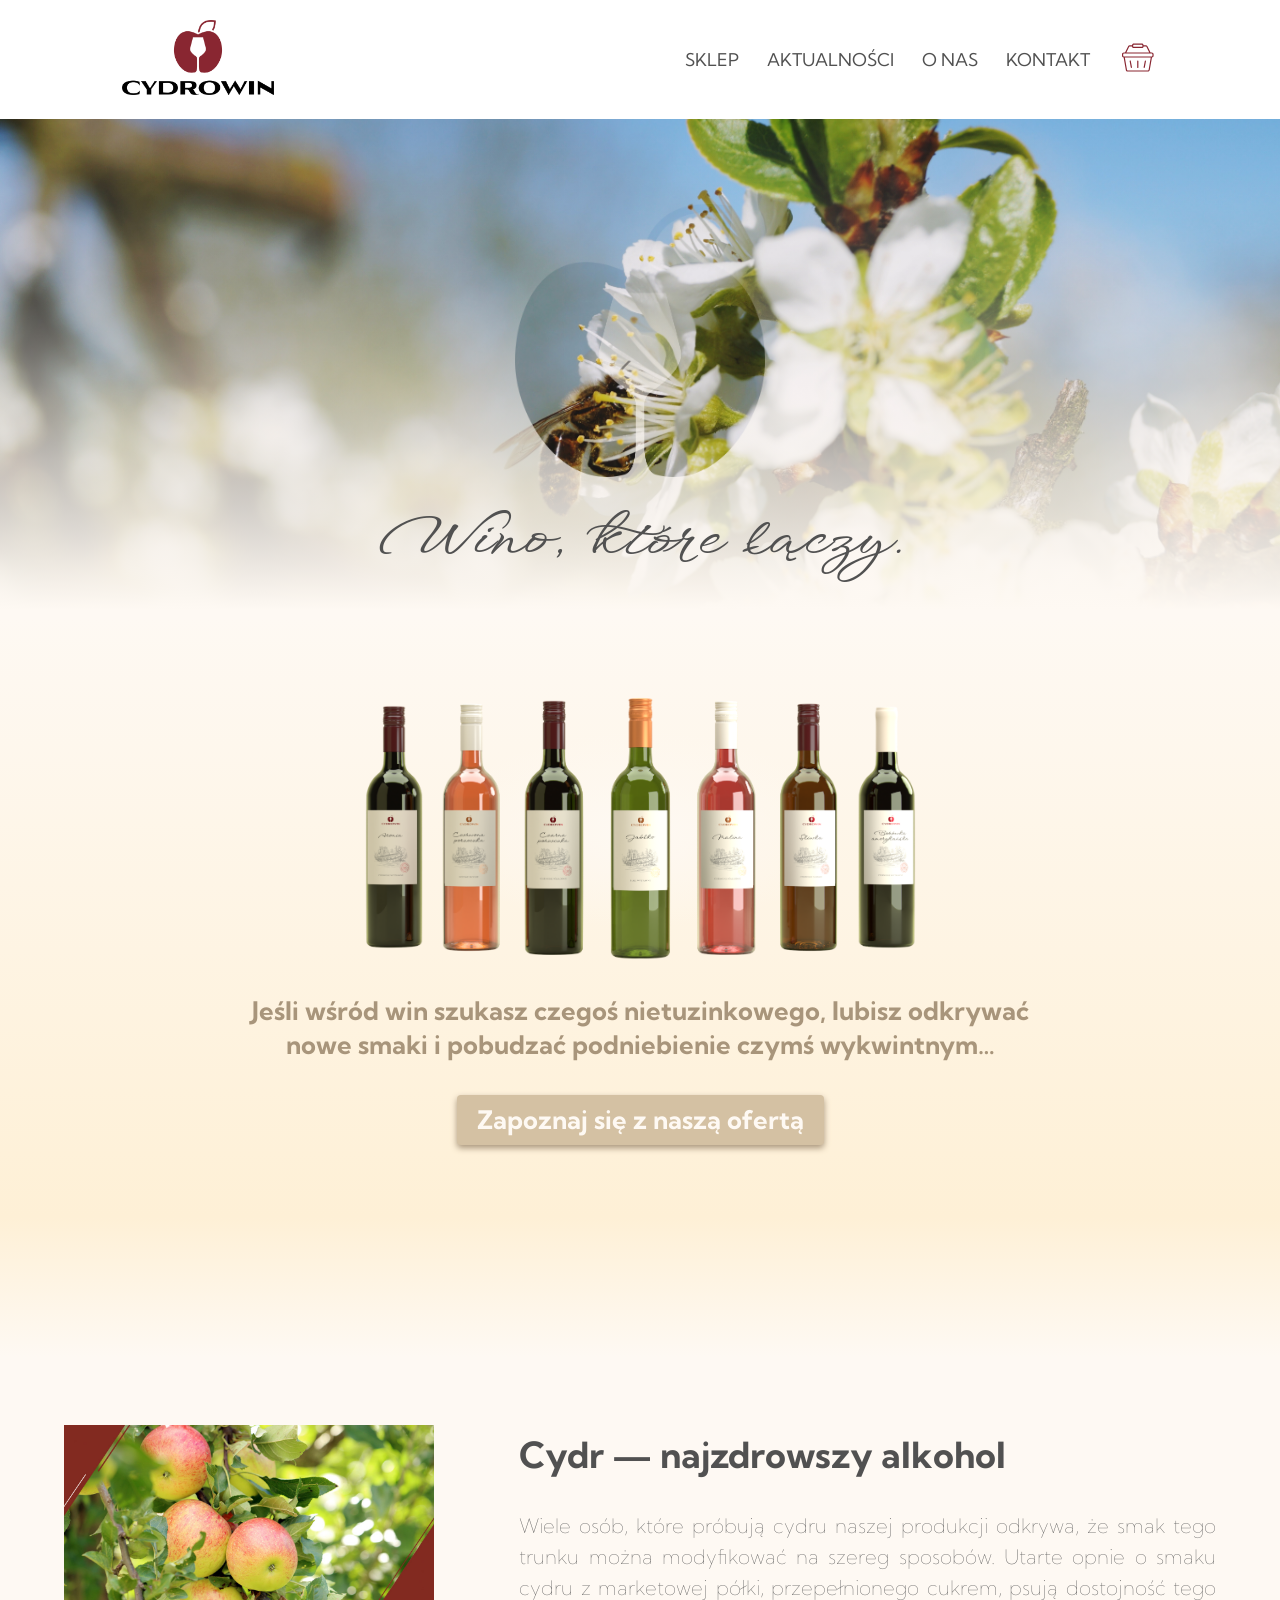
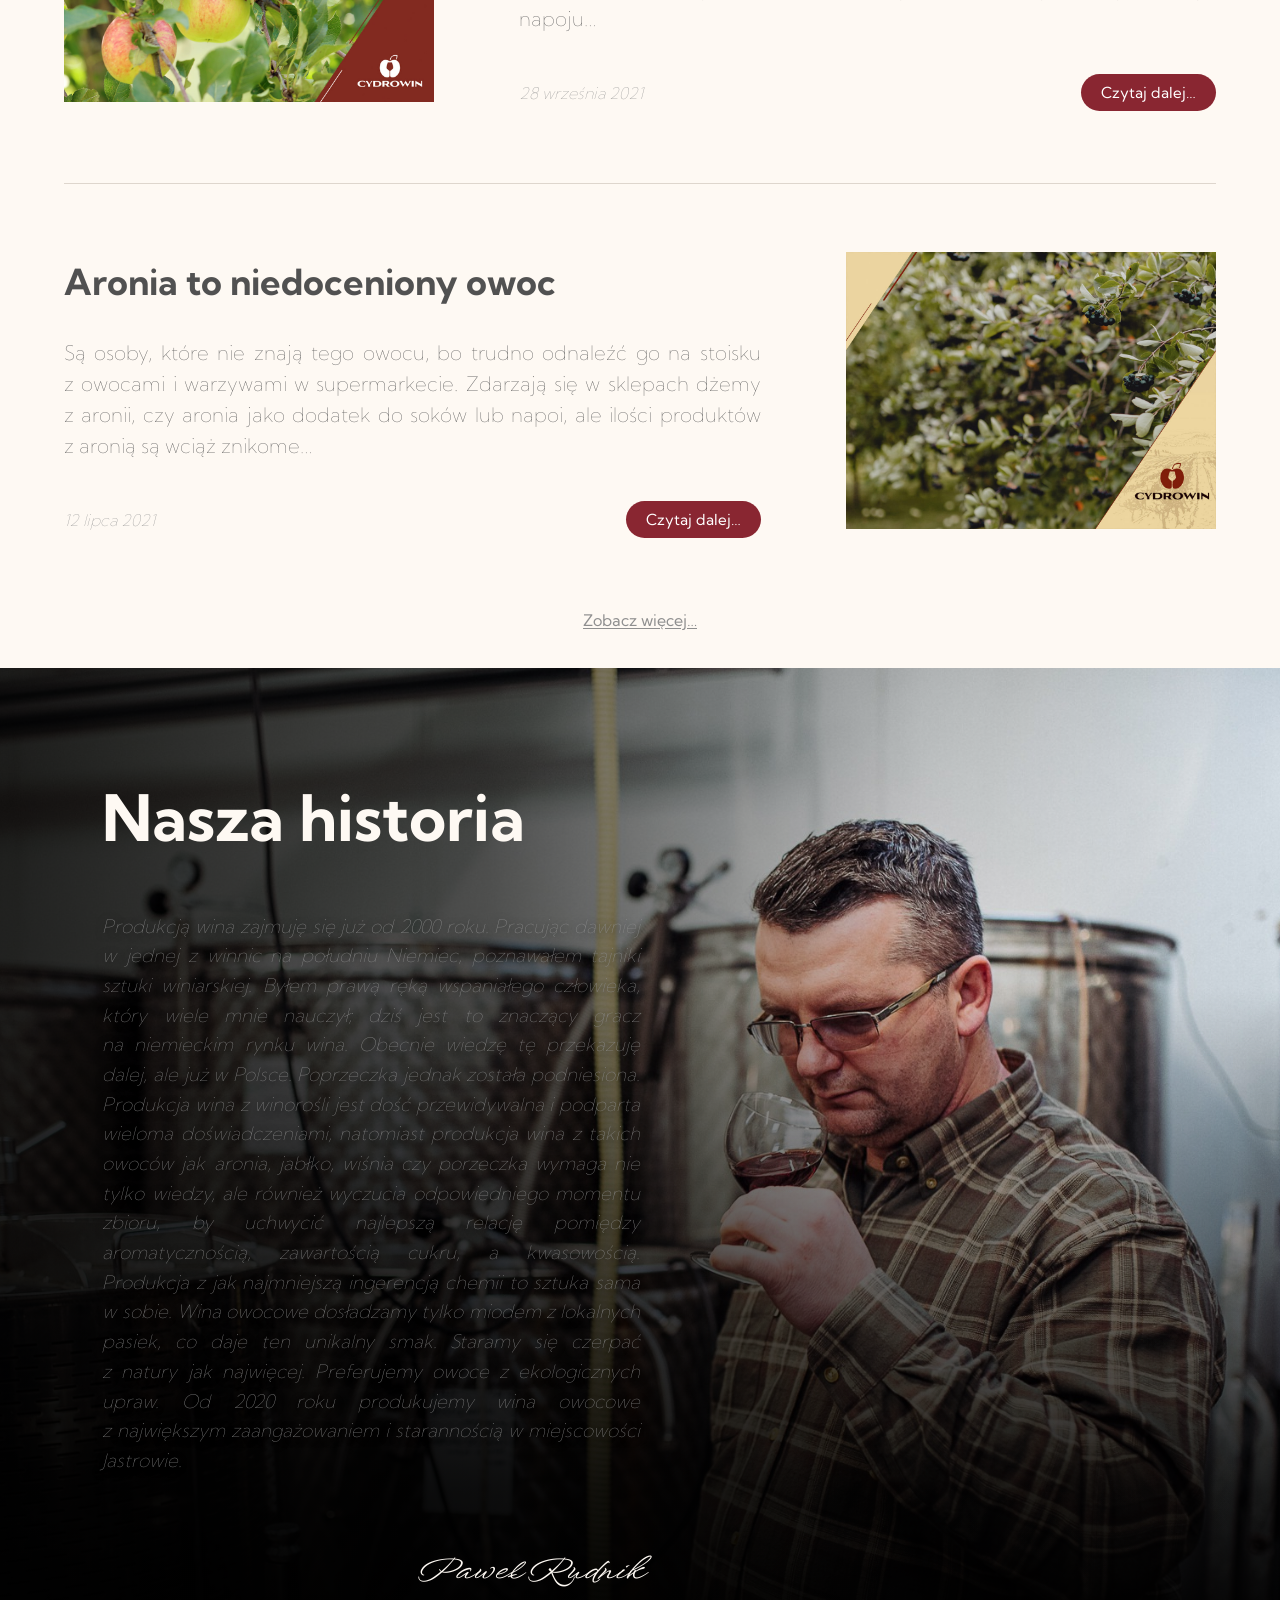
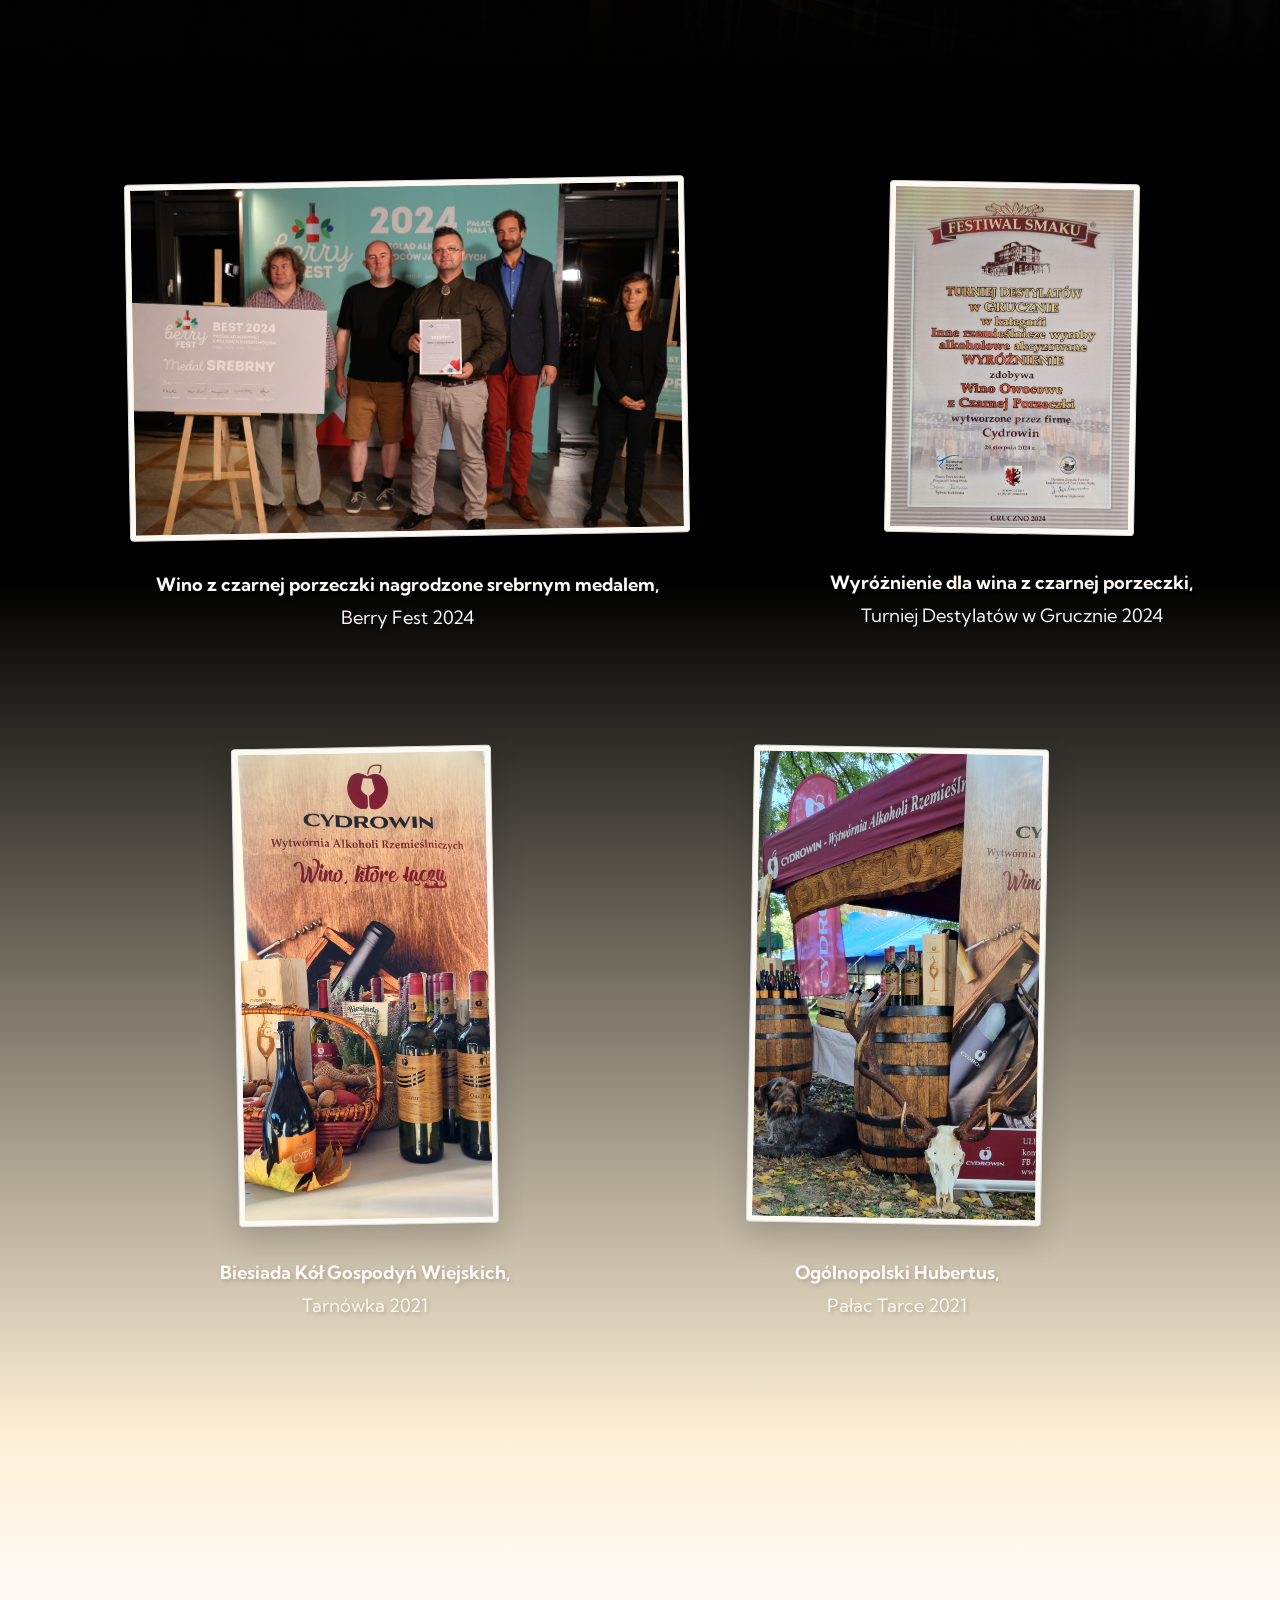
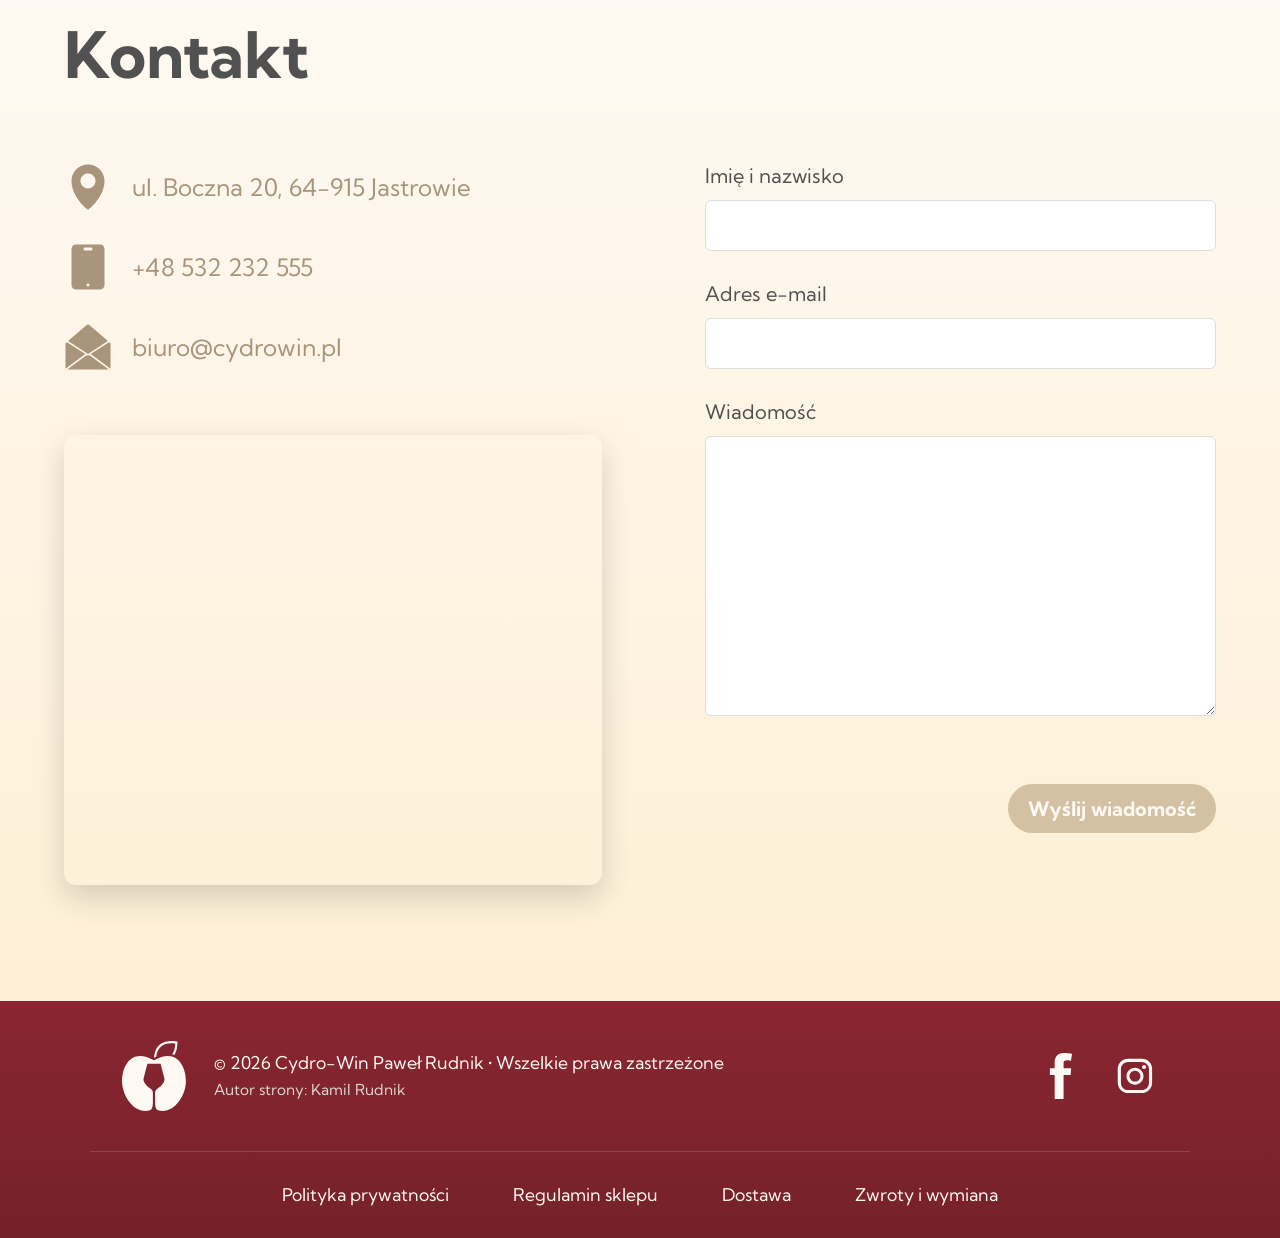
<file: index.html>
<!doctype html>
<html lang="pl">

<head>
    <meta charset="utf-8">
    <meta name="viewport" content="width=device-width, initial-scale=1">
    <title>Cydrowin</title>
    <meta name="description"
        content="Rzemieślnicze wina owocowe i cydr produkowane lokalnie. Zapoznaj się z ofertą i zamów online.">
    <meta name="author" content="Kamil Rudnik">
    <meta name="keywords" content="wino, wina, cydr, owocowe, lokalne, rzemieślnicze, kraftowe">
    <meta property="og:title" content="Cydro-Win Paweł Rudnik">
    <meta property="og:description" content="Rzemieślnicze wina owocowe i cydr produkowane lokalnie.">
    <meta property="og:image" content="assets/logo-kolor.jpg">
    <link rel="icon" href="assets/symbol-kolor.png">
    <link rel="preload" as="image" href="assets/pszczolka.jpg" fetchpriority="high">
    <link rel="preload" as="image" href="assets/szef.jpg">
    <link rel="preload" as="image" href="assets/jablka.jpg">
    <link rel="preload" as="image" href="assets/beczka.jpg">
    <link rel="preload" as="image" href="assets/sad.jpg">
    <link rel="stylesheet" href="style.css">
    <link rel="stylesheet" href="https://fonts.googleapis.com/css?family=Kumbh Sans">
    <link rel="stylesheet" href="https://fonts.googleapis.com/css2?family=WindSong:wght@400;500&display=swap">
</head>

<body>
    <header>
        <div class="container header-inner">
            <div class="brand">
                <a href="index.html">
                    <img src="assets/logo-kolor.png" alt="Logo Cydrowin" height="75" style="padding-inline: 2rem">
                </a>
            </div>

            <nav id="main-nav">
                <ul>
                    <li><a href="sklep.html">SKLEP</a></li>
                    <li><a href="#aktualnosci">AKTUALNOŚCI</a></li>
                    <li><a href="#o-nas">O NAS</a></li>
                    <li><a href="#kontakt">KONTAKT</a></li>
                    <li>
                        <svg class="basket" xmlns="http://www.w3.org/2000/svg" viewBox="0 0 100 100">
                            <path
                                d="M86 40.5C86 39.6716 85.3284 39 84.5 39H14.5C13.6716 39 13 39.6716 13 40.5V44.5C13 45.3284 13.6716 46 14.5 46H84.5C85.3284 46 86 45.3284 86 44.5V40.5ZM22.54 79.7607L22.5693 79.8926C22.7446 80.5405 23.3343 80.9998 24.0166 81H74.9834C75.7111 80.9998 76.3334 80.4774 76.46 79.7607L81.8887 49H17.1113L22.54 79.7607ZM30.2236 56.0254C30.9869 55.8823 31.7236 56.345 31.9385 57.0742L31.9746 57.2236L34.9746 73.2236L34.9951 73.376C35.0589 74.1335 34.5396 74.8315 33.7764 74.9746C33.0131 75.1177 32.2764 74.655 32.0615 73.9258L32.0254 73.7764L29.0254 57.7764L29.0049 57.624C28.9411 56.8665 29.4604 56.1685 30.2236 56.0254ZM48 73.5V57.5C48 56.6716 48.6716 56 49.5 56C50.3284 56 51 56.6716 51 57.5V73.5C51 74.3284 50.3284 75 49.5 75C48.6716 75 48 74.3284 48 73.5ZM67.0254 57.2236C67.1781 56.4094 67.9622 55.8728 68.7764 56.0254C69.5906 56.1781 70.1272 56.9622 69.9746 57.7764L66.9746 73.7764C66.8219 74.5906 66.0378 75.1272 65.2236 74.9746C64.4094 74.8219 63.8728 74.0378 64.0254 73.2236L67.0254 57.2236ZM29.3545 21C28.8575 21 28.3975 21.2458 28.1201 21.6475L28.0127 21.8291L20.9277 36H78.0723L70.9873 21.8291C70.7332 21.321 70.2136 21 69.6455 21H63.9717C63.7229 23.2499 61.8162 25 59.5 25H39.5C37.1838 25 35.2771 23.2499 35.0283 21H29.3545ZM39.5 17C38.6716 17 38 17.6716 38 18.5V20.5C38 21.3284 38.6716 22 39.5 22H59.5C60.3284 22 61 21.3284 61 20.5V18.5C61 17.6716 60.3284 17 59.5 17H39.5ZM89 44.5C89 46.8373 87.2179 48.757 84.9385 48.9775L79.415 80.2822C79.0355 82.4324 77.1668 83.9998 74.9834 84H24.0166C21.9012 83.9998 20.0815 82.5285 19.625 80.4814L19.585 80.2822L14.0605 48.9775C11.7816 48.7566 10 46.837 10 44.5V40.5C10 38.0147 12.0147 36 14.5 36H17.5723L25.3291 20.4873L25.4814 20.208C26.287 18.8462 27.7567 18 29.3545 18H35.0283C35.2771 15.7501 37.1838 14 39.5 14H59.5C61.8162 14 63.7229 15.7501 63.9717 18H69.6455C71.3499 18 72.9086 18.9629 73.6709 20.4873L81.4277 36H84.5C86.9853 36 89 38.0147 89 40.5V44.5Z">
                            </path>
                        </svg>
                    </li>
                </ul>
            </nav>
        </div>
    </header>

    <main>
        <div class="hero">
            <div class="hero-image"></div>
            <h1>Wino, które łączy.</h1>
        </div>
        <section class="start" aria-label="Zaproszenie do sklepu">
            <div class="start-content">
                <img src="assets/wina.png" alt="Wina" height="288">
                <h1>Jeśli wśród win szukasz czegoś nietuzinkowego, lubisz odkrywać nowe smaki i&nbsp;pobudzać
                    podniebienie czymś wykwintnym…</h1>
                <a href="sklep.html" class="button"><strong><span>Zapoznaj się</span> <span
                            class="start-button-line">z&nbsp;naszą ofertą</span></strong></a>
            </div>
        </section>
        <div class="transition"></div>
        <section class="news" id="aktualnosci">
            <div class="news-list">
                <article class="news-card">
                    <div class="news-card__media">
                        <img class="news-card__frame" src="assets/jablko_ramka.png" alt="">
                        <img class="news-card__image" src="assets/jablko.jpg" alt="Cydr — najzdrowszy alkohol">
                    </div>
                    <div class="news-card__body">
                        <div class="news-card__copy">
                            <h2>Cydr — najzdrowszy alkohol</h2>
                            <p>Wiele osób, które próbują cydru naszej produkcji odkrywa, że&nbsp;smak tego trunku można
                                modyfikować na&nbsp;szereg sposobów. Utarte opnie o&nbsp;smaku cydru z&nbsp;marketowej
                                półki,
                                przepełnionego cukrem, psują dostojność tego napoju…</p>
                        </div>
                        <div class="news-card__footer">
                            <time datetime="2021-09-28">28 września 2021</time>
                            <button class="button news-card__button" type="button">Czytaj dalej…</button>
                        </div>
                    </div>
                </article>

                <hr class="news-separator">

                <article class="news-card news-card--reverse">
                    <div class="news-card__media">
                        <img class="news-card__frame" src="assets/aronia_ramka.png" alt="">
                        <img class="news-card__image" src="assets/aronia.jpg" alt="Aronia to niedoceniony owoc">
                    </div>
                    <div class="news-card__body">
                        <div class="news-card__copy">
                            <h2>Aronia to niedoceniony owoc</h2>
                            <p>Są osoby, które nie znają tego owocu, bo&nbsp;trudno odnaleźć go na&nbsp;stoisku
                                z&nbsp;owocami
                                i&nbsp;warzywami w&nbsp;supermarkecie. Zdarzają się w&nbsp;sklepach dżemy z&nbsp;aronii,
                                czy&nbsp;aronia jako
                                dodatek do&nbsp;soków lub&nbsp;napoi, ale ilości produktów z&nbsp;aronią są wciąż
                                znikome…
                            </p>
                        </div>
                        <div class="news-card__footer">
                            <time datetime="2021-07-12">12 lipca 2021</time>
                            <button class="button news-card__button" type="button">Czytaj dalej…</button>
                        </div>
                    </div>
                </article>
            </div>
            <div class="seeMore">
                <a href="#aktualnosci">Zobacz więcej…</a>
            </div>
        </section>
        <section class="about" id="o-nas">
            <div class="about-image"></div>
            <div class="gradient"></div>
            <div class="about-content-frame">
                <div class="about-content">
                    <h1>Nasza historia</h1>
                    <p class="story">Produkcją wina zajmuję się już od&nbsp;2000 roku. Pracując dawniej w&nbsp;jednej
                        z&nbsp;winnic na&nbsp;południu Niemiec, poznawałem tajniki sztuki winiarskiej. Byłem prawą
                        ręką wspaniałego człowieka, który wiele mnie nauczył; dziś jest to&nbsp;znaczący gracz
                        na&nbsp;niemieckim rynku wina. Obecnie wiedzę&nbsp;tę przekazuję dalej, ale już
                        w&nbsp;Polsce. Poprzeczka jednak została podniesiona. Produkcja wina z&nbsp;winorośli jest
                        dość
                        przewidywalna
                        i&nbsp;podparta wieloma doświadczeniami, natomiast produkcja wina z&nbsp;takich owoców jak
                        aronia, jabłko,
                        wiśnia czy
                        porzeczka wymaga nie tylko wiedzy, ale również wyczucia odpowiedniego momentu zbioru, by
                        uchwycić najlepszą
                        relację pomiędzy aromatycznością, zawartością cukru, a&nbsp;kwasowością. Produkcja z&nbsp;jak
                        najmniejszą
                        ingerencją chemii to&nbsp;sztuka sama w&nbsp;sobie. Wina owocowe dosładzamy tylko miodem
                        z&nbsp;lokalnych pasiek,
                        co
                        daje ten unikalny smak. Staramy się czerpać z&nbsp;natury jak&nbsp;najwięcej. Preferujemy owoce
                        z&nbsp;ekologicznych
                        upraw. Od&nbsp;2020 roku produkujemy wina owocowe z&nbsp;największym zaangażowaniem
                        i&nbsp;starannością
                        w&nbsp;miejscowości
                        Jastrowie.</p>
                    <p class="signature">Paweł Rudnik</p>
                </div>
            </div>
        </section>
        <section class="gallery">
            <div class="pair-of-photos" style="max-width: 1375px">
                <div class="described-photo reveal-up">
                    <img class="photo left-photo" src="assets/srebro.jpg">
                    <p class="description"><b>Wino z&nbsp;czarnej porzeczki nagrodzone srebrnym medalem,</b> </br>Berry
                        Fest
                        2024</p>
                </div>
                <div class="described-photo reveal-up">
                    <img class="photo right-photo" src="assets/wyroznienie.jpg">
                    <p class="description"><b>Wyróżnienie dla wina z&nbsp;czarnej porzeczki,</b> </br>Turniej Destylatów
                        w&nbsp;Grucznie 2024</p>
                </div>
            </div>
            <div class="pair-of-photos" style="max-width: 1000px">
                <div class="described-photo reveal-up">
                    <img class="photo left-photo" src="assets/tarnowka.jpg">
                    <p class="description"><b>Biesiada Kół Gospodyń Wiejskich,</b> </br>Tarnówka 2021</p>
                </div>
                <div class="described-photo reveal-up">
                    <img class="photo right-photo" src="assets/tarce.jpg">
                    <p class="description"><b>Ogólnopolski Hubertus,</b> </br>Pałac Tarce 2021</p>
                </div>
            </div>
        </section>
        <div class="transition"></div>
        <section class="contact" id="kontakt">
            <div class="contact-inner">
                <h1>Kontakt</h1>
                <div class="contact-content">
                    <div class="informations contact-details">
                        <div class="information">
                            <svg class="contact-icon" width="48px" height="48px" viewBox="0 0 8.4666669 8.4666669">
                                <g transform="translate(0,-288.53332)">
                                    <path fill="currentColor"
                                        d="m 15.996094,0.99609375 c -6.0632836,0 -10.9980445,4.93673065 -10.9980471,11.00000025 -3.8e-6,10.668737 10.3789061,18.779297 10.3789061,18.779297 0.364612,0.290384 0.881482,0.290384 1.246094,0 0,0 10.380882,-8.11056 10.380859,-18.779297 C 27.003893,5.9328244 22.059377,0.99609375 15.996094,0.99609375 Z m 0,6.00195315 c 2.749573,0 5.00585,2.2484784 5.005859,4.9980471 C 21.001971,14.7457 18.745685,17 15.996094,17 c -2.749591,0 -4.998064,-2.2543 -4.998047,-5.003906 9e-6,-2.7495687 2.248474,-4.9980471 4.998047,-4.9980471 z"
                                        transform="matrix(0.26458333,0,0,0.26458333,0,288.53332)">
                                    </path>
                                </g>
                            </svg>
                            <p>ul. Boczna 20, 64-915 Jastrowie</p>
                        </div>
                        <div class="information">
                            <svg class="contact-icon" width="48px" height="48px" viewBox="0 0 8.4666669 8.4666669">
                                <g transform="translate(0,-288.53332)">
                                    <path fill="currentColor"
                                        d="M 8 1 C 6.3552929 1 5 2.3553008 5 4 L 5 28 C 5 29.644699 6.3552929 31 8 31 L 24 31 C 25.644705 31 27 29.644699 27 28 L 27 4 C 27 2.3553008 25.644705 1 24 1 L 8 1 z M 14.003906 3 L 17.996094 3 A 1.000252 1.000252 0 1 1 17.996094 5 L 14.003906 5 A 1.000252 1.000252 0 1 1 14.003906 3 z M 16 27.005859 A 1.0000001 1.0000001 0 0 1 17 28.005859 A 1.0000001 1.0000001 0 0 1 16 29.005859 A 1.0000001 1.0000001 0 0 1 15 28.005859 A 1.0000001 1.0000001 0 0 1 16 27.005859 z"
                                        transform="matrix(0.26458333,0,0,0.26458333,0,288.53332)">
                                    </path>
                                </g>
                            </svg>
                            <p>+48 532 232 555</p>
                        </div>
                        <div class="information">
                            <svg class="contact-icon" width="48px" height="48px" viewBox="0 0 8.4666669 8.4666669"
                                xmlns="http://www.w3.org/2000/svg">
                                <g transform="translate(0,-288.53332)">
                                    <path fill="currentColor"
                                        d="M 1.9707031,13 C 1.4299152,13.015903 0.99982032,13.458978 1,14 L 1.0117187,30.523438 14.25,20.685547 2.5410156,13.158203 C 2.3712265,13.049137 2.1724146,12.993988 1.9707031,13 Z M 29.970703,13 C 29.788919,13.0052 29.612,13.05992 29.458984,13.158203 L 17.75,20.685547 31,30.523438 V 14 c 1.84e-4,-0.563907 -0.465631,-1.016463 -1.029297,-1 z M 15.146484,21.261719 2.1660156,31 H 29.832031 L 16.849609,21.265625 16,21.810547 Z"
                                        transform="matrix(0.26458333,0,0,0.26458333,0,288.53332)" />
                                    <path fill="currentColor"
                                        d="M 15.986328 1.0039062 C 15.751643 1.0080638 15.52191 1.0908076 15.347656 1.2402344 L 2.7089844 12.078125 L 16 20.623047 L 29.291016 12.078125 L 16.654297 1.2402344 C 16.460649 1.0741774 16.221013 0.99974869 15.986328 1.0039062 z"
                                        transform="matrix(0.26458333,0,0,0.26458333,0,288.53332)" />
                                </g>
                            </svg>
                            <p>biuro@cydrowin.pl</p>
                        </div>
                        <section class="contact-form">
                            <div class="map">
                                <iframe
                                    src="https://www.google.com/maps/embed?pb=!1m18!1m12!1m3!1d9509.908579330227!2d16.82267042744646!3d53.42417642484998!2m3!1f0!2f0!3f0!3m2!1i1024!2i768!4f13.1!3m3!1m2!1s0x4703d79f1374a7e1%3A0x80bd596307006a66!2sCydro-Win%20Pawe%C5%82%20Rudnik!5e0!3m2!1spl!2spl!4v1778421613093!5m2!1spl!2spl"
                                    allowfullscreen="" loading="lazy"
                                    referrerpolicy="no-referrer-when-downgrade"></iframe>
                            </div>
                        </section>
                    </div>
                    <div class="quick-message">
                        <form id="contact-form" action="#" method="post">
                            <label>
                                <p>Imię i nazwisko</p>
                                <input type="text" name="name">
                            </label>
                            <label>
                                <p>Adres e-mail</p>
                                <input type="email" name="email">
                            </label>
                            <label>
                                <p>Wiadomość</p>
                                <textarea name="message" rows="8"></textarea>
                            </label>
                            <button type="submit"><strong>Wyślij wiadomość</strong></button>
                        </form>
                    </div>
                </div>
            </div>
        </section>
    </main>

    <footer>
        <div class="container footer-main">
            <div class="footer-brand">
                <svg class="cydrowin-symbol" width="53px" height="58px" viewBox="0 0 376 412"
                    xmlns="http://www.w3.org/2000/svg">
                    <path fill="currentColor"
                        d="M 1587.65,32.8242 C 2285.13,-152.836 2818.03,672.703 2818.03,1315.49 c 0,696.55 -427.85,1489.04 -1408.58,924.44 C 428.73,2804.53 0.878906,2012.04 0.878906,1315.49 0.878906,672.621 533.902,-153.047 1231.48,32.8906 1353.44,64.3047 1361.21,299.566 1361.21,395.605 v 412.696 c 0,76.594 -26.76,124.625 -90.02,168.933 -132.94,93.126 -365.405,271.586 -318.135,467.616 51.555,213.99 108.535,426.43 166.555,638.42 193.23,0 386.44,0 579.66,0 58.02,-211.99 115.02,-424.43 166.56,-638.42 47.27,-196.03 -185.2,-374.49 -318.14,-467.616 -63.25,-44.308 -90.02,-92.339 -90.02,-168.933 V 395.605 c 0,-95.796 7.79,-331.8081 129.98,-362.7808 z M 2210.99,2503.13 c 84.67,115.18 130.41,274.37 137.75,476.91 -270.96,32.54 -477.42,-8.1 -618.09,-123.31 -118.99,-97.44 -193.22,-250.24 -222.02,-459.16 -32.49,-15.27 -68.36,-33.57 -102,-51.84 22.15,220.36 85.53,439.44 263.39,585.11 169.54,138.86 414.76,184.37 734.14,138.32 l 41.39,-5.97 -0.41,-41.74 c -2.3,-228.86 -48.46,-412.06 -139.09,-548.96 -30.54,12.19 -62.22,22.46 -95.06,30.64"
                        transform="matrix(0.13333333,0,0,-0.13333333,0,412)" />
                </svg>
                <div class="cydrowin-text">
                    <p>© 2026 Cydro-Win Paweł Rudnik • Wszelkie prawa zastrzeżone</p>
                    <small>Autor strony: Kamil Rudnik</small>
                </div>
            </div>
            <div class="footer-social">
                <div class="media-icon-field">
                    <a href="https://facebook.com/cydrowin" target="_blank">
                        <svg class="media-icon" width="36px" height="36px" viewBox="-337 273 123.5 256"
                            xmlns="http://www.w3.org/2000/svg">
                            <path fill="currentColor"
                                d="M-260.9,327.8c0-10.3,9.2-14,19.5-14c10.3,0,21.3,3.2,21.3,3.2l6.6-39.2c0,0-14-4.8-47.4-4.8c-20.5,0-32.4,7.8-41.1,19.3c-8.2,10.9-8.5,28.4-8.5,39.7v25.7H-337V396h26.5v133h49.6V396h39.3l2.9-38.3h-42.2V327.8z" />
                        </svg>
                    </a>
                </div>
                <div class="media-icon-field">
                    <a href="https://instagram.com/cydrowin" target="_blank">
                        <svg class="media-icon" width="46px" height="46px" viewBox="0 0 32 32"
                            xmlns="http://www.w3.org/2000/svg">
                            <path fill="currentColor"
                                d="M22.3,8.4c-0.8,0-1.4,0.6-1.4,1.4c0,0.8,0.6,1.4,1.4,1.4c0.8,0,1.4-0.6,1.4-1.4C23.7,9,23.1,8.4,22.3,8.4z" />
                            <path fill="currentColor"
                                d="M16,10.2c-3.3,0-5.9,2.7-5.9,5.9s2.7,5.9,5.9,5.9s5.9-2.7,5.9-5.9S19.3,10.2,16,10.2z M16,19.9c-2.1,0-3.8-1.7-3.8-3.8c0-2.1,1.7-3.8,3.8-3.8c2.1,0,3.8,1.7,3.8,3.8C19.8,18.2,18.1,19.9,16,19.9z" />
                            <path fill="currentColor"
                                d="M20.8,4h-9.5C7.2,4,4,7.2,4,11.2v9.5c0,4,3.2,7.2,7.2,7.2h9.5c4,0,7.2-3.2,7.2-7.2v-9.5C28,7.2,24.8,4,20.8,4z M25.7,20.8c0,2.7-2.2,5-5,5h-9.5c-2.7,0-5-2.2-5-5v-9.5c0-2.7,2.2-5,5-5h9.5c2.7,0,5,2.2,5,5V20.8z" />
                        </svg>
                    </a>
                </div>
            </div>
        </div>
        <nav class="container footer-subpages" aria-label="Linki w stopce">
            <a href="#polityka-prywatnosci">
                <p>Polityka prywatności</p>
            </a>
            <a href="#regulamin-sklepu">
                <p>Regulamin sklepu</p>
            </a>
            <a href="#dostawa">
                <p>Dostawa</p>
            </a>
            <a href="#zwroty-i-wymiana">
                <p>Zwroty i wymiana</p>
            </a>
        </nav>
    </footer>

    <script src="script.js"></script>
</body>

</html>
</file>
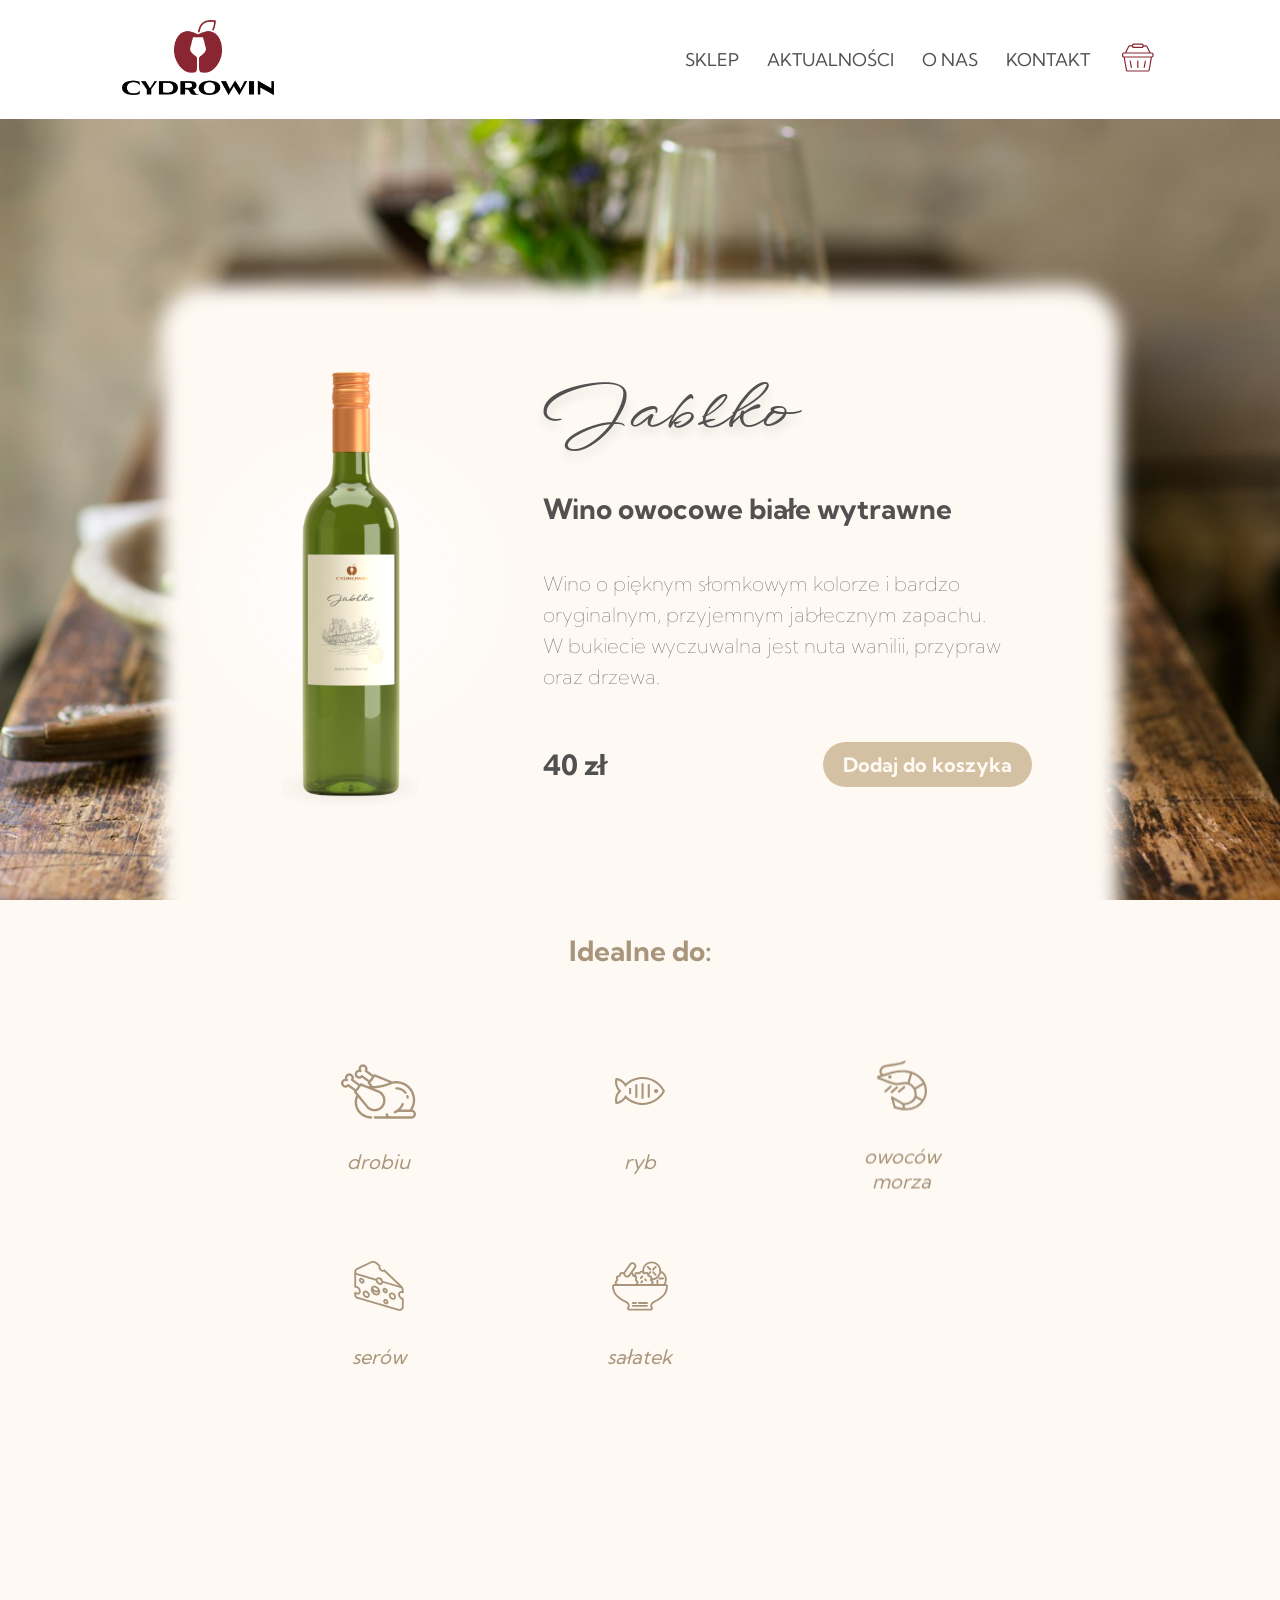
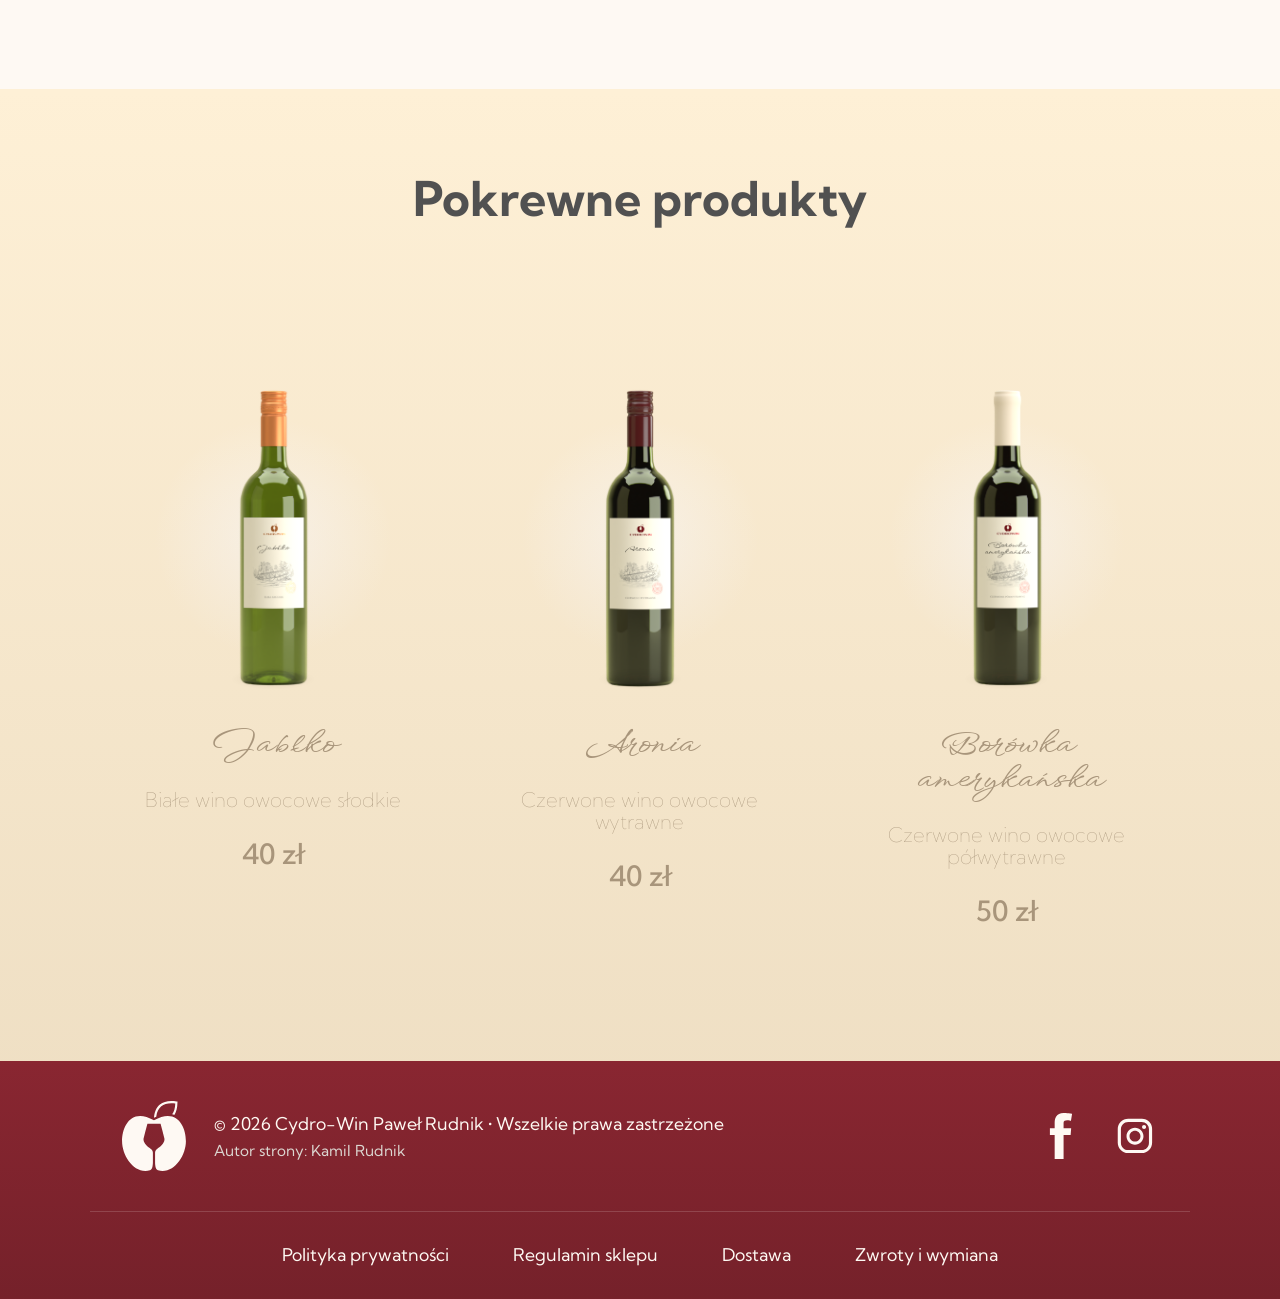
<file: jablko_wytrawne.html>
<!doctype html>
<html lang="pl">

<head>
    <meta charset="utf-8">
    <meta name="viewport" content="width=device-width, initial-scale=1.0">
    <title>Wino owocowe białe wytrawne • Jabłko</title>
    <link rel="icon" href="assets/symbol-kolor.png">
    <link rel="stylesheet" href="style.css">
    <link rel="stylesheet" href="https://fonts.googleapis.com/css?family=Kumbh Sans">
    <link rel="stylesheet" href="https://fonts.googleapis.com/css2?family=WindSong:wght@400;500&display=swap">
</head>

<body class="product-page">
    <header>
        <div class="container header-inner">
            <div class="brand">
                <a href="index.html">
                    <img src="assets/logo-kolor.png" alt="Logo Cydrowin" height="75" style="padding-inline: 2rem">
                </a>
            </div>

            <nav id="main-nav">
                <ul>
                    <li><a href="sklep.html">SKLEP</a></li>
                    <li><a href="index.html#aktualnosci">AKTUALNOŚCI</a></li>
                    <li><a href="index.html#o-nas">O NAS</a></li>
                    <li><a href="index.html#kontakt">KONTAKT</a></li>
                    <li>
                        <svg class="basket" xmlns="http://www.w3.org/2000/svg" viewBox="0 0 100 100">
                            <path
                                d="M86 40.5C86 39.6716 85.3284 39 84.5 39H14.5C13.6716 39 13 39.6716 13 40.5V44.5C13 45.3284 13.6716 46 14.5 46H84.5C85.3284 46 86 45.3284 86 44.5V40.5ZM22.54 79.7607L22.5693 79.8926C22.7446 80.5405 23.3343 80.9998 24.0166 81H74.9834C75.7111 80.9998 76.3334 80.4774 76.46 79.7607L81.8887 49H17.1113L22.54 79.7607ZM30.2236 56.0254C30.9869 55.8823 31.7236 56.345 31.9385 57.0742L31.9746 57.2236L34.9746 73.2236L34.9951 73.376C35.0589 74.1335 34.5396 74.8315 33.7764 74.9746C33.0131 75.1177 32.2764 74.655 32.0615 73.9258L32.0254 73.7764L29.0254 57.7764L29.0049 57.624C28.9411 56.8665 29.4604 56.1685 30.2236 56.0254ZM48 73.5V57.5C48 56.6716 48.6716 56 49.5 56C50.3284 56 51 56.6716 51 57.5V73.5C51 74.3284 50.3284 75 49.5 75C48.6716 75 48 74.3284 48 73.5ZM67.0254 57.2236C67.1781 56.4094 67.9622 55.8728 68.7764 56.0254C69.5906 56.1781 70.1272 56.9622 69.9746 57.7764L66.9746 73.7764C66.8219 74.5906 66.0378 75.1272 65.2236 74.9746C64.4094 74.8219 63.8728 74.0378 64.0254 73.2236L67.0254 57.2236ZM29.3545 21C28.8575 21 28.3975 21.2458 28.1201 21.6475L28.0127 21.8291L20.9277 36H78.0723L70.9873 21.8291C70.7332 21.321 70.2136 21 69.6455 21H63.9717C63.7229 23.2499 61.8162 25 59.5 25H39.5C37.1838 25 35.2771 23.2499 35.0283 21H29.3545ZM39.5 17C38.6716 17 38 17.6716 38 18.5V20.5C38 21.3284 38.6716 22 39.5 22H59.5C60.3284 22 61 21.3284 61 20.5V18.5C61 17.6716 60.3284 17 59.5 17H39.5ZM89 44.5C89 46.8373 87.2179 48.757 84.9385 48.9775L79.415 80.2822C79.0355 82.4324 77.1668 83.9998 74.9834 84H24.0166C21.9012 83.9998 20.0815 82.5285 19.625 80.4814L19.585 80.2822L14.0605 48.9775C11.7816 48.7566 10 46.837 10 44.5V40.5C10 38.0147 12.0147 36 14.5 36H17.5723L25.3291 20.4873L25.4814 20.208C26.287 18.8462 27.7567 18 29.3545 18H35.0283C35.2771 15.7501 37.1838 14 39.5 14H59.5C61.8162 14 63.7229 15.7501 63.9717 18H69.6455C71.3499 18 72.9086 18.9629 73.6709 20.4873L81.4277 36H84.5C86.9853 36 89 38.0147 89 40.5V44.5Z">
                            </path>
                        </svg>
                    </li>
                </ul>
            </nav>
        </div>
    </header>

    <main>
        <section class="product-page-content">
            <div class="product-main-informations">
                <div class="product-visual">
                    <img src="assets/jablko_wytrawne.png">
                    <div class="product-shadow"></div>
                </div>
                <div class="product-description">
                    <h1 class="title">Jabłko</h1>
                    <h2 class="subtitle">Wino owocowe białe wytrawne</h2>
                    <p class="text">
                        Wino o&nbsp;pięknym słomkowym kolorze i&nbsp;bardzo oryginalnym, przyjemnym jabłecznym zapachu.
                        W&nbsp;bukiecie wyczuwalna jest nuta wanilii, przypraw oraz drzewa.
                    </p>
                    <div class="purchase">
                        <h3 class="price">40 zł</h3>
                        <button><strong>Dodaj do koszyka</strong></button>
                    </div>
                </div>
            </div>
            <div class="recommendations">
                <div class="recommendations-title">Idealne do:</div>
                <div class="food-list">
                    <div class="food">
                        <div class="food-image">
                            <svg class="roasted-chicken" width="75px" height="75px" viewBox="0 0 512 512"
                                xmlns="http://www.w3.org/2000/svg">
                                <path fill="currentColor"
                                    d="M488.169,379.807c12.231-20.027,18.655-42.846,18.655-66.617c0-70.675-57.497-128.174-128.173-128.174 c-8.502,0-16.942,0.848-25.23,2.511c-3.245-1.498-6.577-2.767-9.949-3.768l-112.266-44.983c-3.43-1.374-7.356-0.253-9.542,2.726 l-1.079,1.469l-41.293-30.308c4.889-12.691,0.927-27.609-10.553-36.037c-5.341-3.919-11.658-5.992-18.267-5.992 c-9.813,0-19.133,4.719-24.935,12.621c-5.087,6.93-6.883,15.503-5.491,23.588c-8.283,1.099-15.89,5.54-20.885,12.346 c-10.083,13.739-7.109,33.119,6.629,43.202c5.342,3.92,11.659,5.993,18.269,5.993c7.048,0,13.842-2.434,19.261-6.735 l41.303,30.316l-0.846,1.151c-2.187,2.98-2.079,7.061,0.26,9.921l12.797,15.647c-3.29,0.237-6.587,0.62-9.881,1.149 l-48.914-19.599c-3.429-1.375-7.357-0.253-9.542,2.726l-1.078,1.469l-41.293-30.308c4.889-12.692,0.926-27.609-10.553-36.036 c-5.341-3.92-11.659-5.993-18.268-5.993c-9.813,0-19.135,4.719-24.935,12.622c-5.086,6.93-6.883,15.502-5.49,23.587 c-8.284,1.099-15.89,5.542-20.884,12.346c-4.885,6.655-6.886,14.813-5.633,22.974c1.252,8.161,5.606,15.344,12.261,20.227 c5.342,3.92,11.659,5.993,18.27,5.993c7.047,0,13.842-2.434,19.26-6.735l41.303,30.316l-0.846,1.151 c-2.186,2.98-2.079,7.061,0.26,9.921l13.551,16.567c-7.369,15.133-11.255,31.887-11.255,48.804 c0,61.478,50.016,111.495,111.495,111.495c4.473,0,8.1-3.626,8.1-8.1c0-4.474-3.627-8.1-8.1-8.1 c-52.546,0-95.294-42.749-95.294-95.294c0-11.909,2.244-23.726,6.552-34.746l49.513,60.538 c3.635,5.954,8.101,11.369,13.28,16.105c0.024,0.023,0.049,0.044,0.075,0.067l0.001,0.001c0.089,0.081,0.181,0.154,0.27,0.234 c1.909,1.726,3.89,3.356,5.903,4.832c0.92,0.676,1.857,1.323,2.8,1.953c0.287,0.192,0.58,0.375,0.869,0.563 c0.673,0.435,1.35,0.862,2.034,1.274c0.33,0.2,0.662,0.395,0.995,0.59c0.684,0.398,1.374,0.784,2.068,1.16 c0.307,0.166,0.612,0.337,0.921,0.498c0.906,0.474,1.819,0.93,2.741,1.364c0.093,0.044,0.184,0.093,0.278,0.136 c0.992,0.463,1.996,0.899,3.006,1.317c0.382,0.158,0.768,0.303,1.151,0.456c0.633,0.249,1.267,0.494,1.906,0.726 c0.472,0.172,0.946,0.336,1.42,0.498c0.548,0.186,1.097,0.363,1.649,0.536c0.528,0.166,1.056,0.333,1.589,0.486 c0.462,0.134,0.928,0.254,1.392,0.378c2.283,0.612,4.592,1.115,6.926,1.506c0.251,0.042,0.501,0.087,0.753,0.126 c0.785,0.123,1.574,0.231,2.364,0.328c0.239,0.029,0.477,0.057,0.716,0.084c0.822,0.094,1.646,0.178,2.472,0.244 c0.135,0.011,0.27,0.017,0.405,0.028c2.295,0.171,4.603,0.239,6.921,0.197c0.625-0.011,1.25-0.029,1.873-0.056 c0.396-0.017,0.791-0.03,1.187-0.053c0.922-0.054,1.84-0.13,2.757-0.218c0.395-0.038,0.791-0.08,1.186-0.124 c0.835-0.094,1.666-0.199,2.496-0.321c0.193-0.028,0.387-0.045,0.58-0.074c0.373-0.057,0.74-0.135,1.11-0.198 c0.406-0.069,0.811-0.14,1.216-0.217c15.691-2.906,29.768-10.609,40.583-22.102c0.159-0.167,0.316-0.335,0.474-0.503 c0.394-0.427,0.787-0.852,1.172-1.29c0.597-0.674,1.182-1.361,1.755-2.057c0.186-0.226,0.367-0.455,0.551-0.684 c0.671-0.835,1.329-1.679,1.966-2.546c11.79-16.063,16.62-35.757,13.597-55.454c-3.022-19.695-13.532-37.036-29.593-48.824 c-1.44-1.057-2.943-2.077-4.487-3.046c-0.833-0.959-1.891-1.72-3.101-2.205l-2.603-1.043c-0.177-0.091-0.359-0.171-0.537-0.259 c-1.462-0.734-2.951-1.414-4.458-2.051c-2.538-1.072-5.126-2.021-7.754-2.8l-26.692-10.695c0.025-0.001,0.058-0.002,0.083-0.003 c0.309-0.01,0.642-0.022,1.011-0.036c0.024-0.001,0.049-0.002,0.072-0.003c0.375-0.014,0.785-0.031,1.218-0.051 c0.044-0.002,0.084-0.003,0.13-0.005c0.432-0.019,0.896-0.041,1.383-0.066c0.077-0.004,0.151-0.008,0.23-0.012 c0.489-0.025,1.004-0.053,1.545-0.084c0.082-0.004,0.164-0.01,0.246-0.014c0.558-0.032,1.139-0.068,1.75-0.107 c0.07-0.004,0.141-0.01,0.213-0.014c1.293-0.084,2.694-0.185,4.199-0.303c0.066-0.005,0.129-0.01,0.195-0.015 c0.723-0.057,1.471-0.121,2.239-0.187c0.113-0.01,0.226-0.019,0.34-0.029c0.761-0.067,1.544-0.138,2.348-0.215 c0.122-0.012,0.245-0.024,0.367-0.036c0.815-0.078,1.65-0.161,2.507-0.25c0.111-0.012,0.225-0.024,0.337-0.036 c0.892-0.093,1.802-0.191,2.736-0.296c0.036-0.004,0.071-0.009,0.107-0.012c0.943-0.106,1.907-0.219,2.89-0.338 c0.07-0.009,0.138-0.016,0.208-0.025c0.956-0.117,1.934-0.24,2.926-0.369c0.148-0.019,0.294-0.038,0.442-0.057 c0.968-0.127,1.952-0.26,2.951-0.401c0.171-0.024,0.342-0.048,0.514-0.072c1.008-0.143,2.028-0.291,3.065-0.446 c0.153-0.023,0.309-0.048,0.462-0.07c1.078-0.163,2.168-0.333,3.276-0.511c0.07-0.011,0.141-0.024,0.212-0.035 c1.124-0.181,2.264-0.372,3.416-0.569c0.071-0.012,0.14-0.024,0.212-0.036c1.135-0.195,2.287-0.401,3.448-0.613 c0.169-0.031,0.336-0.06,0.505-0.092c1.125-0.207,2.264-0.423,3.411-0.646c0.201-0.039,0.401-0.078,0.602-0.118 c1.148-0.226,2.305-0.458,3.473-0.7c0.188-0.039,0.377-0.079,0.566-0.119c1.204-0.252,2.417-0.511,3.641-0.781 c0.108-0.024,0.217-0.049,0.325-0.072c1.244-0.275,2.497-0.56,3.759-0.856c0.069-0.016,0.137-0.031,0.206-0.047 c1.263-0.297,2.536-0.606,3.816-0.922c0.173-0.043,0.346-0.085,0.518-0.129c1.234-0.308,2.477-0.627,3.724-0.955 c0.216-0.057,0.431-0.113,0.647-0.171c1.239-0.328,2.484-0.666,3.734-1.015c0.207-0.057,0.415-0.117,0.622-0.175 c1.28-0.36,2.563-0.728,3.851-1.109c0.137-0.04,0.273-0.082,0.41-0.123c1.335-0.397,2.673-0.805,4.016-1.225 c0.033-0.011,0.067-0.021,0.1-0.031c1.338-0.42,2.68-0.855,4.023-1.299c0.176-0.058,0.351-0.116,0.527-0.174 c1.285-0.428,2.574-0.869,3.862-1.321c0.221-0.078,0.443-0.154,0.664-0.233c1.277-0.451,2.555-0.914,3.833-1.388 c0.216-0.08,0.432-0.161,0.648-0.242c1.3-0.487,2.601-0.984,3.9-1.495c0.158-0.062,0.315-0.126,0.473-0.188 c1.368-0.542,2.736-1.094,4.101-1.664c0.108-0.045,0.213-0.092,0.319-0.14c1.74-0.816,3.554-1.605,5.545-2.411 c0.104-0.041,0.205-0.085,0.307-0.131l0.636-0.286c2.104-0.962,4.107-1.682,5.956-2.138c0.185-0.045,0.367-0.098,0.549-0.157 c1.115-0.361,2.237-0.69,3.36-1.015c2.147-0.615,4.37-1.186,6.661-1.699c0.008-0.001,0.013-0.004,0.021-0.006 c8.01-1.791,16.193-2.715,24.445-2.715c61.742,0,111.973,50.231,111.973,111.974c0,23.911-7.428,46.721-21.482,65.964 c-0.035,0.048-0.063,0.099-0.097,0.148h-61.982c15.958-16.97,21.367-33.047,21.698-34.071c1.376-4.243-0.942-8.786-5.181-10.179 c-4.236-1.389-8.81,0.919-10.219,5.152c-0.108,0.322-11.141,32.346-49.16,50.49c-4.037,1.927-5.748,6.762-3.821,10.799 c1.389,2.912,4.292,4.613,7.315,4.613c1.17,0,2.359-0.255,3.484-0.792c6.285-2.999,11.91-6.322,16.977-9.813 c0.008,0,0.015,0.001,0.024,0.001h94.609c7.176,0,13.012,5.837,13.012,13.013v3.518c0,7.176-5.836,13.012-13.012,13.012H333.833 c-7.174,0-13.012-5.836-13.012-13.012c0-4.474-3.626-8.1-8.1-8.1c-4.474,0-8.1,3.626-8.1,8.1c0,4.722,1.133,9.181,3.131,13.132 h-76.235c-4.473,0-8.1,3.626-8.1,8.1c0,4.474,3.627,8.1,8.1,8.1h147.134c0.458,0,0.905-0.048,1.342-0.12h102.795 c16.107,0,29.212-13.105,29.212-29.212v-3.518C512,394.246,501.714,382.341,488.169,379.807z M194.207,178.908l-46.952-34.465 c-1.444-1.061-3.122-1.57-4.787-1.57c-2.49,0-4.95,1.146-6.536,3.308c-2.802,3.817-7.129,6.006-11.872,6.006 c-3.138,0-6.142-0.987-8.684-2.853c-6.537-4.797-7.952-14.02-3.155-20.556c2.798-3.812,7.122-5.998,11.863-5.998 c2.083,0,4.099,0.43,5.989,1.278c3.484,1.563,7.585,0.48,9.843-2.599c2.259-3.078,2.063-7.315-0.472-10.169 c-4.563-5.141-4.919-12.897-0.849-18.445c2.803-3.817,7.13-6.006,11.876-6.006c3.139,0,6.141,0.986,8.682,2.851 c6.537,4.8,7.951,14.022,3.154,20.559c-2.647,3.606-1.868,8.676,1.737,11.323l46.954,34.463L194.207,178.908z M101.043,240.364 l-46.951-34.463c-1.399-1.027-3.08-1.57-4.793-1.57c-0.408,0-0.82,0.031-1.228,0.094c-2.123,0.325-4.031,1.482-5.302,3.214 c-2.802,3.817-7.128,6.006-11.871,6.006c-3.138,0-6.142-0.986-8.685-2.853c-3.167-2.324-5.239-5.741-5.834-9.625 c-0.595-3.883,0.356-7.764,2.681-10.932c2.797-3.811,7.122-5.998,11.862-5.998c2.083,0,4.098,0.43,5.988,1.278 c3.482,1.562,7.584,0.481,9.843-2.599c2.259-3.077,2.063-7.314-0.472-10.169c-4.562-5.141-4.918-12.898-0.848-18.445 c2.802-3.818,7.13-6.007,11.875-6.007c3.137,0,6.14,0.986,8.682,2.852c6.537,4.798,7.952,14.021,3.155,20.557 c-1.271,1.731-1.803,3.898-1.476,6.021c0.325,2.123,1.482,4.031,3.213,5.302l46.954,34.464L101.043,240.364z M244.643,260.403 c0.246,0.099,0.497,0.186,0.752,0.259c3.632,1.055,7.185,2.48,10.558,4.233c0.235,0.122,0.475,0.233,0.721,0.332l0.59,0.238 c0.34,0.28,0.705,0.534,1.093,0.758c1.849,1.07,3.633,2.235,5.306,3.464c12.573,9.227,20.802,22.802,23.167,38.22 c2.365,15.418-1.415,30.836-10.643,43.411c-0.652,0.889-1.331,1.752-2.029,2.597c-0.127,0.156-0.261,0.303-0.39,0.458 c-0.623,0.739-1.258,1.466-1.915,2.17c-0.058,0.063-0.118,0.125-0.176,0.188c-8.556,9.089-19.857,15.214-32.1,17.469 c-0.158,0.028-0.314,0.057-0.473,0.084c-0.893,0.157-1.793,0.288-2.695,0.404c-0.232,0.029-0.464,0.063-0.697,0.09 c-1.005,0.116-2.014,0.208-3.028,0.272c-0.066,0.004-0.132,0.012-0.198,0.016c-1.139,0.068-2.284,0.103-3.431,0.103 c-1.47,0-2.931-0.059-4.384-0.167c-0.116-0.009-0.231-0.014-0.346-0.024c-0.637-0.051-1.272-0.117-1.906-0.188 c-0.2-0.023-0.4-0.046-0.599-0.07c-0.608-0.076-1.214-0.159-1.817-0.253c-0.214-0.034-0.427-0.071-0.64-0.108 c-1.799-0.301-3.578-0.691-5.333-1.159c-0.383-0.103-0.769-0.202-1.15-0.312c-0.406-0.118-0.808-0.245-1.211-0.372 c-0.443-0.139-0.885-0.281-1.325-0.431c-0.364-0.124-0.728-0.251-1.09-0.381c-0.507-0.184-1.011-0.377-1.513-0.576 c-0.296-0.117-0.593-0.229-0.887-0.351c-0.792-0.327-1.578-0.669-2.355-1.032c-0.071-0.034-0.143-0.071-0.214-0.105 c-0.723-0.341-1.439-0.698-2.148-1.069c-0.243-0.128-0.483-0.261-0.725-0.392c-0.542-0.293-1.08-0.594-1.614-0.905 c-0.262-0.153-0.524-0.308-0.784-0.464c-0.532-0.322-1.059-0.653-1.584-0.992c-0.229-0.149-0.461-0.294-0.689-0.446 c-0.739-0.492-1.47-0.999-2.19-1.527c-1.654-1.214-3.292-2.559-4.87-3.999c-0.011-0.01-0.022-0.019-0.032-0.029 c-4.17-3.812-7.747-8.186-10.632-12.998c-0.202-0.337-0.428-0.659-0.677-0.963l-58.011-70.929 c-0.002-0.003-0.005-0.005-0.008-0.009l-12.931-15.81l1.915-2.609c0.003-0.003,0.006-0.008,0.009-0.011l26.376-35.935 c0.002-0.003,0.004-0.006,0.005-0.009l2.15-2.929l45.157,18.093c0,0,0.002,0.001,0.003,0.001L244.643,260.403z M328.23,195.352 c-0.505,0.216-1.004,0.432-1.495,0.649c-0.156,0.069-0.312,0.137-0.465,0.206c-0.61,0.273-1.216,0.546-1.811,0.825 c-0.765,0.319-1.53,0.633-2.297,0.942c-0.087,0.036-0.174,0.069-0.261,0.104c-0.676,0.271-1.352,0.541-2.029,0.805 c-0.221,0.086-0.444,0.171-0.666,0.256c-0.545,0.211-1.091,0.422-1.637,0.629c-0.239,0.091-0.477,0.177-0.716,0.267 c-0.527,0.198-1.054,0.395-1.582,0.589c-0.271,0.099-0.543,0.195-0.814,0.294c-0.498,0.18-0.995,0.361-1.493,0.537 c-0.276,0.098-0.553,0.192-0.828,0.289c-0.49,0.172-0.981,0.344-1.471,0.513c-0.297,0.102-0.593,0.201-0.89,0.301 c-0.471,0.16-0.942,0.321-1.414,0.477c-0.302,0.1-0.605,0.198-0.907,0.297c-0.463,0.152-0.927,0.306-1.39,0.454 c-0.31,0.099-0.619,0.197-0.928,0.295c-0.457,0.146-0.915,0.292-1.372,0.434c-0.319,0.099-0.636,0.195-0.954,0.293 c-0.442,0.136-0.883,0.273-1.325,0.406c-0.348,0.105-0.696,0.207-1.043,0.311c-0.413,0.122-0.825,0.246-1.237,0.366 c-0.354,0.104-0.707,0.204-1.061,0.306c-0.406,0.117-0.811,0.234-1.216,0.349c-0.361,0.102-0.72,0.201-1.08,0.301 c-0.392,0.109-0.785,0.219-1.177,0.327c-0.377,0.104-0.753,0.204-1.13,0.306c-0.375,0.102-0.75,0.203-1.123,0.302 c-0.387,0.103-0.772,0.202-1.158,0.304c-0.359,0.094-0.718,0.188-1.076,0.281c-0.4,0.103-0.798,0.203-1.197,0.304 c-0.344,0.086-0.689,0.175-1.032,0.26c-0.407,0.102-0.811,0.2-1.216,0.299c-0.329,0.081-0.66,0.162-0.988,0.241 c-0.422,0.102-0.844,0.201-1.264,0.3c-0.31,0.073-0.621,0.148-0.93,0.219c-0.429,0.1-0.855,0.198-1.282,0.295 c-0.298,0.068-0.597,0.137-0.895,0.204c-0.434,0.098-0.865,0.193-1.296,0.288c-0.288,0.064-0.577,0.127-0.863,0.19 c-0.451,0.098-0.9,0.194-1.348,0.291c-0.258,0.055-0.517,0.111-0.775,0.165c-0.475,0.1-0.947,0.198-1.419,0.296 c-0.229,0.048-0.459,0.095-0.688,0.143c-0.486,0.099-0.969,0.197-1.45,0.293c-0.215,0.043-0.43,0.086-0.644,0.129 c-0.499,0.098-0.995,0.194-1.49,0.291c-0.189,0.037-0.379,0.073-0.567,0.109c-0.524,0.099-1.043,0.198-1.563,0.294 c-0.154,0.029-0.31,0.058-0.463,0.086c-0.54,0.099-1.076,0.197-1.61,0.293c-0.135,0.024-0.27,0.049-0.405,0.072 c-0.555,0.099-1.106,0.195-1.655,0.291c-0.106,0.018-0.213,0.037-0.319,0.055c-0.582,0.1-1.161,0.199-1.736,0.294 c-0.067,0.011-0.135,0.023-0.202,0.034c-0.604,0.1-1.202,0.199-1.797,0.294c-0.039,0.006-0.079,0.013-0.119,0.019 c-0.621,0.099-1.237,0.197-1.848,0.292c-0.012,0.002-0.024,0.003-0.036,0.005c-21.462,3.325-36.82,3.649-37.738,3.664h-3.843 l-16.956-20.732l5.378-7.328l22.92-31.227c0.001-0.001,0.002-0.003,0.003-0.004l2.154-2.934l97.521,39.076 C328.425,195.267,328.33,195.31,328.23,195.352z" />
                                <path fill="currentColor"
                                    d="M445.173,290.078c0.987,2.845,1.797,5.783,2.408,8.734c0.792,3.826,4.162,6.458,7.923,6.458 c0.544,0,1.098-0.056,1.651-0.171c4.38-0.907,7.196-5.195,6.288-9.574c-0.752-3.633-1.751-7.253-2.966-10.757 c-1.466-4.225-6.077-6.465-10.308-4.998C445.945,281.237,443.707,285.852,445.173,290.078z" />
                                <path fill="currentColor"
                                    d="M378.571,226.517c-4.474,0-8.1,3.627-8.1,8.1s3.626,8.1,8.1,8.1c22.057,0,42.432,10.042,55.9,27.552 c1.595,2.075,3.997,3.162,6.427,3.162c1.724,0,3.46-0.548,4.931-1.679c3.546-2.728,4.211-7.813,1.483-11.359 C430.754,238.863,405.699,226.517,378.571,226.517z" />
                            </svg>
                        </div>
                        <div class="food-name">drobiu</div>
                    </div>
                    <div class="food">
                        <div class="food-image">
                            <svg class="fish" width="50px" height="50px" viewBox="0 0 481.244 481.244"
                                xmlns="http://www.w3.org/2000/svg">
                                <path fill="currentColor"
                                    d="M478.894,236.05c-19.863-38.644-49.88-71.234-86.805-94.249c-37.975-23.669-81.812-36.18-126.772-36.18c-60.691,0-117.793,22.298-162.151,63.057c-20.423-29.236-52.57-48.743-88.216-52.987l-8.652-1.03l-2.205,8.429C1.377,133.472,0,144.211,0,155.011c0,31.792,12.143,62.445,33.623,85.611C12.143,263.788,0,294.441,0,326.233c0,10.8,1.377,21.539,4.092,31.92l2.205,8.429l8.652-1.03c35.646-4.244,67.793-23.75,88.216-52.987c44.358,40.759,101.46,63.057,162.151,63.057c44.961,0,88.798-12.511,126.772-36.18c36.925-23.014,66.941-55.605,86.805-94.249l2.351-4.572L478.894,236.05z M265.316,355.622c-59.498,0-115.233-23.38-156.94-65.833L99,280.245l-6.499,11.694c-15.004,26.999-41.102,46.071-70.974,52.292C20.513,338.306,20,332.282,20,326.233c0-29.69,12.593-58.201,34.55-78.221l8.104-7.39l-8.104-7.39C32.593,213.212,20,184.702,20,155.011c0-6.049,0.513-12.073,1.527-17.998c29.872,6.22,55.97,25.292,70.974,52.292L99,200.999l9.376-9.544c41.707-42.453,97.442-65.833,156.94-65.833c81.132,0,154.751,43.927,193.373,115C420.067,311.695,346.448,355.622,265.316,355.622z" />
                                <rect fill="currentColor" x="255.252" y="165.622" width="20" height="150" />
                                <rect fill="currentColor" x="195.252" y="175.839" width="20" height="129.565" />
                                <rect fill="currentColor" x="315.252" y="175.819" width="20" height="129.607" />

                                <path fill="currentColor"
                                    d="M395.252,220.622c-11.028,0-20,8.972-20,20s8.972,20,20,20s20-8.972,20-20S406.28,220.622,395.252,220.622z" />

                                <rect fill="currentColor" x="135.252" y="211.528" width="20" height="58.188" />
                            </svg>
                        </div>
                        <div class="food-name">ryb</div>
                    </div>
                    <div class="food food--shrimp">
                        <div class="food-image">
                            <svg class="shrimp" width="50px" height="50px" viewBox="0 0 512 512"
                                xmlns="http://www.w3.org/2000/svg">
                                <path fill="currentColor" d="M450.334,169.808c-37.45-36.212-88.036-60.312-142.052-67.679c-16.517-2.28-33.366-3.381-50.303-3.411
    c-33.878,0.03-68.038,4.512-100.348,13.516l-0.108,0.03c0,0-33.81,9.822-68.594,20.045
    c-7.572,2.232-15.149,4.463-22.476,6.626c-0.044,0-0.088-0.039-0.137-0.068v-0.02
    c-7.416-1.968-14.174-7.552-16.45-13.429c-1.569-3.8-2.451-8.166-2.451-12.785
    c0.02-8.216,2.739-17.112,9.078-25.045c6.358-7.922,16.405-15.124,31.885-19.45
    c20.65-5.789,64.375-11.285,105.226-17.98c20.518-3.372,40.456-7.084,57.154-11.528
    c16.78-4.697,30.03-9.073,39.306-17.843c4.44-4.396,4.484-11.548,0.088-15.982
    c-4.415-4.414-11.572-4.463-15.986-0.049c-2.344,2.768-13.912,8.147-29.24,12.016
    c-23.1,6.188-55.161,11.265-85.506,15.855c-30.453,4.638-58.982,8.742-77.092,13.74
    c-19.388,5.36-33.961,15.125-43.502,27.11C29.26,85.426,24.802,99.38,24.802,112.634
    c0,7.464,1.413,14.734,4.151,21.381c2.188,5.213,5.496,9.54,9.254,13.36
    c-6.027,1.813-11.373,3.44-15.416,4.707c-2.251,0.702-4.127,1.296-5.628,1.803
    l-3.757,1.354c-3.532,1.52-6.621,3.771-9.097,6.821c-2.431,3.041-4.307,7.114-4.307,11.899
    c-0.064,4.746,2.164,9.676,5.5,12.96c3.358,3.362,7.509,5.476,12.279,6.958
    c0.994,0.292,4.57,1.618,9.316,3.45c16.849,6.509,50.903,20.133,85.594,32.197
    c17.361,6.003,34.873,11.636,50.703,15.806c15.879,4.181,29.79,6.977,41.23,7.026
    l5.058-0.224h0.044c34.292-3.333,40.943-5.545,72.697-8.761c2.851-0.292,5.652-0.428,8.415-0.428
    c25.833,0,49.221,12.084,66.509,31.456c17.268,19.315,27.938,45.753,27.91,73.029
    c-0.107,27.841-13.575,48.909-35.257,64.366c-20.98,14.821-49.733,23.144-78.51,23.612
    l-112.622-67.952c-3.977-2.388-9.034-2.096-12.698,0.702c-3.688,2.836-5.277,7.65-3.996,12.103
    l29.434,102.487c1.063,3.664,3.864,6.558,7.509,7.689c0.551,0.108,63.951,20.006,124.569,20.094
    c2.85,0,5.701-0.049,8.502-0.127C422.093,506.816,512,420.934,512,310.232
    C512.019,254.715,487.774,205.981,450.334,169.808z M223.594,478.38
    c-11.26-2.407-20.781-4.814-27.427-6.607c-1.964-0.526-3.114-0.857-4.551-1.276
    l-19.762-68.79l86.656,52.243l5.784,31.272C249.607,483.39,235.585,480.914,223.594,478.38z
    M290.839,220.334c-3.533,0-7.114,0.176-10.71,0.556c-32.859,3.333-39.31,5.515-72.565,8.721h0.044
    l-2.983,0.127c-8.658,0.069-24.337-3.02-42.001-8.039c-26.632-7.484-58.479-18.984-84.844-28.992
    c-13.185-5.009-25.02-9.648-34.253-13.244c-6.514-2.543-11.016-4.268-14.661-5.593
    c0.77-0.244,1.325-0.419,2.162-0.683c16.187-5.008,49.466-14.841,78.593-23.387
    c29.152-8.547,54.148-15.806,54.216-15.806c30.141-8.4,62.319-12.659,94.141-12.639
    c15.918-0.02,31.778,1.043,47.259,3.157c11.24,1.53,22.3,3.957,33.146,7.046l-25.176,91.27
    C305.962,221.26,298.522,220.334,290.839,220.334z M374.246,259.334
    c-11.022-12.366-24.47-22.432-39.555-29.303l25.172-91.319c28.221,11.002,53.928,27.168,74.753,47.35
    c12.99,12.59,24.031,26.702,32.792,42.049l-80.473,48.403C383.114,270.463,378.972,264.635,374.246,259.334z
    M311.464,487.784c-2.564,0.088-5.17,0.137-7.777,0.137c-5.296,0-10.666-0.312-16.031-0.624
    l-5.564-30.006c29.346-2.192,58.036-10.934,80.907-27.012c16.08-11.197,29.235-26.301,37.06-44.496
    l53.743,29.722C421.41,458.034,369.919,485.777,311.464,487.784z M406.462,363.497
    c0.857-5.213,1.432-10.534,1.413-16.069c-0.029-17.785-3.908-34.946-10.535-50.771l79.85-48.033
    c7.728,19.1,12.191,39.682,12.191,61.607c0,31.652-8.391,60.993-22.969,86.39L406.462,363.497z" />

                                <path fill="currentColor" d="M147.988,261.088c-4.108-4.697-11.236-5.184-15.943-1.052l-53.792,47.058
    c-4.707,4.102-5.19,11.236-1.063,15.942c4.107,4.707,11.241,5.165,15.943,1.063
    l53.797-47.058C151.632,272.928,152.119,265.795,147.988,261.088z" />

                                <path fill="currentColor" d="M157.509,331.807l53.836-47.087c4.707-4.102,5.189-11.236,1.062-15.943
    c-4.108-4.706-11.24-5.184-15.947-1.082l-53.836,47.088c-4.707,4.122-5.19,11.255-1.063,15.962
    C145.668,335.442,152.802,335.929,157.509,331.807z" />

                                <path fill="currentColor" d="M231.326,326.672l54.811-45.87c4.795-4.024,5.432-11.148,1.437-15.942
    c-4.02-4.795-11.152-5.409-15.942-1.413l-54.835,45.86c-4.771,4.024-5.408,11.138-1.413,15.952
    C219.403,330.024,226.536,330.667,231.326,326.672z" />

                                <path fill="currentColor" d="M132.522,151.613c-9.516,0-17.248,7.709-17.248,17.248c0,9.512,7.732,17.268,17.248,17.268
    c9.541,0,17.268-7.756,17.268-17.268C149.79,159.322,142.063,151.613,132.522,151.613z" />
                            </svg>
                        </div>
                        <div class="food-name">owoców <br>morza</div>
                    </div>
                    <div class="food">
                        <div class="food-image">
                            <svg class="cheese" width="50px" height="50px" viewBox="0 0 53.607 53.607"
                                xmlns="http://www.w3.org/2000/svg">
                                <path fill="currentColor" d="M27.709,30.9c-0.097-0.253-0.212-0.5-0.339-0.74c-0.082-0.155-0.177-0.302-0.271-0.452
    c-0.067-0.107-0.134-0.213-0.206-0.317c-0.108-0.155-0.221-0.304-0.341-0.451c-0.069-0.084-0.143-0.164-0.215-0.245
    c-0.226-0.252-0.467-0.486-0.726-0.705c-0.093-0.079-0.182-0.163-0.279-0.237c-0.122-0.093-0.248-0.174-0.375-0.259
    c-0.149-0.1-0.301-0.194-0.456-0.281c-0.106-0.059-0.211-0.117-0.32-0.17c-0.277-0.135-0.558-0.256-0.847-0.345
    c-0.236-0.073-0.47-0.123-0.703-0.162c-0.048-0.008-0.096-0.015-0.144-0.021c-0.476-0.065-0.941-0.06-1.382,0.015
    c-0.01,0.002-0.021,0.004-0.031,0.006c-0.581,0.104-1.12,0.321-1.581,0.661c-0.046,0.034-0.078,0.081-0.123,0.116
    c-0.124,0.1-0.237,0.213-0.347,0.33c-0.077,0.082-0.161,0.156-0.229,0.245c-0.145,0.186-0.274,0.387-0.385,0.606
    c-0.002,0.004-0.001,0.008-0.003,0.012c-0.289,0.575-0.449,1.236-0.449,1.964c0,2.701,2.102,5.469,4.785,6.3
    c0.507,0.157,1.012,0.234,1.498,0.234c0.872,0,1.685-0.249,2.343-0.734c0.99-0.73,1.536-1.893,1.536-3.273
    c0-0.707-0.15-1.416-0.411-2.096C27.709,30.901,27.709,30.901,27.709,30.9z M20.481,29.004
    c0.095-0.1,0.204-0.183,0.321-0.255c0.067-0.042,0.14-0.074,0.214-0.106c0.102-0.045,0.207-0.086,0.32-0.113
    c0.083-0.019,0.17-0.027,0.258-0.036c0.13-0.014,0.26-0.027,0.399-0.019c0.037,0.002,0.075,0.005,0.113,0.01
    c0.205,0.02,0.417,0.057,0.637,0.125c0.207,0.064,0.408,0.152,0.606,0.25c0.041,0.02,0.081,0.041,0.121,0.062
    c0.402,0.216,0.78,0.495,1.116,0.822c0.017,0.017,0.035,0.033,0.052,0.051c0.325,0.324,0.607,0.692,0.838,1.082
    c0.034,0.059,0.068,0.117,0.1,0.177c0.021,0.039,0.036,0.08,0.057,0.119c-0.498,0.556-1.337,0.72-2.299,0.425
    c-1.191-0.37-2.285-1.345-2.896-2.552C20.452,29.03,20.467,29.018,20.481,29.004z M25.396,34.662
    c-0.515,0.38-1.247,0.449-2.062,0.199c-1.276-0.396-2.4-1.495-2.973-2.737c0.711,0.628,1.524,1.117,2.381,1.383
    c0.506,0.156,1.006,0.232,1.485,0.232c0.677,0,1.31-0.158,1.865-0.445C26.031,33.884,25.796,34.368,25.396,34.662z" />

                                <path fill="currentColor" d="M41.456,33.835c-1.086-0.336-2.161-0.191-2.955,0.395c-0.761,0.561-1.197,1.484-1.197,2.533
    c0,2.015,1.564,4.077,3.561,4.695c0.385,0.119,0.768,0.178,1.139,0.178c0.674,0,1.304-0.194,1.816-0.572
    c0.761-0.561,1.197-1.483,1.197-2.532C45.016,36.516,43.452,34.452,41.456,33.835z M42.632,39.454
    c-0.282,0.208-0.701,0.242-1.177,0.094c-1.167-0.361-2.152-1.637-2.152-2.785c0-0.292,0.066-0.689,0.384-0.924
    c0.167-0.122,0.38-0.185,0.625-0.185c0.171,0,0.356,0.03,0.552,0.091c1.167,0.361,2.152,1.637,2.152,2.786
    C43.016,38.823,42.95,39.22,42.632,39.454z" />

                                <path fill="currentColor" d="M13.456,31.835c-1.085-0.336-2.161-0.191-2.955,0.395c-0.761,0.561-1.197,1.484-1.197,2.533
    c0,2.015,1.564,4.077,3.561,4.695c0.385,0.119,0.768,0.178,1.139,0.178c0.674,0,1.304-0.194,1.816-0.572
    c0.761-0.561,1.197-1.483,1.197-2.532C17.016,34.516,15.452,32.452,13.456,31.835z M14.632,37.454
    c-0.282,0.208-0.701,0.241-1.177,0.094c-1.167-0.361-2.152-1.637-2.152-2.785c0-0.292,0.066-0.689,0.384-0.924
    c0.167-0.122,0.38-0.185,0.625-0.185c0.171,0,0.356,0.03,0.552,0.091c1.167,0.361,2.152,1.637,2.152,2.786
    C15.016,36.823,14.95,37.22,14.632,37.454z" />

                                <path fill="currentColor" d="M34.456,40.771c-0.81-0.249-1.624-0.14-2.232,0.309c-0.585,0.432-0.92,1.134-0.92,1.928
    c0,1.455,1.125,2.942,2.561,3.387c0.284,0.088,0.568,0.132,0.844,0.132c0.512,0,0.993-0.149,1.388-0.44
    c0.585-0.432,0.921-1.135,0.921-1.929C37.016,42.702,35.891,41.215,34.456,40.771z M34.909,44.475
    c-0.088,0.065-0.261,0.068-0.453,0.009c-0.604-0.187-1.152-0.891-1.152-1.477c0-0.072,0.011-0.247,0.107-0.317
    c0.045-0.034,0.114-0.051,0.198-0.051c0.076,0,0.163,0.014,0.255,0.042c0.604,0.187,1.152,0.89,1.152,1.476
    C35.016,44.229,35.005,44.403,34.909,44.475z" />

                                <path fill="currentColor" d="M33.151,34.505c0.284,0.088,0.568,0.132,0.845,0.132c0.511,0,0.993-0.149,1.388-0.44
    c0.585-0.432,0.92-1.134,0.92-1.928c0-1.455-1.125-2.942-2.561-3.387c-0.813-0.251-1.625-0.139-2.231,0.309
    c-0.585,0.432-0.921,1.135-0.921,1.929C30.59,32.573,31.715,34.061,33.151,34.505z M32.698,30.801
    c0.046-0.034,0.115-0.051,0.198-0.051c0.076,0,0.163,0.014,0.255,0.042c0.604,0.187,1.152,0.891,1.152,1.477
    c0,0.072-0.011,0.247-0.107,0.317c-0.086,0.065-0.261,0.067-0.453,0.009c-0.604-0.187-1.152-0.89-1.152-1.476
    C32.59,31.047,32.601,30.872,32.698,30.801z" />

                                <path fill="currentColor" d="M11.303,21.767c0-1.557-1.205-3.15-2.744-3.628c-0.863-0.269-1.725-0.148-2.365,0.325
    c-0.617,0.455-0.972,1.198-0.972,2.039c0,1.558,1.206,3.151,2.745,3.627c0.303,0.094,0.605,0.14,0.898,0.14
    c0.541,0,1.051-0.157,1.467-0.464C10.95,23.351,11.303,22.608,11.303,21.767z M9.145,22.195
    C9.022,22.286,8.8,22.296,8.559,22.22c-0.712-0.221-1.337-1.022-1.337-1.717c0-0.117,0.021-0.328,0.158-0.43
    c0.068-0.05,0.165-0.075,0.279-0.075c0.093,0,0.197,0.017,0.308,0.051c0.712,0.221,1.336,1.023,1.336,1.718
    C9.303,21.884,9.283,22.095,9.145,22.195z" />

                                <path fill="currentColor" d="M49.332,35.37c0.016-0.069,0.046-0.128,0.07-0.192c0.023-0.062,0.039-0.128,0.068-0.184
    c0.002-0.004,0.006-0.007,0.008-0.011c0.055-0.103,0.123-0.195,0.2-0.278c0.101-0.109,0.222-0.195,0.358-0.262
    c0.027-0.014,0.057-0.024,0.085-0.036c0.13-0.054,0.271-0.091,0.424-0.108c0.021-0.002,0.04-0.008,0.062-0.01
    c0.128-0.011,0.263-0.004,0.401,0.012c0.016,0.002,0.031,0,0.047,0.002h0.001c0.011,0.001,0.025,0.007,0.037,0.009
    c0.124,0.02,0.247,0.05,0.383,0.094c0.08,0.026,0.168,0.064,0.255,0.1c0.053,0.022,0.107,0.04,0.16,0.063
    c0.057,0.026,0.116,0.04,0.176,0.054c0.021,0.005,0.041,0.015,0.062,0.019c0.073,0.013,0.146,0.015,0.219,0.012
    c0.009,0,0.018,0.002,0.027,0.001c0.078-0.005,0.155-0.021,0.23-0.045c0.004-0.001,0.008-0.001,0.013-0.002
    c0.049-0.016,0.094-0.043,0.14-0.067c0.029-0.015,0.06-0.024,0.087-0.042c0.204-0.131,0.346-0.331,0.414-0.556
    c0.027-0.092,0.045-0.186,0.045-0.284v-2.234c0-2.152-1.011-4.222-2.706-5.547L33.223,9.442
    c-0.367-0.347-0.934-0.367-1.322-0.046c-0.313,0.258-0.776,0.311-1.307,0.146c-1.242-0.385-2.291-1.744-2.291-2.968
    c0-0.253,0.049-0.478,0.145-0.668c0.199-0.395,0.115-0.873-0.205-1.177l-2.98-2.818c-0.026-0.024-0.053-0.047-0.081-0.068
    C22.855,0.069,20-0.486,17.869,0.448L3.079,7.583c-1.682,0.727-2.77,2.431-2.774,4.354l-0.001,0.004v0.009v15.746
    c0,0.297,0.132,0.578,0.36,0.769c0.228,0.189,0.526,0.267,0.82,0.215c0.333-0.063,0.688-0.036,1.051,0.077
    c1.501,0.465,2.769,2.109,2.769,3.592c0,0.572-0.197,1.033-0.555,1.297c-0.4,0.295-0.975,0.347-1.623,0.146
    c-0.397-0.123-0.8-0.347-1.195-0.665c-0.301-0.24-0.712-0.29-1.06-0.122c-0.347,0.166-0.567,0.517-0.567,0.901v2.163
    c0,2.151,1.457,4.018,3.504,4.527l43.684,12.868c0.38,0.096,0.764,0.142,1.145,0.142c1.029,0,2.034-0.341,2.869-0.993
    c1.144-0.893,1.799-2.236,1.799-3.687v-8.34c0-0.246-0.089-0.473-0.239-0.648c-0.15-0.176-0.36-0.301-0.603-0.34
    c-0.021-0.003-0.042-0.012-0.063-0.016c-0.886-0.166-1.762-0.791-2.36-1.606l0,0c-0.286-0.391-0.497-0.825-0.626-1.271
    c-0.036-0.126-0.076-0.251-0.097-0.378c-0.029-0.179-0.041-0.353-0.038-0.516c0.002-0.086,0.018-0.163,0.028-0.243
    C49.315,35.502,49.317,35.432,49.332,35.37z M3.91,9.401l14.794-7.137c1.431-0.625,3.477-0.178,5.224,1.137l2.47,2.336
    c-0.063,0.268-0.094,0.547-0.094,0.837c0,2.093,1.625,4.235,3.7,4.878c0.841,0.261,1.674,0.239,2.384-0.048l15.916,15.057
    L31.1,21.337c-0.439-1.703-1.829-3.257-3.541-3.786c-1.121-0.347-2.233-0.198-3.057,0.407c-0.405,0.298-0.715,0.687-0.924,1.14
    L3.429,13.101c-0.619-0.119-0.979-0.545-1.068-1.268c-0.006-0.045-0.028-0.086-0.041-0.13C2.401,10.682,2.99,9.799,3.91,9.401z
    M29.258,22.429c0,0.317-0.073,0.75-0.423,1.007c-0.308,0.228-0.76,0.265-1.276,0.106c-0.155-0.048-0.308-0.111-0.455-0.188
    c-0.885-0.458-1.601-1.385-1.788-2.314c-0.031-0.153-0.047-0.306-0.047-0.457c0.004-0.022,0.017-0.131,0.019-0.152
    c0.002-0.024-0.007-0.046-0.006-0.069c0.031-0.279,0.132-0.591,0.409-0.795c0.183-0.135,0.417-0.203,0.685-0.203
    c0.184,0,0.384,0.032,0.593,0.097c1.162,0.36,2.142,1.57,2.266,2.727c0.001,0.009-0.001,0.017-0.001,0.026L29.258,22.429z
    M51.303,48.927c0,0.83-0.375,1.6-1.03,2.11c-0.655,0.513-1.49,0.688-2.258,0.499L4.332,38.668
    c-1.194-0.299-2.028-1.367-2.028-2.599v-0.445c0.077,0.028,0.154,0.055,0.231,0.078c1.25,0.388,2.488,0.224,3.4-0.447
    c0.882-0.65,1.368-1.683,1.368-2.906c0-2.36-1.835-4.777-4.177-5.502c-0.274-0.085-0.55-0.144-0.823-0.174V14.844
    c0.205,0.088,0.423,0.154,0.651,0.197L23.3,21.102c0.006,0.048,0.022,0.095,0.03,0.143c0.017,0.105,0.042,0.209,0.066,0.314
    c0.033,0.144,0.071,0.285,0.118,0.427c0.035,0.107,0.075,0.211,0.118,0.315c0.055,0.135,0.115,0.268,0.182,0.399
    c0.052,0.104,0.107,0.205,0.166,0.305c0.075,0.127,0.155,0.248,0.24,0.369c0.067,0.096,0.134,0.191,0.207,0.284
    c0.093,0.117,0.193,0.226,0.295,0.335c0.079,0.085,0.156,0.171,0.24,0.25c0.112,0.107,0.232,0.203,0.353,0.3
    c0.085,0.069,0.167,0.141,0.256,0.205c0.139,0.099,0.286,0.183,0.434,0.267c0.08,0.046,0.156,0.099,0.239,0.141
    c0.234,0.118,0.475,0.219,0.724,0.296c0.251,0.078,0.501,0.122,0.748,0.15c0.067,0.008,0.132,0.011,0.198,0.016
    c0.077,0.005,0.156,0.018,0.233,0.018c0.137,0,0.27-0.014,0.403-0.029c0.025-0.003,0.051-0.002,0.076-0.006
    c0.229-0.032,0.448-0.092,0.659-0.169c0.049-0.018,0.097-0.038,0.145-0.059c0.209-0.089,0.411-0.192,0.594-0.327
    c0.177-0.131,0.33-0.284,0.47-0.447c0.037-0.042,0.071-0.086,0.106-0.13c0.121-0.157,0.23-0.324,0.318-0.505
    c0.008-0.016,0.018-0.029,0.026-0.045c0.073-0.156,0.135-0.318,0.183-0.489l18.061,5.376c1.227,0.263,2.117,1.363,2.117,2.618
    v0.895c-0.309-0.041-0.608-0.046-0.897-0.021c-0.248,0.022-0.485,0.071-0.712,0.138c-0.079,0.023-0.154,0.056-0.23,0.085
    c-0.158,0.059-0.311,0.127-0.457,0.209c-0.071,0.04-0.14,0.081-0.208,0.126c-0.153,0.102-0.294,0.217-0.429,0.344
    c-0.034,0.032-0.075,0.053-0.108,0.087c-0.011,0.011-0.017,0.026-0.028,0.038c-0.018,0.019-0.039,0.032-0.057,0.052
    c-0.001,0.001-0.001,0.001-0.002,0.002c-0.095,0.105-0.163,0.235-0.245,0.353c-0.066,0.096-0.143,0.184-0.199,0.287
    c-0.01,0.018-0.024,0.031-0.033,0.048c-0.081,0.155-0.129,0.326-0.187,0.493c-0.029,0.085-0.072,0.163-0.095,0.251
    c-0.059,0.22-0.086,0.455-0.106,0.692c-0.006,0.067-0.024,0.129-0.027,0.197c0,0.011-0.004,0.021-0.004,0.032
    c-0.007,0.257,0.018,0.526,0.056,0.797c0.006,0.041,0.001,0.079,0.007,0.12c0.047,0.285,0.122,0.565,0.215,0.841
    c0.007,0.02,0.008,0.04,0.015,0.059c0.033,0.096,0.077,0.195,0.152,0.357c0.051,0.12,0.1,0.24,0.159,0.357
    c0.021,0.045,0.038,0.091,0.062,0.136c0.057,0.107,0.125,0.207,0.19,0.308c0.057,0.093,0.114,0.185,0.175,0.275l-0.001,0.001
    c0.04,0.067,0.082,0.134,0.123,0.188c0.163,0.223,0.344,0.432,0.497,0.592c0.021,0.025,0.065,0.078,0.089,0.102
    c0.069,0.071,0.144,0.131,0.215,0.198c0.033,0.031,0.067,0.062,0.101,0.093c0.167,0.151,0.339,0.29,0.517,0.42
    c0.032,0.023,0.063,0.047,0.095,0.07c0.187,0.131,0.379,0.249,0.575,0.355c0.03,0.016,0.058,0.035,0.088,0.05
    c0.228,0.118,0.46,0.224,0.696,0.307V48.927z" />
                            </svg>
                        </div>
                        <div class="food-name">serów</div>
                    </div>
                    <div class="food">
                        <div class="food-image">
                            <svg class="salad" width="56px" height="56px" viewBox="0 0 59.21 59.21"
                                xmlns="http://www.w3.org/2000/svg">
                                <path fill="currentColor"
                                    d="M58.565,28.357c-0.447-0.478-1.077-0.752-1.729-0.752h-0.194c0.879-1.513,1.357-3.231,1.357-5   c0-3.989-2.386-7.58-6.008-9.158C51.906,8.007,47.46,3.605,42,3.605c-5.459,0-9.904,4.399-9.992,9.837   c-0.204-0.048-0.414-0.076-0.628-0.076c-0.889,0-1.726,0.434-2.237,1.16l-0.249,0.354c-0.205,0.29-0.59,0.395-0.912,0.245   l-0.392-0.182c-0.807-0.376-1.748-0.332-2.519,0.112s-1.278,1.239-1.358,2.124l-0.039,0.431c-0.014,0.154-0.082,0.369-0.171,0.599   c-0.229-0.109-0.393-0.333-0.417-0.6l-0.039-0.429c-0.076-0.84-0.525-1.536-1.168-1.977l3.147-4.466   c0.613-0.871,0.851-1.932,0.667-2.986c-0.183-1.056-0.763-1.975-1.633-2.588c-1.804-1.27-4.304-0.838-5.574,0.966l-5.76,8.175   c-0.192,0.273-0.334,0.569-0.451,0.873c-0.093,0.004-0.192-0.005-0.294-0.052l-0.392-0.182c-0.807-0.374-1.75-0.331-2.519,0.113   c-0.77,0.444-1.277,1.238-1.357,2.123l-0.039,0.431c-0.032,0.355-0.313,0.636-0.668,0.668l-0.43,0.039   c-0.885,0.08-1.68,0.588-2.124,1.357c-0.445,0.771-0.487,1.712-0.113,2.521l0.181,0.39c0.15,0.324,0.047,0.708-0.245,0.913   l-0.353,0.249c-0.727,0.513-1.161,1.35-1.161,2.239c0,0.593,0.208,1.153,0.552,1.618H2.373c-0.652,0-1.282,0.274-1.729,0.752   c-0.451,0.482-0.684,1.138-0.639,1.797C0.597,38.9,6.161,43.292,14.334,47.195c0.912,0.436,1.665,1.16,2.122,2.042   c0.446,0.862,0.375,1.974-0.194,2.92c-0.429,0.712-0.441,1.569-0.032,2.293c0.409,0.724,1.149,1.155,1.98,1.155H41   c0.831,0,1.571-0.432,1.98-1.155c0.409-0.724,0.397-1.581-0.042-2.311c-0.559-0.929-0.629-2.04-0.184-2.901   c0.456-0.882,1.209-1.607,2.122-2.043c8.171-3.903,13.736-8.294,14.329-17.041C59.249,29.494,59.015,28.839,58.565,28.357z    M56,22.605c0,1.82-0.625,3.579-1.768,5H49v-4c0-0.553-0.447-1-1-1s-1,0.447-1,1v4h-3.531c0.081-0.11,0.151-0.226,0.214-0.346   c0.003-0.005,0.007-0.01,0.01-0.015c0.088-0.17,0.151-0.352,0.202-0.537c0.013-0.046,0.024-0.092,0.034-0.14   c0.041-0.19,0.07-0.383,0.07-0.581c0-0.89-0.434-1.726-1.16-2.236l-0.23-0.163c0.08-0.005,0.157-0.018,0.236-0.024   c0.12-0.01,0.24-0.022,0.359-0.037c0.197-0.024,0.392-0.054,0.585-0.089c0.114-0.021,0.229-0.04,0.342-0.065   c0.208-0.045,0.413-0.101,0.616-0.159c0.091-0.026,0.183-0.047,0.273-0.076c0.285-0.091,0.564-0.192,0.837-0.307   c0.076-0.032,0.148-0.07,0.222-0.104c0.198-0.089,0.395-0.181,0.586-0.283c0.107-0.057,0.211-0.119,0.315-0.18   c0.153-0.089,0.305-0.179,0.453-0.276c0.11-0.072,0.218-0.146,0.325-0.222c0.135-0.096,0.268-0.196,0.398-0.298   c0.107-0.084,0.213-0.167,0.316-0.255c0.123-0.105,0.24-0.215,0.358-0.325c0.101-0.094,0.203-0.187,0.3-0.285   c0.111-0.113,0.214-0.233,0.319-0.351c0.199-0.223,0.387-0.454,0.566-0.695c0.063-0.085,0.13-0.167,0.191-0.255   c0.109-0.157,0.209-0.32,0.309-0.482c0.05-0.082,0.102-0.163,0.15-0.247c0.101-0.175,0.194-0.354,0.284-0.535   c0.035-0.072,0.07-0.143,0.104-0.216c0.093-0.199,0.18-0.4,0.26-0.606c0.017-0.044,0.033-0.09,0.049-0.134   c0.181-0.487,0.335-0.987,0.439-1.505C54.355,16.957,56,19.644,56,22.605z M42,5.605c4.411,0,8,3.589,8,8   c0,0.151-0.013,0.299-0.022,0.448c0,0-0.003,0.006-0.003,0.01c-0.059,1.051-0.321,2.044-0.745,2.945   c-0.004,0.009-0.008,0.018-0.012,0.027c-0.098,0.207-0.206,0.407-0.321,0.604c-0.014,0.024-0.027,0.048-0.041,0.072   c-0.107,0.179-0.223,0.353-0.344,0.522c-0.026,0.037-0.051,0.074-0.077,0.11c-0.113,0.154-0.234,0.302-0.358,0.447   c-0.039,0.046-0.077,0.093-0.117,0.138c-0.117,0.132-0.241,0.257-0.367,0.381c-0.052,0.052-0.103,0.104-0.157,0.155   c-0.12,0.112-0.246,0.217-0.373,0.322c-0.065,0.054-0.129,0.109-0.196,0.16c-0.123,0.094-0.25,0.182-0.378,0.27   c-0.077,0.053-0.153,0.107-0.233,0.157c-0.125,0.079-0.254,0.15-0.383,0.222c-0.088,0.049-0.176,0.1-0.266,0.146   c-0.126,0.064-0.256,0.121-0.385,0.178c-0.099,0.044-0.197,0.09-0.298,0.129c-0.127,0.05-0.257,0.093-0.387,0.136   c-0.109,0.037-0.216,0.075-0.327,0.107c-0.126,0.037-0.256,0.065-0.385,0.095c-0.119,0.028-0.237,0.058-0.358,0.081   c-0.125,0.023-0.252,0.038-0.378,0.056c-0.129,0.018-0.257,0.037-0.387,0.049c-0.025,0.002-0.051,0.002-0.077,0.004l0-0.001   c0.002-0.013,0.002-0.025,0.004-0.038c0.033-0.181,0.044-0.364,0.04-0.547c-0.001-0.059-0.008-0.116-0.013-0.175   c-0.012-0.144-0.036-0.285-0.07-0.425c-0.014-0.056-0.025-0.112-0.043-0.167c-0.059-0.188-0.132-0.373-0.233-0.547   c-0.445-0.77-1.239-1.277-2.124-1.357l-0.431-0.039c-0.265-0.024-0.489-0.187-0.599-0.417l2.137-2.136   c0.391-0.391,0.391-1.023,0-1.414s-1.023-0.391-1.414,0l-1.427,1.427c-0.211-0.267-0.459-0.507-0.761-0.682   c-0.202-0.117-0.417-0.202-0.637-0.263c-0.074-0.021-0.149-0.023-0.224-0.037c-0.15-0.029-0.298-0.056-0.45-0.059   c-0.019,0-0.038-0.008-0.057-0.008c-0.115,0-0.228,0.022-0.342,0.037c-0.071,0.009-0.142,0.009-0.212,0.023   c-0.204,0.042-0.404,0.104-0.597,0.193l-0.39,0.181c-0.1,0.046-0.206,0.064-0.313,0.06c-0.006,0-0.011-0.001-0.017-0.001   c-0.105-0.007-0.21-0.036-0.306-0.089C34.049,14.589,34,14.089,34,13.605C34,9.194,37.588,5.605,42,5.605z M25.666,17.791   l0.039-0.431c0.021-0.242,0.155-0.451,0.366-0.572c0.21-0.121,0.458-0.134,0.678-0.03l0.394,0.183   c1.199,0.554,2.625,0.171,3.386-0.908l0.249-0.354c0.281-0.399,0.927-0.396,1.206-0.001l0.249,0.354   c0.51,0.723,1.318,1.124,2.157,1.149c0.01,0,0.019,0,0.029,0c0.121,0.002,0.243,0,0.364-0.014c0.057-0.006,0.113-0.019,0.17-0.029   c0.082-0.015,0.163-0.026,0.244-0.048c0.144-0.039,0.286-0.088,0.424-0.152l0.391-0.182c0.221-0.102,0.469-0.091,0.678,0.03   c0.21,0.122,0.344,0.33,0.365,0.573l0.039,0.429c0.12,1.318,1.163,2.362,2.48,2.48l0.43,0.039c0.243,0.021,0.452,0.155,0.573,0.366   c0.122,0.21,0.133,0.458,0.031,0.677l-0.184,0.396c-0.008,0.018-0.011,0.034-0.018,0.052c-0.356,0.816-0.282,1.723,0.14,2.457   c0.006,0.01,0.012,0.021,0.018,0.031c0.054,0.091,0.111,0.178,0.176,0.263c0.035,0.047,0.074,0.09,0.112,0.135   c0.049,0.056,0.096,0.114,0.15,0.166c0.102,0.101,0.211,0.196,0.331,0.28l0.355,0.251C41.886,25.523,42,25.743,42,25.986   s-0.114,0.462-0.312,0.602l-0.356,0.25c-0.003,0.002-0.005,0.005-0.009,0.008c-0.13,0.093-0.249,0.198-0.36,0.312   c-0.044,0.045-0.082,0.096-0.123,0.144c-0.06,0.071-0.119,0.143-0.171,0.22c-0.02,0.029-0.046,0.054-0.065,0.084H27.469   c0.081-0.11,0.151-0.227,0.215-0.347c0.003-0.005,0.006-0.009,0.009-0.014c0.088-0.171,0.152-0.353,0.203-0.539   c0.013-0.046,0.023-0.091,0.033-0.137c0.042-0.189,0.07-0.382,0.071-0.579l0-0.002l0,0l0,0c0-0.128-0.028-0.25-0.045-0.375   c-0.013-0.092-0.011-0.187-0.034-0.277c-0.073-0.298-0.212-0.571-0.378-0.827c-0.188-0.289-0.415-0.554-0.704-0.758l-0.354-0.25   c-0.291-0.205-0.393-0.588-0.244-0.91l0.183-0.393c0.089-0.192,0.15-0.393,0.192-0.597c0.013-0.061,0.013-0.122,0.021-0.183   c0.02-0.144,0.035-0.287,0.032-0.431c-0.002-0.075-0.014-0.149-0.022-0.224c-0.014-0.129-0.031-0.257-0.063-0.383   c-0.021-0.082-0.049-0.16-0.077-0.24c-0.024-0.066-0.036-0.135-0.064-0.2c-0.017-0.039-0.047-0.068-0.066-0.105   c-0.025-0.051-0.038-0.106-0.066-0.156c-0.053-0.091-0.125-0.166-0.188-0.25c-0.052-0.07-0.098-0.143-0.156-0.208   c-0.121-0.135-0.259-0.25-0.403-0.357c-0.043-0.032-0.075-0.077-0.12-0.106C25.548,18.454,25.636,18.12,25.666,17.791z    M20.122,7.282c0.635-0.902,1.886-1.118,2.787-0.483c0.434,0.306,0.724,0.766,0.815,1.294c0.091,0.529-0.026,1.06-0.332,1.493   l-3.901,5.536c0,0-0.001,0-0.001,0.001l-1.859,2.637c-0.306,0.435-0.765,0.725-1.293,0.816c-0.527,0.088-1.059-0.026-1.493-0.333   c-0.002-0.001-0.003-0.003-0.005-0.004c-0.143-0.101-0.263-0.224-0.372-0.354c-0.028-0.033-0.054-0.068-0.08-0.103   c-0.095-0.131-0.177-0.27-0.238-0.419c-0.004-0.01-0.01-0.018-0.014-0.028c-0.061-0.158-0.095-0.325-0.115-0.495   c-0.005-0.043-0.007-0.086-0.01-0.129c-0.009-0.17-0.004-0.343,0.032-0.516c0.055-0.262,0.16-0.513,0.318-0.737L20.122,7.282z    M5.427,26.837l-0.354-0.249c-0.199-0.14-0.313-0.359-0.313-0.603s0.114-0.463,0.313-0.604l0.352-0.248   c1.083-0.761,1.465-2.186,0.909-3.39l-0.181-0.39c-0.103-0.221-0.091-0.469,0.03-0.68c0.122-0.21,0.33-0.344,0.573-0.365   l0.429-0.039c1.318-0.118,2.361-1.161,2.481-2.479l0.039-0.431c0.021-0.242,0.155-0.45,0.365-0.572   c0.209-0.121,0.458-0.132,0.678-0.03l0.394,0.183c0.286,0.132,0.589,0.209,0.897,0.233c0.003,0.021,0.012,0.042,0.016,0.063   c0.003,0.018,0.001,0.036,0.004,0.053c0.02,0.114,0.062,0.219,0.091,0.33c0.034,0.129,0.06,0.26,0.106,0.386   c0.055,0.148,0.131,0.285,0.202,0.425c0.048,0.094,0.085,0.191,0.141,0.281c0.098,0.159,0.218,0.303,0.338,0.447   c0.051,0.061,0.091,0.128,0.145,0.186c0.184,0.195,0.387,0.375,0.611,0.532c0.197,0.139,0.407,0.253,0.621,0.353   c0.068,0.031,0.137,0.056,0.207,0.083c0.153,0.061,0.308,0.113,0.467,0.154c0.08,0.021,0.159,0.041,0.241,0.056   c0.169,0.033,0.34,0.052,0.513,0.063c0.065,0.004,0.128,0.014,0.193,0.015c0.017,0,0.033,0.004,0.05,0.004   c0.231,0,0.463-0.02,0.695-0.06c1.055-0.184,1.974-0.764,2.587-1.634l1.471-2.088c0.167,0.111,0.296,0.291,0.318,0.537l0.039,0.429   c0.12,1.318,1.163,2.361,2.48,2.48l0.43,0.039c0.094,0.008,0.176,0.047,0.256,0.086c0.039,0.02,0.078,0.038,0.113,0.065   c0.054,0.04,0.098,0.092,0.139,0.146c0.026,0.034,0.055,0.065,0.075,0.104c0.048,0.094,0.082,0.193,0.087,0.295   c0,0.004-0.001,0.01-0.001,0.014c0.004,0.112-0.017,0.226-0.066,0.332l-0.183,0.393c-0.209,0.451-0.285,0.933-0.242,1.4   c0.001,0.006,0.003,0.012,0.003,0.019c0.015,0.149,0.04,0.296,0.079,0.441c0.161,0.602,0.527,1.148,1.067,1.528l0.243,0.171   l0.111,0.078C25.886,25.524,26,25.743,26,25.986c0,0.122-0.028,0.237-0.082,0.34c-0.015,0.03-0.047,0.048-0.067,0.076   c-0.048,0.068-0.094,0.137-0.165,0.187l-0.013,0.009l-0.342,0.24c-0.137,0.097-0.263,0.209-0.379,0.329   c-0.036,0.037-0.065,0.079-0.098,0.117c-0.076,0.088-0.149,0.178-0.214,0.275c-0.011,0.016-0.026,0.03-0.036,0.046H6.156   C5.965,27.305,5.718,27.042,5.427,26.837z M44.014,45.39c-1.303,0.622-2.381,1.662-3.037,2.929   c-0.763,1.474-0.668,3.333,0.257,4.869c0.068,0.114,0.04,0.214,0.003,0.277c-0.036,0.063-0.106,0.14-0.239,0.14H18.21   c-0.132,0-0.203-0.076-0.239-0.14c-0.036-0.063-0.065-0.163,0.014-0.295c0.915-1.519,1.01-3.378,0.247-4.853   c-0.655-1.267-1.734-2.307-3.036-2.928C7.441,41.687,2.529,37.824,2.001,30.019c-0.01-0.149,0.062-0.25,0.105-0.297   c0.05-0.054,0.137-0.117,0.268-0.117h3.146h19.722h16h0.063h13.389h2.143c0.13,0,0.217,0.063,0.268,0.117   c0.043,0.047,0.115,0.147,0.104,0.297C56.68,37.824,51.768,41.687,44.014,45.39z" />
                                <path fill="currentColor"
                                    d="M37,46.605h-8.707c-0.552,0-1,0.447-1,1s0.448,1,1,1H37c0.552,0,1-0.447,1-1S37.552,46.605,37,46.605z" />
                                <path fill="currentColor"
                                    d="M22,48.605h3.386c0.552,0,1-0.447,1-1s-0.448-1-1-1H22c-0.552,0-1,0.447-1,1S21.447,48.605,22,48.605z" />
                                <path fill="currentColor"
                                    d="M37,49.605H22c-0.552,0-1,0.447-1,1s0.448,1,1,1h15c0.552,0,1-0.447,1-1S37.552,49.605,37,49.605z" />
                                <path fill="currentColor"
                                    d="M39.879,12.898c0.195,0.195,0.451,0.293,0.707,0.293s0.512-0.098,0.707-0.293c0.391-0.391,0.391-1.023,0-1.414   l-2.829-2.828c-0.391-0.391-1.023-0.391-1.414,0s-0.391,1.023,0,1.414L39.879,12.898z" />
                                <path fill="currentColor"
                                    d="M45.535,18.554c0.195,0.195,0.451,0.293,0.707,0.293s0.512-0.098,0.707-0.293c0.391-0.391,0.39-1.023,0-1.414l-2.829-2.828   c-0.391-0.391-1.023-0.391-1.414,0s-0.391,1.023,0,1.414L45.535,18.554z" />
                                <path fill="currentColor"
                                    d="M43.414,13.191c0.256,0,0.512-0.098,0.707-0.293l2.829-2.828c0.39-0.391,0.391-1.023,0-1.414   c-0.391-0.391-1.023-0.391-1.414,0l-2.829,2.828c-0.391,0.391-0.391,1.023,0,1.414C42.902,13.093,43.158,13.191,43.414,13.191z" />
                                <path fill="currentColor"
                                    d="M49,21.605c0,0.553,0.447,1,1,1h4c0.553,0,1-0.447,1-1s-0.447-1-1-1h-4C49.447,20.605,49,21.052,49,21.605z" />
                                <path fill="currentColor"
                                    d="M30.5,22.105c0.256,0,0.512-0.098,0.707-0.293l1.5-1.5c0.391-0.391,0.391-1.023,0-1.414s-1.023-0.391-1.414,0l-1.5,1.5   c-0.391,0.391-0.391,1.023,0,1.414C29.988,22.007,30.244,22.105,30.5,22.105z" />
                                <path fill="currentColor"
                                    d="M35.293,24.312c0.195,0.195,0.451,0.293,0.707,0.293s0.512-0.098,0.707-0.293c0.391-0.391,0.391-1.023,0-1.414l-1-1   c-0.391-0.391-1.023-0.391-1.414,0s-0.391,1.023,0,1.414L35.293,24.312z" />
                                <path fill="currentColor"
                                    d="M31.293,23.898l-1,1c-0.391,0.391-0.391,1.023,0,1.414c0.195,0.195,0.451,0.293,0.707,0.293s0.512-0.098,0.707-0.293l1-1   c0.391-0.391,0.391-1.023,0-1.414S31.683,23.507,31.293,23.898z" />
                            </svg>
                        </div>
                        <div class="food-name">sałatek</div>
                    </div>
                </div>
            </div>
        </section>
    </main>

    <section class="similar-products">
        <div class="container similar-products-inner">
            <div class="similar-products-title">
                <h2>Pokrewne produkty</h2>
            </div>
            <div class="container similar-products-content">
                <article class="product">
                    <div class="product-thumbnail">
                        <img src="assets/jablko_slodkie.png" alt="Jabłko" class="product-image">
                        <div class="product-shadow"></div>
                    </div>
                    <h2 class="product-title">Jabłko</h2>
                    <p class="product-description">Białe wino owocowe słodkie</p>
                    <p class="product-price">40 zł</p>
                </article>
                <article class="product">
                    <div class="product-thumbnail">
                        <img src="assets/aronia.png" alt="Aronia" class="product-image">
                        <div class="product-shadow"></div>
                    </div>
                    <h2 class="product-title">Aronia</h2>
                    <p class="product-description">Czerwone wino owocowe wytrawne</p>
                    <p class="product-price">40 zł</p>
                </article>
                <article class="product">
                    <div class="product-thumbnail">
                        <img src="assets/borowka_amerykanska.png" alt="Borówka amerykańska" class="product-image">
                        <div class="product-shadow"></div>
                    </div>
                    <h2 class="product-title">Borówka amerykańska</h2>
                    <p class="product-description">Czerwone wino owocowe półwytrawne</p>
                    <p class="product-price">50 zł</p>
                </article>
            </div>
        </div>
    </section>

    <footer>
        <div class="container footer-main">
            <div class="footer-brand">
                <svg class="cydrowin-symbol" width="53px" height="58px" viewBox="0 0 376 412"
                    xmlns="http://www.w3.org/2000/svg">
                    <path fill="currentColor"
                        d="M 1587.65,32.8242 C 2285.13,-152.836 2818.03,672.703 2818.03,1315.49 c 0,696.55 -427.85,1489.04 -1408.58,924.44 C 428.73,2804.53 0.878906,2012.04 0.878906,1315.49 0.878906,672.621 533.902,-153.047 1231.48,32.8906 1353.44,64.3047 1361.21,299.566 1361.21,395.605 v 412.696 c 0,76.594 -26.76,124.625 -90.02,168.933 -132.94,93.126 -365.405,271.586 -318.135,467.616 51.555,213.99 108.535,426.43 166.555,638.42 193.23,0 386.44,0 579.66,0 58.02,-211.99 115.02,-424.43 166.56,-638.42 47.27,-196.03 -185.2,-374.49 -318.14,-467.616 -63.25,-44.308 -90.02,-92.339 -90.02,-168.933 V 395.605 c 0,-95.796 7.79,-331.8081 129.98,-362.7808 z M 2210.99,2503.13 c 84.67,115.18 130.41,274.37 137.75,476.91 -270.96,32.54 -477.42,-8.1 -618.09,-123.31 -118.99,-97.44 -193.22,-250.24 -222.02,-459.16 -32.49,-15.27 -68.36,-33.57 -102,-51.84 22.15,220.36 85.53,439.44 263.39,585.11 169.54,138.86 414.76,184.37 734.14,138.32 l 41.39,-5.97 -0.41,-41.74 c -2.3,-228.86 -48.46,-412.06 -139.09,-548.96 -30.54,12.19 -62.22,22.46 -95.06,30.64"
                        transform="matrix(0.13333333,0,0,-0.13333333,0,412)" />
                </svg>
                <div class="cydrowin-text">
                    <p>© 2026 Cydro-Win Paweł Rudnik • Wszelkie prawa zastrzeżone</p>
                    <small>Autor strony: Kamil Rudnik</small>
                </div>
            </div>
            <div class="footer-social">
                <div class="media-icon-field">
                    <a href="https://facebook.com/cydrowin" target="_blank">
                        <svg class="media-icon" width="36px" height="36px" viewBox="-337 273 123.5 256"
                            xmlns="http://www.w3.org/2000/svg">
                            <path fill="currentColor"
                                d="M-260.9,327.8c0-10.3,9.2-14,19.5-14c10.3,0,21.3,3.2,21.3,3.2l6.6-39.2c0,0-14-4.8-47.4-4.8c-20.5,0-32.4,7.8-41.1,19.3c-8.2,10.9-8.5,28.4-8.5,39.7v25.7H-337V396h26.5v133h49.6V396h39.3l2.9-38.3h-42.2V327.8z" />
                        </svg>
                    </a>
                </div>
                <div class="media-icon-field">
                    <a href="https://instagram.com/cydrowin" target="_blank">
                        <svg class="media-icon" width="46px" height="46px" viewBox="0 0 32 32"
                            xmlns="http://www.w3.org/2000/svg">
                            <path fill="currentColor"
                                d="M22.3,8.4c-0.8,0-1.4,0.6-1.4,1.4c0,0.8,0.6,1.4,1.4,1.4c0.8,0,1.4-0.6,1.4-1.4C23.7,9,23.1,8.4,22.3,8.4z" />
                            <path fill="currentColor"
                                d="M16,10.2c-3.3,0-5.9,2.7-5.9,5.9s2.7,5.9,5.9,5.9s5.9-2.7,5.9-5.9S19.3,10.2,16,10.2z M16,19.9c-2.1,0-3.8-1.7-3.8-3.8c0-2.1,1.7-3.8,3.8-3.8c2.1,0,3.8,1.7,3.8,3.8C19.8,18.2,18.1,19.9,16,19.9z" />
                            <path fill="currentColor"
                                d="M20.8,4h-9.5C7.2,4,4,7.2,4,11.2v9.5c0,4,3.2,7.2,7.2,7.2h9.5c4,0,7.2-3.2,7.2-7.2v-9.5C28,7.2,24.8,4,20.8,4z M25.7,20.8c0,2.7-2.2,5-5,5h-9.5c-2.7,0-5-2.2-5-5v-9.5c0-2.7,2.2-5,5-5h9.5c2.7,0,5,2.2,5,5V20.8z" />
                        </svg>
                    </a>
                </div>
            </div>
        </div>
        <nav class="container footer-subpages" aria-label="Linki w stopce">
            <a href="#polityka-prywatnosci">
                <p>Polityka prywatności</p>
            </a>
            <a href="#regulamin-sklepu">
                <p>Regulamin sklepu</p>
            </a>
            <a href="#dostawa">
                <p>Dostawa</p>
            </a>
            <a href="#zwroty-i-wymiana">
                <p>Zwroty i wymiana</p>
            </a>
        </nav>
    </footer>
    <script src="script.js"></script>
</body>

</html>
</file>
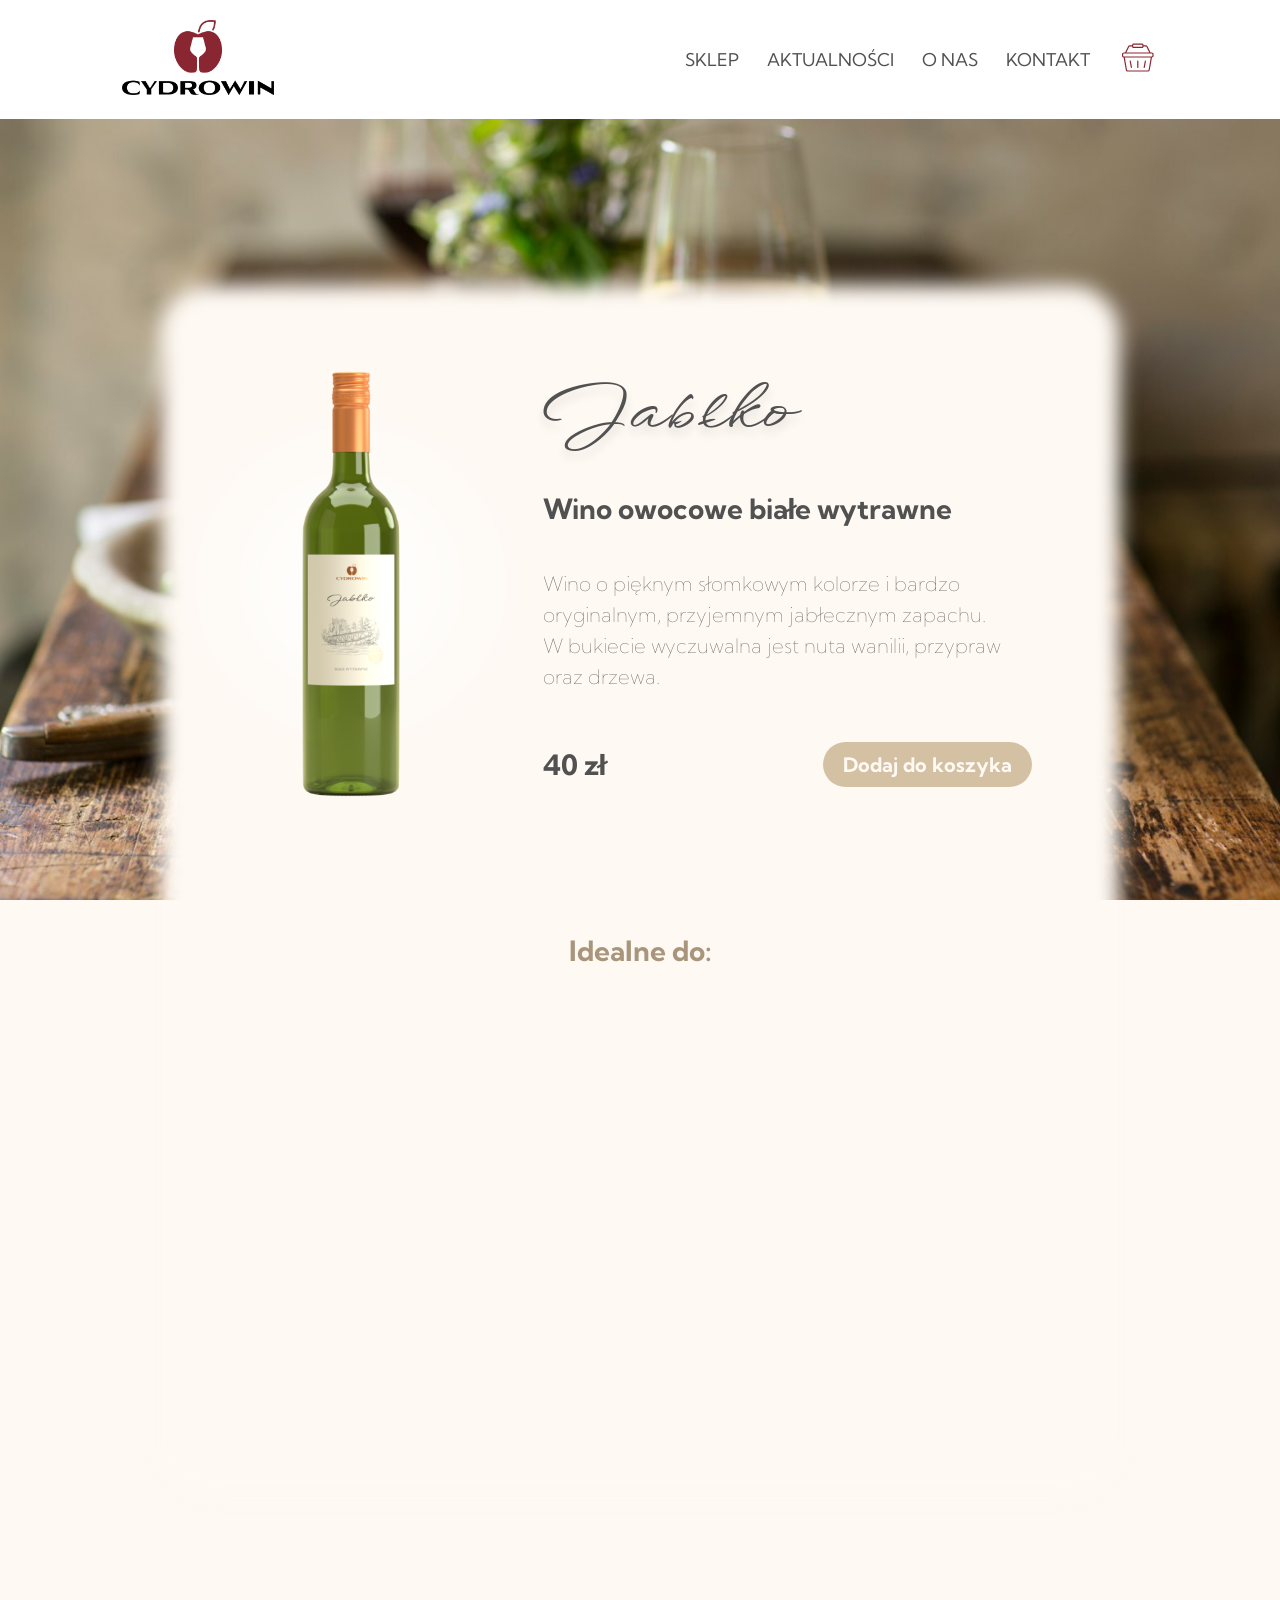
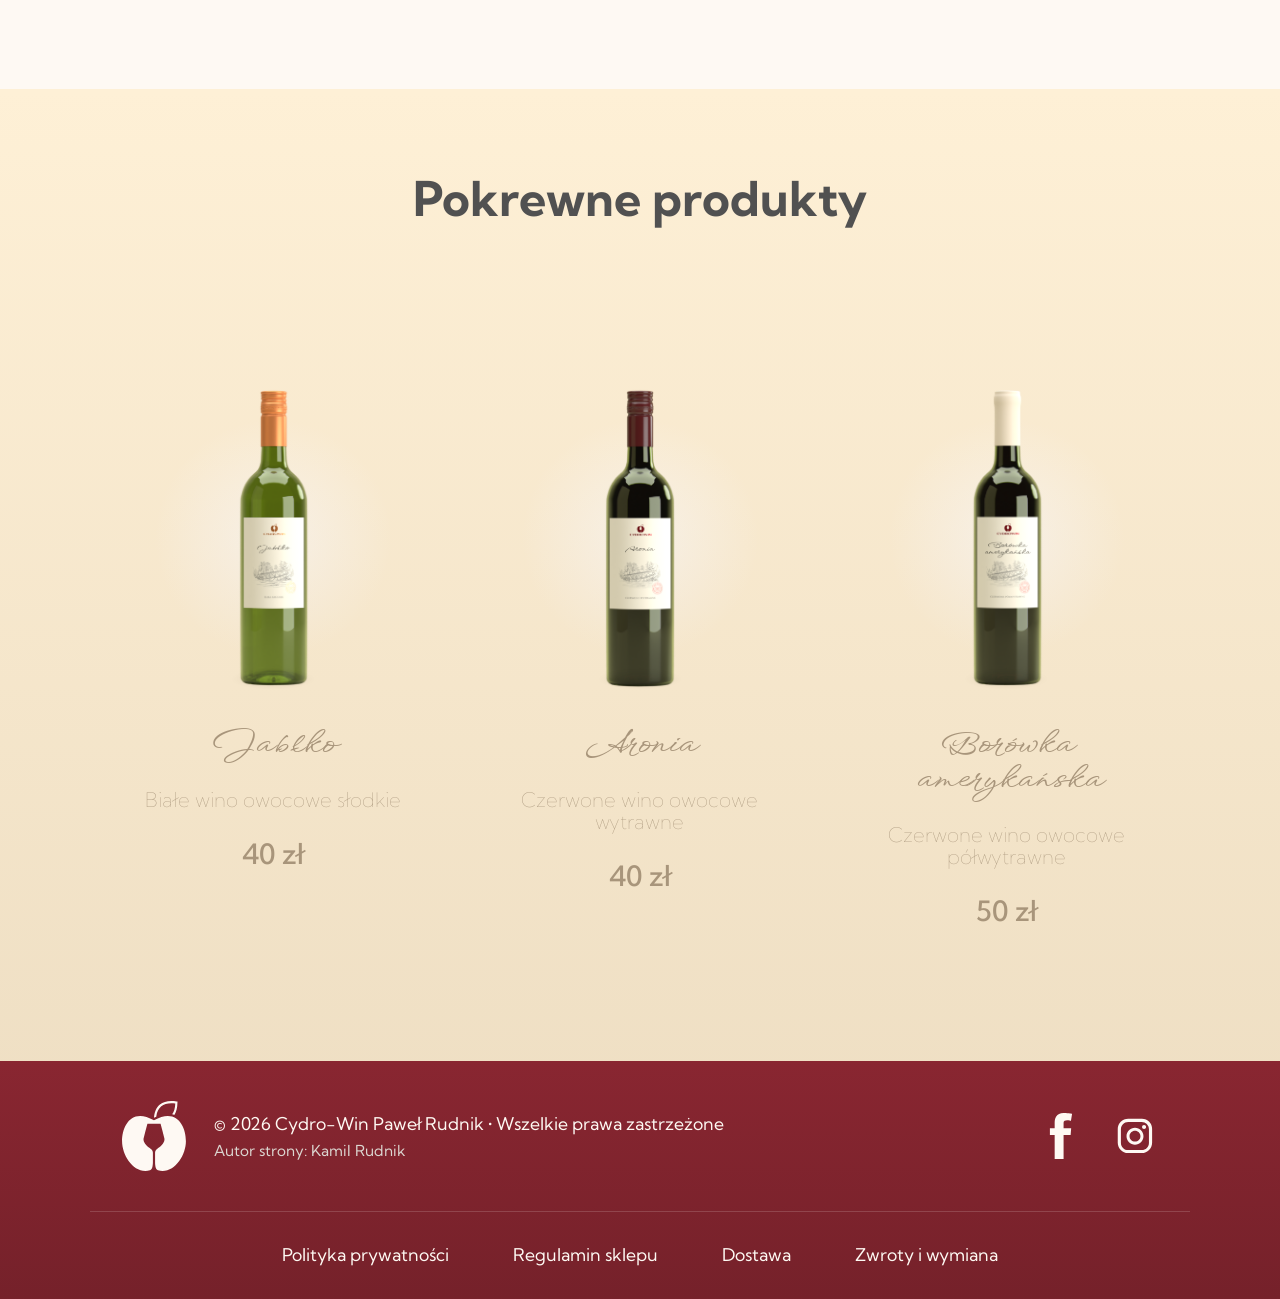
<file: product.html>
<!doctype html>
<html lang="pl">

<head>
    <meta charset="utf-8">
    <meta name="viewport" content="width=device-width, initial-scale=1.0">
    <title>Wino owocowe białe wytrawne • Jabłko</title>
    <link rel="icon" href="assets/symbol-kolor.png">
    <link rel="stylesheet" href="style.css">
    <link rel="stylesheet" href="https://fonts.googleapis.com/css?family=Kumbh Sans">
    <link rel="stylesheet" href="https://fonts.googleapis.com/css2?family=WindSong:wght@400;500&display=swap">
</head>

<body class="product-page">
    <header>
        <div class="container header-inner">
            <div class="brand">
                <a href="index.html">
                    <img src="assets/logo-kolor.png" alt="Logo Cydrowin" height="75" style="padding-inline: 2rem">
                </a>
            </div>

            <nav id="main-nav">
                <ul>
                    <li><a href="sklep.html">SKLEP</a></li>
                    <li><a href="index.html#aktualnosci">AKTUALNOŚCI</a></li>
                    <li><a href="index.html#o-nas">O NAS</a></li>
                    <li><a href="index.html#kontakt">KONTAKT</a></li>
                    <li>
                        <svg class="basket" xmlns="http://www.w3.org/2000/svg" viewBox="0 0 100 100">
                            <path
                                d="M86 40.5C86 39.6716 85.3284 39 84.5 39H14.5C13.6716 39 13 39.6716 13 40.5V44.5C13 45.3284 13.6716 46 14.5 46H84.5C85.3284 46 86 45.3284 86 44.5V40.5ZM22.54 79.7607L22.5693 79.8926C22.7446 80.5405 23.3343 80.9998 24.0166 81H74.9834C75.7111 80.9998 76.3334 80.4774 76.46 79.7607L81.8887 49H17.1113L22.54 79.7607ZM30.2236 56.0254C30.9869 55.8823 31.7236 56.345 31.9385 57.0742L31.9746 57.2236L34.9746 73.2236L34.9951 73.376C35.0589 74.1335 34.5396 74.8315 33.7764 74.9746C33.0131 75.1177 32.2764 74.655 32.0615 73.9258L32.0254 73.7764L29.0254 57.7764L29.0049 57.624C28.9411 56.8665 29.4604 56.1685 30.2236 56.0254ZM48 73.5V57.5C48 56.6716 48.6716 56 49.5 56C50.3284 56 51 56.6716 51 57.5V73.5C51 74.3284 50.3284 75 49.5 75C48.6716 75 48 74.3284 48 73.5ZM67.0254 57.2236C67.1781 56.4094 67.9622 55.8728 68.7764 56.0254C69.5906 56.1781 70.1272 56.9622 69.9746 57.7764L66.9746 73.7764C66.8219 74.5906 66.0378 75.1272 65.2236 74.9746C64.4094 74.8219 63.8728 74.0378 64.0254 73.2236L67.0254 57.2236ZM29.3545 21C28.8575 21 28.3975 21.2458 28.1201 21.6475L28.0127 21.8291L20.9277 36H78.0723L70.9873 21.8291C70.7332 21.321 70.2136 21 69.6455 21H63.9717C63.7229 23.2499 61.8162 25 59.5 25H39.5C37.1838 25 35.2771 23.2499 35.0283 21H29.3545ZM39.5 17C38.6716 17 38 17.6716 38 18.5V20.5C38 21.3284 38.6716 22 39.5 22H59.5C60.3284 22 61 21.3284 61 20.5V18.5C61 17.6716 60.3284 17 59.5 17H39.5ZM89 44.5C89 46.8373 87.2179 48.757 84.9385 48.9775L79.415 80.2822C79.0355 82.4324 77.1668 83.9998 74.9834 84H24.0166C21.9012 83.9998 20.0815 82.5285 19.625 80.4814L19.585 80.2822L14.0605 48.9775C11.7816 48.7566 10 46.837 10 44.5V40.5C10 38.0147 12.0147 36 14.5 36H17.5723L25.3291 20.4873L25.4814 20.208C26.287 18.8462 27.7567 18 29.3545 18H35.0283C35.2771 15.7501 37.1838 14 39.5 14H59.5C61.8162 14 63.7229 15.7501 63.9717 18H69.6455C71.3499 18 72.9086 18.9629 73.6709 20.4873L81.4277 36H84.5C86.9853 36 89 38.0147 89 40.5V44.5Z">
                            </path>
                        </svg>
                    </li>
                </ul>
            </nav>
        </div>
    </header>

    <main>
        <section class="product-page-content">
            <div class="product-main-informations">
                <div class="product-visual">
                    <img src="assets/jablko_wytrawne.png">
                </div>
                <div class="product-description">
                    <h1 class="title">Jabłko</h1>
                    <h2 class="subtitle">Wino owocowe białe wytrawne</h2>
                    <p class="text">
                        Wino o&nbsp;pięknym słomkowym kolorze i&nbsp;bardzo oryginalnym, przyjemnym jabłecznym zapachu.
                        W&nbsp;bukiecie wyczuwalna jest nuta wanilii, przypraw oraz drzewa.
                    </p>
                    <div class="purchase">
                        <h3 class="price">40 zł</h3>
                        <button><strong>Dodaj do koszyka</strong></button>
                    </div>
                </div>
            </div>
            <div class="recommendations">
                <div class="recommendations-title">Idealne do:</div>
                <div class="food-list">
                    <div class="food">
                        <div class="food-image">
                            <svg class="roasted-chicken" width="75px" height="75px" viewBox="0 0 512 512"
                                xmlns="http://www.w3.org/2000/svg">
                                <path fill="currentColor"
                                    d="M488.169,379.807c12.231-20.027,18.655-42.846,18.655-66.617c0-70.675-57.497-128.174-128.173-128.174 c-8.502,0-16.942,0.848-25.23,2.511c-3.245-1.498-6.577-2.767-9.949-3.768l-112.266-44.983c-3.43-1.374-7.356-0.253-9.542,2.726 l-1.079,1.469l-41.293-30.308c4.889-12.691,0.927-27.609-10.553-36.037c-5.341-3.919-11.658-5.992-18.267-5.992 c-9.813,0-19.133,4.719-24.935,12.621c-5.087,6.93-6.883,15.503-5.491,23.588c-8.283,1.099-15.89,5.54-20.885,12.346 c-10.083,13.739-7.109,33.119,6.629,43.202c5.342,3.92,11.659,5.993,18.269,5.993c7.048,0,13.842-2.434,19.261-6.735 l41.303,30.316l-0.846,1.151c-2.187,2.98-2.079,7.061,0.26,9.921l12.797,15.647c-3.29,0.237-6.587,0.62-9.881,1.149 l-48.914-19.599c-3.429-1.375-7.357-0.253-9.542,2.726l-1.078,1.469l-41.293-30.308c4.889-12.692,0.926-27.609-10.553-36.036 c-5.341-3.92-11.659-5.993-18.268-5.993c-9.813,0-19.135,4.719-24.935,12.622c-5.086,6.93-6.883,15.502-5.49,23.587 c-8.284,1.099-15.89,5.542-20.884,12.346c-4.885,6.655-6.886,14.813-5.633,22.974c1.252,8.161,5.606,15.344,12.261,20.227 c5.342,3.92,11.659,5.993,18.27,5.993c7.047,0,13.842-2.434,19.26-6.735l41.303,30.316l-0.846,1.151 c-2.186,2.98-2.079,7.061,0.26,9.921l13.551,16.567c-7.369,15.133-11.255,31.887-11.255,48.804 c0,61.478,50.016,111.495,111.495,111.495c4.473,0,8.1-3.626,8.1-8.1c0-4.474-3.627-8.1-8.1-8.1 c-52.546,0-95.294-42.749-95.294-95.294c0-11.909,2.244-23.726,6.552-34.746l49.513,60.538 c3.635,5.954,8.101,11.369,13.28,16.105c0.024,0.023,0.049,0.044,0.075,0.067l0.001,0.001c0.089,0.081,0.181,0.154,0.27,0.234 c1.909,1.726,3.89,3.356,5.903,4.832c0.92,0.676,1.857,1.323,2.8,1.953c0.287,0.192,0.58,0.375,0.869,0.563 c0.673,0.435,1.35,0.862,2.034,1.274c0.33,0.2,0.662,0.395,0.995,0.59c0.684,0.398,1.374,0.784,2.068,1.16 c0.307,0.166,0.612,0.337,0.921,0.498c0.906,0.474,1.819,0.93,2.741,1.364c0.093,0.044,0.184,0.093,0.278,0.136 c0.992,0.463,1.996,0.899,3.006,1.317c0.382,0.158,0.768,0.303,1.151,0.456c0.633,0.249,1.267,0.494,1.906,0.726 c0.472,0.172,0.946,0.336,1.42,0.498c0.548,0.186,1.097,0.363,1.649,0.536c0.528,0.166,1.056,0.333,1.589,0.486 c0.462,0.134,0.928,0.254,1.392,0.378c2.283,0.612,4.592,1.115,6.926,1.506c0.251,0.042,0.501,0.087,0.753,0.126 c0.785,0.123,1.574,0.231,2.364,0.328c0.239,0.029,0.477,0.057,0.716,0.084c0.822,0.094,1.646,0.178,2.472,0.244 c0.135,0.011,0.27,0.017,0.405,0.028c2.295,0.171,4.603,0.239,6.921,0.197c0.625-0.011,1.25-0.029,1.873-0.056 c0.396-0.017,0.791-0.03,1.187-0.053c0.922-0.054,1.84-0.13,2.757-0.218c0.395-0.038,0.791-0.08,1.186-0.124 c0.835-0.094,1.666-0.199,2.496-0.321c0.193-0.028,0.387-0.045,0.58-0.074c0.373-0.057,0.74-0.135,1.11-0.198 c0.406-0.069,0.811-0.14,1.216-0.217c15.691-2.906,29.768-10.609,40.583-22.102c0.159-0.167,0.316-0.335,0.474-0.503 c0.394-0.427,0.787-0.852,1.172-1.29c0.597-0.674,1.182-1.361,1.755-2.057c0.186-0.226,0.367-0.455,0.551-0.684 c0.671-0.835,1.329-1.679,1.966-2.546c11.79-16.063,16.62-35.757,13.597-55.454c-3.022-19.695-13.532-37.036-29.593-48.824 c-1.44-1.057-2.943-2.077-4.487-3.046c-0.833-0.959-1.891-1.72-3.101-2.205l-2.603-1.043c-0.177-0.091-0.359-0.171-0.537-0.259 c-1.462-0.734-2.951-1.414-4.458-2.051c-2.538-1.072-5.126-2.021-7.754-2.8l-26.692-10.695c0.025-0.001,0.058-0.002,0.083-0.003 c0.309-0.01,0.642-0.022,1.011-0.036c0.024-0.001,0.049-0.002,0.072-0.003c0.375-0.014,0.785-0.031,1.218-0.051 c0.044-0.002,0.084-0.003,0.13-0.005c0.432-0.019,0.896-0.041,1.383-0.066c0.077-0.004,0.151-0.008,0.23-0.012 c0.489-0.025,1.004-0.053,1.545-0.084c0.082-0.004,0.164-0.01,0.246-0.014c0.558-0.032,1.139-0.068,1.75-0.107 c0.07-0.004,0.141-0.01,0.213-0.014c1.293-0.084,2.694-0.185,4.199-0.303c0.066-0.005,0.129-0.01,0.195-0.015 c0.723-0.057,1.471-0.121,2.239-0.187c0.113-0.01,0.226-0.019,0.34-0.029c0.761-0.067,1.544-0.138,2.348-0.215 c0.122-0.012,0.245-0.024,0.367-0.036c0.815-0.078,1.65-0.161,2.507-0.25c0.111-0.012,0.225-0.024,0.337-0.036 c0.892-0.093,1.802-0.191,2.736-0.296c0.036-0.004,0.071-0.009,0.107-0.012c0.943-0.106,1.907-0.219,2.89-0.338 c0.07-0.009,0.138-0.016,0.208-0.025c0.956-0.117,1.934-0.24,2.926-0.369c0.148-0.019,0.294-0.038,0.442-0.057 c0.968-0.127,1.952-0.26,2.951-0.401c0.171-0.024,0.342-0.048,0.514-0.072c1.008-0.143,2.028-0.291,3.065-0.446 c0.153-0.023,0.309-0.048,0.462-0.07c1.078-0.163,2.168-0.333,3.276-0.511c0.07-0.011,0.141-0.024,0.212-0.035 c1.124-0.181,2.264-0.372,3.416-0.569c0.071-0.012,0.14-0.024,0.212-0.036c1.135-0.195,2.287-0.401,3.448-0.613 c0.169-0.031,0.336-0.06,0.505-0.092c1.125-0.207,2.264-0.423,3.411-0.646c0.201-0.039,0.401-0.078,0.602-0.118 c1.148-0.226,2.305-0.458,3.473-0.7c0.188-0.039,0.377-0.079,0.566-0.119c1.204-0.252,2.417-0.511,3.641-0.781 c0.108-0.024,0.217-0.049,0.325-0.072c1.244-0.275,2.497-0.56,3.759-0.856c0.069-0.016,0.137-0.031,0.206-0.047 c1.263-0.297,2.536-0.606,3.816-0.922c0.173-0.043,0.346-0.085,0.518-0.129c1.234-0.308,2.477-0.627,3.724-0.955 c0.216-0.057,0.431-0.113,0.647-0.171c1.239-0.328,2.484-0.666,3.734-1.015c0.207-0.057,0.415-0.117,0.622-0.175 c1.28-0.36,2.563-0.728,3.851-1.109c0.137-0.04,0.273-0.082,0.41-0.123c1.335-0.397,2.673-0.805,4.016-1.225 c0.033-0.011,0.067-0.021,0.1-0.031c1.338-0.42,2.68-0.855,4.023-1.299c0.176-0.058,0.351-0.116,0.527-0.174 c1.285-0.428,2.574-0.869,3.862-1.321c0.221-0.078,0.443-0.154,0.664-0.233c1.277-0.451,2.555-0.914,3.833-1.388 c0.216-0.08,0.432-0.161,0.648-0.242c1.3-0.487,2.601-0.984,3.9-1.495c0.158-0.062,0.315-0.126,0.473-0.188 c1.368-0.542,2.736-1.094,4.101-1.664c0.108-0.045,0.213-0.092,0.319-0.14c1.74-0.816,3.554-1.605,5.545-2.411 c0.104-0.041,0.205-0.085,0.307-0.131l0.636-0.286c2.104-0.962,4.107-1.682,5.956-2.138c0.185-0.045,0.367-0.098,0.549-0.157 c1.115-0.361,2.237-0.69,3.36-1.015c2.147-0.615,4.37-1.186,6.661-1.699c0.008-0.001,0.013-0.004,0.021-0.006 c8.01-1.791,16.193-2.715,24.445-2.715c61.742,0,111.973,50.231,111.973,111.974c0,23.911-7.428,46.721-21.482,65.964 c-0.035,0.048-0.063,0.099-0.097,0.148h-61.982c15.958-16.97,21.367-33.047,21.698-34.071c1.376-4.243-0.942-8.786-5.181-10.179 c-4.236-1.389-8.81,0.919-10.219,5.152c-0.108,0.322-11.141,32.346-49.16,50.49c-4.037,1.927-5.748,6.762-3.821,10.799 c1.389,2.912,4.292,4.613,7.315,4.613c1.17,0,2.359-0.255,3.484-0.792c6.285-2.999,11.91-6.322,16.977-9.813 c0.008,0,0.015,0.001,0.024,0.001h94.609c7.176,0,13.012,5.837,13.012,13.013v3.518c0,7.176-5.836,13.012-13.012,13.012H333.833 c-7.174,0-13.012-5.836-13.012-13.012c0-4.474-3.626-8.1-8.1-8.1c-4.474,0-8.1,3.626-8.1,8.1c0,4.722,1.133,9.181,3.131,13.132 h-76.235c-4.473,0-8.1,3.626-8.1,8.1c0,4.474,3.627,8.1,8.1,8.1h147.134c0.458,0,0.905-0.048,1.342-0.12h102.795 c16.107,0,29.212-13.105,29.212-29.212v-3.518C512,394.246,501.714,382.341,488.169,379.807z M194.207,178.908l-46.952-34.465 c-1.444-1.061-3.122-1.57-4.787-1.57c-2.49,0-4.95,1.146-6.536,3.308c-2.802,3.817-7.129,6.006-11.872,6.006 c-3.138,0-6.142-0.987-8.684-2.853c-6.537-4.797-7.952-14.02-3.155-20.556c2.798-3.812,7.122-5.998,11.863-5.998 c2.083,0,4.099,0.43,5.989,1.278c3.484,1.563,7.585,0.48,9.843-2.599c2.259-3.078,2.063-7.315-0.472-10.169 c-4.563-5.141-4.919-12.897-0.849-18.445c2.803-3.817,7.13-6.006,11.876-6.006c3.139,0,6.141,0.986,8.682,2.851 c6.537,4.8,7.951,14.022,3.154,20.559c-2.647,3.606-1.868,8.676,1.737,11.323l46.954,34.463L194.207,178.908z M101.043,240.364 l-46.951-34.463c-1.399-1.027-3.08-1.57-4.793-1.57c-0.408,0-0.82,0.031-1.228,0.094c-2.123,0.325-4.031,1.482-5.302,3.214 c-2.802,3.817-7.128,6.006-11.871,6.006c-3.138,0-6.142-0.986-8.685-2.853c-3.167-2.324-5.239-5.741-5.834-9.625 c-0.595-3.883,0.356-7.764,2.681-10.932c2.797-3.811,7.122-5.998,11.862-5.998c2.083,0,4.098,0.43,5.988,1.278 c3.482,1.562,7.584,0.481,9.843-2.599c2.259-3.077,2.063-7.314-0.472-10.169c-4.562-5.141-4.918-12.898-0.848-18.445 c2.802-3.818,7.13-6.007,11.875-6.007c3.137,0,6.14,0.986,8.682,2.852c6.537,4.798,7.952,14.021,3.155,20.557 c-1.271,1.731-1.803,3.898-1.476,6.021c0.325,2.123,1.482,4.031,3.213,5.302l46.954,34.464L101.043,240.364z M244.643,260.403 c0.246,0.099,0.497,0.186,0.752,0.259c3.632,1.055,7.185,2.48,10.558,4.233c0.235,0.122,0.475,0.233,0.721,0.332l0.59,0.238 c0.34,0.28,0.705,0.534,1.093,0.758c1.849,1.07,3.633,2.235,5.306,3.464c12.573,9.227,20.802,22.802,23.167,38.22 c2.365,15.418-1.415,30.836-10.643,43.411c-0.652,0.889-1.331,1.752-2.029,2.597c-0.127,0.156-0.261,0.303-0.39,0.458 c-0.623,0.739-1.258,1.466-1.915,2.17c-0.058,0.063-0.118,0.125-0.176,0.188c-8.556,9.089-19.857,15.214-32.1,17.469 c-0.158,0.028-0.314,0.057-0.473,0.084c-0.893,0.157-1.793,0.288-2.695,0.404c-0.232,0.029-0.464,0.063-0.697,0.09 c-1.005,0.116-2.014,0.208-3.028,0.272c-0.066,0.004-0.132,0.012-0.198,0.016c-1.139,0.068-2.284,0.103-3.431,0.103 c-1.47,0-2.931-0.059-4.384-0.167c-0.116-0.009-0.231-0.014-0.346-0.024c-0.637-0.051-1.272-0.117-1.906-0.188 c-0.2-0.023-0.4-0.046-0.599-0.07c-0.608-0.076-1.214-0.159-1.817-0.253c-0.214-0.034-0.427-0.071-0.64-0.108 c-1.799-0.301-3.578-0.691-5.333-1.159c-0.383-0.103-0.769-0.202-1.15-0.312c-0.406-0.118-0.808-0.245-1.211-0.372 c-0.443-0.139-0.885-0.281-1.325-0.431c-0.364-0.124-0.728-0.251-1.09-0.381c-0.507-0.184-1.011-0.377-1.513-0.576 c-0.296-0.117-0.593-0.229-0.887-0.351c-0.792-0.327-1.578-0.669-2.355-1.032c-0.071-0.034-0.143-0.071-0.214-0.105 c-0.723-0.341-1.439-0.698-2.148-1.069c-0.243-0.128-0.483-0.261-0.725-0.392c-0.542-0.293-1.08-0.594-1.614-0.905 c-0.262-0.153-0.524-0.308-0.784-0.464c-0.532-0.322-1.059-0.653-1.584-0.992c-0.229-0.149-0.461-0.294-0.689-0.446 c-0.739-0.492-1.47-0.999-2.19-1.527c-1.654-1.214-3.292-2.559-4.87-3.999c-0.011-0.01-0.022-0.019-0.032-0.029 c-4.17-3.812-7.747-8.186-10.632-12.998c-0.202-0.337-0.428-0.659-0.677-0.963l-58.011-70.929 c-0.002-0.003-0.005-0.005-0.008-0.009l-12.931-15.81l1.915-2.609c0.003-0.003,0.006-0.008,0.009-0.011l26.376-35.935 c0.002-0.003,0.004-0.006,0.005-0.009l2.15-2.929l45.157,18.093c0,0,0.002,0.001,0.003,0.001L244.643,260.403z M328.23,195.352 c-0.505,0.216-1.004,0.432-1.495,0.649c-0.156,0.069-0.312,0.137-0.465,0.206c-0.61,0.273-1.216,0.546-1.811,0.825 c-0.765,0.319-1.53,0.633-2.297,0.942c-0.087,0.036-0.174,0.069-0.261,0.104c-0.676,0.271-1.352,0.541-2.029,0.805 c-0.221,0.086-0.444,0.171-0.666,0.256c-0.545,0.211-1.091,0.422-1.637,0.629c-0.239,0.091-0.477,0.177-0.716,0.267 c-0.527,0.198-1.054,0.395-1.582,0.589c-0.271,0.099-0.543,0.195-0.814,0.294c-0.498,0.18-0.995,0.361-1.493,0.537 c-0.276,0.098-0.553,0.192-0.828,0.289c-0.49,0.172-0.981,0.344-1.471,0.513c-0.297,0.102-0.593,0.201-0.89,0.301 c-0.471,0.16-0.942,0.321-1.414,0.477c-0.302,0.1-0.605,0.198-0.907,0.297c-0.463,0.152-0.927,0.306-1.39,0.454 c-0.31,0.099-0.619,0.197-0.928,0.295c-0.457,0.146-0.915,0.292-1.372,0.434c-0.319,0.099-0.636,0.195-0.954,0.293 c-0.442,0.136-0.883,0.273-1.325,0.406c-0.348,0.105-0.696,0.207-1.043,0.311c-0.413,0.122-0.825,0.246-1.237,0.366 c-0.354,0.104-0.707,0.204-1.061,0.306c-0.406,0.117-0.811,0.234-1.216,0.349c-0.361,0.102-0.72,0.201-1.08,0.301 c-0.392,0.109-0.785,0.219-1.177,0.327c-0.377,0.104-0.753,0.204-1.13,0.306c-0.375,0.102-0.75,0.203-1.123,0.302 c-0.387,0.103-0.772,0.202-1.158,0.304c-0.359,0.094-0.718,0.188-1.076,0.281c-0.4,0.103-0.798,0.203-1.197,0.304 c-0.344,0.086-0.689,0.175-1.032,0.26c-0.407,0.102-0.811,0.2-1.216,0.299c-0.329,0.081-0.66,0.162-0.988,0.241 c-0.422,0.102-0.844,0.201-1.264,0.3c-0.31,0.073-0.621,0.148-0.93,0.219c-0.429,0.1-0.855,0.198-1.282,0.295 c-0.298,0.068-0.597,0.137-0.895,0.204c-0.434,0.098-0.865,0.193-1.296,0.288c-0.288,0.064-0.577,0.127-0.863,0.19 c-0.451,0.098-0.9,0.194-1.348,0.291c-0.258,0.055-0.517,0.111-0.775,0.165c-0.475,0.1-0.947,0.198-1.419,0.296 c-0.229,0.048-0.459,0.095-0.688,0.143c-0.486,0.099-0.969,0.197-1.45,0.293c-0.215,0.043-0.43,0.086-0.644,0.129 c-0.499,0.098-0.995,0.194-1.49,0.291c-0.189,0.037-0.379,0.073-0.567,0.109c-0.524,0.099-1.043,0.198-1.563,0.294 c-0.154,0.029-0.31,0.058-0.463,0.086c-0.54,0.099-1.076,0.197-1.61,0.293c-0.135,0.024-0.27,0.049-0.405,0.072 c-0.555,0.099-1.106,0.195-1.655,0.291c-0.106,0.018-0.213,0.037-0.319,0.055c-0.582,0.1-1.161,0.199-1.736,0.294 c-0.067,0.011-0.135,0.023-0.202,0.034c-0.604,0.1-1.202,0.199-1.797,0.294c-0.039,0.006-0.079,0.013-0.119,0.019 c-0.621,0.099-1.237,0.197-1.848,0.292c-0.012,0.002-0.024,0.003-0.036,0.005c-21.462,3.325-36.82,3.649-37.738,3.664h-3.843 l-16.956-20.732l5.378-7.328l22.92-31.227c0.001-0.001,0.002-0.003,0.003-0.004l2.154-2.934l97.521,39.076 C328.425,195.267,328.33,195.31,328.23,195.352z" />
                                <path fill="currentColor"
                                    d="M445.173,290.078c0.987,2.845,1.797,5.783,2.408,8.734c0.792,3.826,4.162,6.458,7.923,6.458 c0.544,0,1.098-0.056,1.651-0.171c4.38-0.907,7.196-5.195,6.288-9.574c-0.752-3.633-1.751-7.253-2.966-10.757 c-1.466-4.225-6.077-6.465-10.308-4.998C445.945,281.237,443.707,285.852,445.173,290.078z" />
                                <path fill="currentColor"
                                    d="M378.571,226.517c-4.474,0-8.1,3.627-8.1,8.1s3.626,8.1,8.1,8.1c22.057,0,42.432,10.042,55.9,27.552 c1.595,2.075,3.997,3.162,6.427,3.162c1.724,0,3.46-0.548,4.931-1.679c3.546-2.728,4.211-7.813,1.483-11.359 C430.754,238.863,405.699,226.517,378.571,226.517z" />
                            </svg>
                        </div>
                        <div class="food-name">drobiu</div>
                    </div>
                    <div class="food">
                        <div class="food-image">
                            <svg class="fish" width="50px" height="50px" viewBox="0 0 481.244 481.244"
                                xmlns="http://www.w3.org/2000/svg">
                                <path fill="currentColor"
                                    d="M478.894,236.05c-19.863-38.644-49.88-71.234-86.805-94.249c-37.975-23.669-81.812-36.18-126.772-36.18c-60.691,0-117.793,22.298-162.151,63.057c-20.423-29.236-52.57-48.743-88.216-52.987l-8.652-1.03l-2.205,8.429C1.377,133.472,0,144.211,0,155.011c0,31.792,12.143,62.445,33.623,85.611C12.143,263.788,0,294.441,0,326.233c0,10.8,1.377,21.539,4.092,31.92l2.205,8.429l8.652-1.03c35.646-4.244,67.793-23.75,88.216-52.987c44.358,40.759,101.46,63.057,162.151,63.057c44.961,0,88.798-12.511,126.772-36.18c36.925-23.014,66.941-55.605,86.805-94.249l2.351-4.572L478.894,236.05z M265.316,355.622c-59.498,0-115.233-23.38-156.94-65.833L99,280.245l-6.499,11.694c-15.004,26.999-41.102,46.071-70.974,52.292C20.513,338.306,20,332.282,20,326.233c0-29.69,12.593-58.201,34.55-78.221l8.104-7.39l-8.104-7.39C32.593,213.212,20,184.702,20,155.011c0-6.049,0.513-12.073,1.527-17.998c29.872,6.22,55.97,25.292,70.974,52.292L99,200.999l9.376-9.544c41.707-42.453,97.442-65.833,156.94-65.833c81.132,0,154.751,43.927,193.373,115C420.067,311.695,346.448,355.622,265.316,355.622z" />
                                <rect fill="currentColor" x="255.252" y="165.622" width="20" height="150" />
                                <rect fill="currentColor" x="195.252" y="175.839" width="20" height="129.565" />
                                <rect fill="currentColor" x="315.252" y="175.819" width="20" height="129.607" />

                                <path fill="currentColor"
                                    d="M395.252,220.622c-11.028,0-20,8.972-20,20s8.972,20,20,20s20-8.972,20-20S406.28,220.622,395.252,220.622z" />

                                <rect fill="currentColor" x="135.252" y="211.528" width="20" height="58.188" />
                            </svg>
                        </div>
                        <div class="food-name">ryb</div>
                    </div>
                    <div class="food food--shrimp">
                        <div class="food-image">
                            <svg class="shrimp" width="50px" height="50px" viewBox="0 0 512 512" xmlns="http://www.w3.org/2000/svg">
                                <path fill="currentColor" d="M450.334,169.808c-37.45-36.212-88.036-60.312-142.052-67.679c-16.517-2.28-33.366-3.381-50.303-3.411
    c-33.878,0.03-68.038,4.512-100.348,13.516l-0.108,0.03c0,0-33.81,9.822-68.594,20.045
    c-7.572,2.232-15.149,4.463-22.476,6.626c-0.044,0-0.088-0.039-0.137-0.068v-0.02
    c-7.416-1.968-14.174-7.552-16.45-13.429c-1.569-3.8-2.451-8.166-2.451-12.785
    c0.02-8.216,2.739-17.112,9.078-25.045c6.358-7.922,16.405-15.124,31.885-19.45
    c20.65-5.789,64.375-11.285,105.226-17.98c20.518-3.372,40.456-7.084,57.154-11.528
    c16.78-4.697,30.03-9.073,39.306-17.843c4.44-4.396,4.484-11.548,0.088-15.982
    c-4.415-4.414-11.572-4.463-15.986-0.049c-2.344,2.768-13.912,8.147-29.24,12.016
    c-23.1,6.188-55.161,11.265-85.506,15.855c-30.453,4.638-58.982,8.742-77.092,13.74
    c-19.388,5.36-33.961,15.125-43.502,27.11C29.26,85.426,24.802,99.38,24.802,112.634
    c0,7.464,1.413,14.734,4.151,21.381c2.188,5.213,5.496,9.54,9.254,13.36
    c-6.027,1.813-11.373,3.44-15.416,4.707c-2.251,0.702-4.127,1.296-5.628,1.803
    l-3.757,1.354c-3.532,1.52-6.621,3.771-9.097,6.821c-2.431,3.041-4.307,7.114-4.307,11.899
    c-0.064,4.746,2.164,9.676,5.5,12.96c3.358,3.362,7.509,5.476,12.279,6.958
    c0.994,0.292,4.57,1.618,9.316,3.45c16.849,6.509,50.903,20.133,85.594,32.197
    c17.361,6.003,34.873,11.636,50.703,15.806c15.879,4.181,29.79,6.977,41.23,7.026
    l5.058-0.224h0.044c34.292-3.333,40.943-5.545,72.697-8.761c2.851-0.292,5.652-0.428,8.415-0.428
    c25.833,0,49.221,12.084,66.509,31.456c17.268,19.315,27.938,45.753,27.91,73.029
    c-0.107,27.841-13.575,48.909-35.257,64.366c-20.98,14.821-49.733,23.144-78.51,23.612
    l-112.622-67.952c-3.977-2.388-9.034-2.096-12.698,0.702c-3.688,2.836-5.277,7.65-3.996,12.103
    l29.434,102.487c1.063,3.664,3.864,6.558,7.509,7.689c0.551,0.108,63.951,20.006,124.569,20.094
    c2.85,0,5.701-0.049,8.502-0.127C422.093,506.816,512,420.934,512,310.232
    C512.019,254.715,487.774,205.981,450.334,169.808z M223.594,478.38
    c-11.26-2.407-20.781-4.814-27.427-6.607c-1.964-0.526-3.114-0.857-4.551-1.276
    l-19.762-68.79l86.656,52.243l5.784,31.272C249.607,483.39,235.585,480.914,223.594,478.38z
    M290.839,220.334c-3.533,0-7.114,0.176-10.71,0.556c-32.859,3.333-39.31,5.515-72.565,8.721h0.044
    l-2.983,0.127c-8.658,0.069-24.337-3.02-42.001-8.039c-26.632-7.484-58.479-18.984-84.844-28.992
    c-13.185-5.009-25.02-9.648-34.253-13.244c-6.514-2.543-11.016-4.268-14.661-5.593
    c0.77-0.244,1.325-0.419,2.162-0.683c16.187-5.008,49.466-14.841,78.593-23.387
    c29.152-8.547,54.148-15.806,54.216-15.806c30.141-8.4,62.319-12.659,94.141-12.639
    c15.918-0.02,31.778,1.043,47.259,3.157c11.24,1.53,22.3,3.957,33.146,7.046l-25.176,91.27
    C305.962,221.26,298.522,220.334,290.839,220.334z M374.246,259.334
    c-11.022-12.366-24.47-22.432-39.555-29.303l25.172-91.319c28.221,11.002,53.928,27.168,74.753,47.35
    c12.99,12.59,24.031,26.702,32.792,42.049l-80.473,48.403C383.114,270.463,378.972,264.635,374.246,259.334z
    M311.464,487.784c-2.564,0.088-5.17,0.137-7.777,0.137c-5.296,0-10.666-0.312-16.031-0.624
    l-5.564-30.006c29.346-2.192,58.036-10.934,80.907-27.012c16.08-11.197,29.235-26.301,37.06-44.496
    l53.743,29.722C421.41,458.034,369.919,485.777,311.464,487.784z M406.462,363.497
    c0.857-5.213,1.432-10.534,1.413-16.069c-0.029-17.785-3.908-34.946-10.535-50.771l79.85-48.033
    c7.728,19.1,12.191,39.682,12.191,61.607c0,31.652-8.391,60.993-22.969,86.39L406.462,363.497z" />

                                <path fill="currentColor" d="M147.988,261.088c-4.108-4.697-11.236-5.184-15.943-1.052l-53.792,47.058
    c-4.707,4.102-5.19,11.236-1.063,15.942c4.107,4.707,11.241,5.165,15.943,1.063
    l53.797-47.058C151.632,272.928,152.119,265.795,147.988,261.088z" />

                                <path fill="currentColor" d="M157.509,331.807l53.836-47.087c4.707-4.102,5.189-11.236,1.062-15.943
    c-4.108-4.706-11.24-5.184-15.947-1.082l-53.836,47.088c-4.707,4.122-5.19,11.255-1.063,15.962
    C145.668,335.442,152.802,335.929,157.509,331.807z" />

                                <path fill="currentColor" d="M231.326,326.672l54.811-45.87c4.795-4.024,5.432-11.148,1.437-15.942
    c-4.02-4.795-11.152-5.409-15.942-1.413l-54.835,45.86c-4.771,4.024-5.408,11.138-1.413,15.952
    C219.403,330.024,226.536,330.667,231.326,326.672z" />

                                <path fill="currentColor" d="M132.522,151.613c-9.516,0-17.248,7.709-17.248,17.248c0,9.512,7.732,17.268,17.248,17.268
    c9.541,0,17.268-7.756,17.268-17.268C149.79,159.322,142.063,151.613,132.522,151.613z" />
                            </svg>
                        </div>
                        <div class="food-name">owoców <br>morza</div>
                    </div>
                    <div class="food">
                        <div class="food-image">
                            <svg class="cheese" width="50px" height="50px" viewBox="0 0 53.607 53.607"
                                xmlns="http://www.w3.org/2000/svg">
                                <path fill="currentColor" d="M27.709,30.9c-0.097-0.253-0.212-0.5-0.339-0.74c-0.082-0.155-0.177-0.302-0.271-0.452
    c-0.067-0.107-0.134-0.213-0.206-0.317c-0.108-0.155-0.221-0.304-0.341-0.451c-0.069-0.084-0.143-0.164-0.215-0.245
    c-0.226-0.252-0.467-0.486-0.726-0.705c-0.093-0.079-0.182-0.163-0.279-0.237c-0.122-0.093-0.248-0.174-0.375-0.259
    c-0.149-0.1-0.301-0.194-0.456-0.281c-0.106-0.059-0.211-0.117-0.32-0.17c-0.277-0.135-0.558-0.256-0.847-0.345
    c-0.236-0.073-0.47-0.123-0.703-0.162c-0.048-0.008-0.096-0.015-0.144-0.021c-0.476-0.065-0.941-0.06-1.382,0.015
    c-0.01,0.002-0.021,0.004-0.031,0.006c-0.581,0.104-1.12,0.321-1.581,0.661c-0.046,0.034-0.078,0.081-0.123,0.116
    c-0.124,0.1-0.237,0.213-0.347,0.33c-0.077,0.082-0.161,0.156-0.229,0.245c-0.145,0.186-0.274,0.387-0.385,0.606
    c-0.002,0.004-0.001,0.008-0.003,0.012c-0.289,0.575-0.449,1.236-0.449,1.964c0,2.701,2.102,5.469,4.785,6.3
    c0.507,0.157,1.012,0.234,1.498,0.234c0.872,0,1.685-0.249,2.343-0.734c0.99-0.73,1.536-1.893,1.536-3.273
    c0-0.707-0.15-1.416-0.411-2.096C27.709,30.901,27.709,30.901,27.709,30.9z M20.481,29.004
    c0.095-0.1,0.204-0.183,0.321-0.255c0.067-0.042,0.14-0.074,0.214-0.106c0.102-0.045,0.207-0.086,0.32-0.113
    c0.083-0.019,0.17-0.027,0.258-0.036c0.13-0.014,0.26-0.027,0.399-0.019c0.037,0.002,0.075,0.005,0.113,0.01
    c0.205,0.02,0.417,0.057,0.637,0.125c0.207,0.064,0.408,0.152,0.606,0.25c0.041,0.02,0.081,0.041,0.121,0.062
    c0.402,0.216,0.78,0.495,1.116,0.822c0.017,0.017,0.035,0.033,0.052,0.051c0.325,0.324,0.607,0.692,0.838,1.082
    c0.034,0.059,0.068,0.117,0.1,0.177c0.021,0.039,0.036,0.08,0.057,0.119c-0.498,0.556-1.337,0.72-2.299,0.425
    c-1.191-0.37-2.285-1.345-2.896-2.552C20.452,29.03,20.467,29.018,20.481,29.004z M25.396,34.662
    c-0.515,0.38-1.247,0.449-2.062,0.199c-1.276-0.396-2.4-1.495-2.973-2.737c0.711,0.628,1.524,1.117,2.381,1.383
    c0.506,0.156,1.006,0.232,1.485,0.232c0.677,0,1.31-0.158,1.865-0.445C26.031,33.884,25.796,34.368,25.396,34.662z" />

                                <path fill="currentColor" d="M41.456,33.835c-1.086-0.336-2.161-0.191-2.955,0.395c-0.761,0.561-1.197,1.484-1.197,2.533
    c0,2.015,1.564,4.077,3.561,4.695c0.385,0.119,0.768,0.178,1.139,0.178c0.674,0,1.304-0.194,1.816-0.572
    c0.761-0.561,1.197-1.483,1.197-2.532C45.016,36.516,43.452,34.452,41.456,33.835z M42.632,39.454
    c-0.282,0.208-0.701,0.242-1.177,0.094c-1.167-0.361-2.152-1.637-2.152-2.785c0-0.292,0.066-0.689,0.384-0.924
    c0.167-0.122,0.38-0.185,0.625-0.185c0.171,0,0.356,0.03,0.552,0.091c1.167,0.361,2.152,1.637,2.152,2.786
    C43.016,38.823,42.95,39.22,42.632,39.454z" />

                                <path fill="currentColor" d="M13.456,31.835c-1.085-0.336-2.161-0.191-2.955,0.395c-0.761,0.561-1.197,1.484-1.197,2.533
    c0,2.015,1.564,4.077,3.561,4.695c0.385,0.119,0.768,0.178,1.139,0.178c0.674,0,1.304-0.194,1.816-0.572
    c0.761-0.561,1.197-1.483,1.197-2.532C17.016,34.516,15.452,32.452,13.456,31.835z M14.632,37.454
    c-0.282,0.208-0.701,0.241-1.177,0.094c-1.167-0.361-2.152-1.637-2.152-2.785c0-0.292,0.066-0.689,0.384-0.924
    c0.167-0.122,0.38-0.185,0.625-0.185c0.171,0,0.356,0.03,0.552,0.091c1.167,0.361,2.152,1.637,2.152,2.786
    C15.016,36.823,14.95,37.22,14.632,37.454z" />

                                <path fill="currentColor" d="M34.456,40.771c-0.81-0.249-1.624-0.14-2.232,0.309c-0.585,0.432-0.92,1.134-0.92,1.928
    c0,1.455,1.125,2.942,2.561,3.387c0.284,0.088,0.568,0.132,0.844,0.132c0.512,0,0.993-0.149,1.388-0.44
    c0.585-0.432,0.921-1.135,0.921-1.929C37.016,42.702,35.891,41.215,34.456,40.771z M34.909,44.475
    c-0.088,0.065-0.261,0.068-0.453,0.009c-0.604-0.187-1.152-0.891-1.152-1.477c0-0.072,0.011-0.247,0.107-0.317
    c0.045-0.034,0.114-0.051,0.198-0.051c0.076,0,0.163,0.014,0.255,0.042c0.604,0.187,1.152,0.89,1.152,1.476
    C35.016,44.229,35.005,44.403,34.909,44.475z" />

                                <path fill="currentColor" d="M33.151,34.505c0.284,0.088,0.568,0.132,0.845,0.132c0.511,0,0.993-0.149,1.388-0.44
    c0.585-0.432,0.92-1.134,0.92-1.928c0-1.455-1.125-2.942-2.561-3.387c-0.813-0.251-1.625-0.139-2.231,0.309
    c-0.585,0.432-0.921,1.135-0.921,1.929C30.59,32.573,31.715,34.061,33.151,34.505z M32.698,30.801
    c0.046-0.034,0.115-0.051,0.198-0.051c0.076,0,0.163,0.014,0.255,0.042c0.604,0.187,1.152,0.891,1.152,1.477
    c0,0.072-0.011,0.247-0.107,0.317c-0.086,0.065-0.261,0.067-0.453,0.009c-0.604-0.187-1.152-0.89-1.152-1.476
    C32.59,31.047,32.601,30.872,32.698,30.801z" />

                                <path fill="currentColor" d="M11.303,21.767c0-1.557-1.205-3.15-2.744-3.628c-0.863-0.269-1.725-0.148-2.365,0.325
    c-0.617,0.455-0.972,1.198-0.972,2.039c0,1.558,1.206,3.151,2.745,3.627c0.303,0.094,0.605,0.14,0.898,0.14
    c0.541,0,1.051-0.157,1.467-0.464C10.95,23.351,11.303,22.608,11.303,21.767z M9.145,22.195
    C9.022,22.286,8.8,22.296,8.559,22.22c-0.712-0.221-1.337-1.022-1.337-1.717c0-0.117,0.021-0.328,0.158-0.43
    c0.068-0.05,0.165-0.075,0.279-0.075c0.093,0,0.197,0.017,0.308,0.051c0.712,0.221,1.336,1.023,1.336,1.718
    C9.303,21.884,9.283,22.095,9.145,22.195z" />

                                <path fill="currentColor" d="M49.332,35.37c0.016-0.069,0.046-0.128,0.07-0.192c0.023-0.062,0.039-0.128,0.068-0.184
    c0.002-0.004,0.006-0.007,0.008-0.011c0.055-0.103,0.123-0.195,0.2-0.278c0.101-0.109,0.222-0.195,0.358-0.262
    c0.027-0.014,0.057-0.024,0.085-0.036c0.13-0.054,0.271-0.091,0.424-0.108c0.021-0.002,0.04-0.008,0.062-0.01
    c0.128-0.011,0.263-0.004,0.401,0.012c0.016,0.002,0.031,0,0.047,0.002h0.001c0.011,0.001,0.025,0.007,0.037,0.009
    c0.124,0.02,0.247,0.05,0.383,0.094c0.08,0.026,0.168,0.064,0.255,0.1c0.053,0.022,0.107,0.04,0.16,0.063
    c0.057,0.026,0.116,0.04,0.176,0.054c0.021,0.005,0.041,0.015,0.062,0.019c0.073,0.013,0.146,0.015,0.219,0.012
    c0.009,0,0.018,0.002,0.027,0.001c0.078-0.005,0.155-0.021,0.23-0.045c0.004-0.001,0.008-0.001,0.013-0.002
    c0.049-0.016,0.094-0.043,0.14-0.067c0.029-0.015,0.06-0.024,0.087-0.042c0.204-0.131,0.346-0.331,0.414-0.556
    c0.027-0.092,0.045-0.186,0.045-0.284v-2.234c0-2.152-1.011-4.222-2.706-5.547L33.223,9.442
    c-0.367-0.347-0.934-0.367-1.322-0.046c-0.313,0.258-0.776,0.311-1.307,0.146c-1.242-0.385-2.291-1.744-2.291-2.968
    c0-0.253,0.049-0.478,0.145-0.668c0.199-0.395,0.115-0.873-0.205-1.177l-2.98-2.818c-0.026-0.024-0.053-0.047-0.081-0.068
    C22.855,0.069,20-0.486,17.869,0.448L3.079,7.583c-1.682,0.727-2.77,2.431-2.774,4.354l-0.001,0.004v0.009v15.746
    c0,0.297,0.132,0.578,0.36,0.769c0.228,0.189,0.526,0.267,0.82,0.215c0.333-0.063,0.688-0.036,1.051,0.077
    c1.501,0.465,2.769,2.109,2.769,3.592c0,0.572-0.197,1.033-0.555,1.297c-0.4,0.295-0.975,0.347-1.623,0.146
    c-0.397-0.123-0.8-0.347-1.195-0.665c-0.301-0.24-0.712-0.29-1.06-0.122c-0.347,0.166-0.567,0.517-0.567,0.901v2.163
    c0,2.151,1.457,4.018,3.504,4.527l43.684,12.868c0.38,0.096,0.764,0.142,1.145,0.142c1.029,0,2.034-0.341,2.869-0.993
    c1.144-0.893,1.799-2.236,1.799-3.687v-8.34c0-0.246-0.089-0.473-0.239-0.648c-0.15-0.176-0.36-0.301-0.603-0.34
    c-0.021-0.003-0.042-0.012-0.063-0.016c-0.886-0.166-1.762-0.791-2.36-1.606l0,0c-0.286-0.391-0.497-0.825-0.626-1.271
    c-0.036-0.126-0.076-0.251-0.097-0.378c-0.029-0.179-0.041-0.353-0.038-0.516c0.002-0.086,0.018-0.163,0.028-0.243
    C49.315,35.502,49.317,35.432,49.332,35.37z M3.91,9.401l14.794-7.137c1.431-0.625,3.477-0.178,5.224,1.137l2.47,2.336
    c-0.063,0.268-0.094,0.547-0.094,0.837c0,2.093,1.625,4.235,3.7,4.878c0.841,0.261,1.674,0.239,2.384-0.048l15.916,15.057
    L31.1,21.337c-0.439-1.703-1.829-3.257-3.541-3.786c-1.121-0.347-2.233-0.198-3.057,0.407c-0.405,0.298-0.715,0.687-0.924,1.14
    L3.429,13.101c-0.619-0.119-0.979-0.545-1.068-1.268c-0.006-0.045-0.028-0.086-0.041-0.13C2.401,10.682,2.99,9.799,3.91,9.401z
    M29.258,22.429c0,0.317-0.073,0.75-0.423,1.007c-0.308,0.228-0.76,0.265-1.276,0.106c-0.155-0.048-0.308-0.111-0.455-0.188
    c-0.885-0.458-1.601-1.385-1.788-2.314c-0.031-0.153-0.047-0.306-0.047-0.457c0.004-0.022,0.017-0.131,0.019-0.152
    c0.002-0.024-0.007-0.046-0.006-0.069c0.031-0.279,0.132-0.591,0.409-0.795c0.183-0.135,0.417-0.203,0.685-0.203
    c0.184,0,0.384,0.032,0.593,0.097c1.162,0.36,2.142,1.57,2.266,2.727c0.001,0.009-0.001,0.017-0.001,0.026L29.258,22.429z
    M51.303,48.927c0,0.83-0.375,1.6-1.03,2.11c-0.655,0.513-1.49,0.688-2.258,0.499L4.332,38.668
    c-1.194-0.299-2.028-1.367-2.028-2.599v-0.445c0.077,0.028,0.154,0.055,0.231,0.078c1.25,0.388,2.488,0.224,3.4-0.447
    c0.882-0.65,1.368-1.683,1.368-2.906c0-2.36-1.835-4.777-4.177-5.502c-0.274-0.085-0.55-0.144-0.823-0.174V14.844
    c0.205,0.088,0.423,0.154,0.651,0.197L23.3,21.102c0.006,0.048,0.022,0.095,0.03,0.143c0.017,0.105,0.042,0.209,0.066,0.314
    c0.033,0.144,0.071,0.285,0.118,0.427c0.035,0.107,0.075,0.211,0.118,0.315c0.055,0.135,0.115,0.268,0.182,0.399
    c0.052,0.104,0.107,0.205,0.166,0.305c0.075,0.127,0.155,0.248,0.24,0.369c0.067,0.096,0.134,0.191,0.207,0.284
    c0.093,0.117,0.193,0.226,0.295,0.335c0.079,0.085,0.156,0.171,0.24,0.25c0.112,0.107,0.232,0.203,0.353,0.3
    c0.085,0.069,0.167,0.141,0.256,0.205c0.139,0.099,0.286,0.183,0.434,0.267c0.08,0.046,0.156,0.099,0.239,0.141
    c0.234,0.118,0.475,0.219,0.724,0.296c0.251,0.078,0.501,0.122,0.748,0.15c0.067,0.008,0.132,0.011,0.198,0.016
    c0.077,0.005,0.156,0.018,0.233,0.018c0.137,0,0.27-0.014,0.403-0.029c0.025-0.003,0.051-0.002,0.076-0.006
    c0.229-0.032,0.448-0.092,0.659-0.169c0.049-0.018,0.097-0.038,0.145-0.059c0.209-0.089,0.411-0.192,0.594-0.327
    c0.177-0.131,0.33-0.284,0.47-0.447c0.037-0.042,0.071-0.086,0.106-0.13c0.121-0.157,0.23-0.324,0.318-0.505
    c0.008-0.016,0.018-0.029,0.026-0.045c0.073-0.156,0.135-0.318,0.183-0.489l18.061,5.376c1.227,0.263,2.117,1.363,2.117,2.618
    v0.895c-0.309-0.041-0.608-0.046-0.897-0.021c-0.248,0.022-0.485,0.071-0.712,0.138c-0.079,0.023-0.154,0.056-0.23,0.085
    c-0.158,0.059-0.311,0.127-0.457,0.209c-0.071,0.04-0.14,0.081-0.208,0.126c-0.153,0.102-0.294,0.217-0.429,0.344
    c-0.034,0.032-0.075,0.053-0.108,0.087c-0.011,0.011-0.017,0.026-0.028,0.038c-0.018,0.019-0.039,0.032-0.057,0.052
    c-0.001,0.001-0.001,0.001-0.002,0.002c-0.095,0.105-0.163,0.235-0.245,0.353c-0.066,0.096-0.143,0.184-0.199,0.287
    c-0.01,0.018-0.024,0.031-0.033,0.048c-0.081,0.155-0.129,0.326-0.187,0.493c-0.029,0.085-0.072,0.163-0.095,0.251
    c-0.059,0.22-0.086,0.455-0.106,0.692c-0.006,0.067-0.024,0.129-0.027,0.197c0,0.011-0.004,0.021-0.004,0.032
    c-0.007,0.257,0.018,0.526,0.056,0.797c0.006,0.041,0.001,0.079,0.007,0.12c0.047,0.285,0.122,0.565,0.215,0.841
    c0.007,0.02,0.008,0.04,0.015,0.059c0.033,0.096,0.077,0.195,0.152,0.357c0.051,0.12,0.1,0.24,0.159,0.357
    c0.021,0.045,0.038,0.091,0.062,0.136c0.057,0.107,0.125,0.207,0.19,0.308c0.057,0.093,0.114,0.185,0.175,0.275l-0.001,0.001
    c0.04,0.067,0.082,0.134,0.123,0.188c0.163,0.223,0.344,0.432,0.497,0.592c0.021,0.025,0.065,0.078,0.089,0.102
    c0.069,0.071,0.144,0.131,0.215,0.198c0.033,0.031,0.067,0.062,0.101,0.093c0.167,0.151,0.339,0.29,0.517,0.42
    c0.032,0.023,0.063,0.047,0.095,0.07c0.187,0.131,0.379,0.249,0.575,0.355c0.03,0.016,0.058,0.035,0.088,0.05
    c0.228,0.118,0.46,0.224,0.696,0.307V48.927z" />
                            </svg>
                        </div>
                        <div class="food-name">serów</div>
                    </div>
                    <div class="food">
                        <div class="food-image">
                            <svg class="salad" width="56px" height="56px" viewBox="0 0 59.21 59.21"
                                xmlns="http://www.w3.org/2000/svg">
                                <path fill="currentColor"
                                    d="M58.565,28.357c-0.447-0.478-1.077-0.752-1.729-0.752h-0.194c0.879-1.513,1.357-3.231,1.357-5   c0-3.989-2.386-7.58-6.008-9.158C51.906,8.007,47.46,3.605,42,3.605c-5.459,0-9.904,4.399-9.992,9.837   c-0.204-0.048-0.414-0.076-0.628-0.076c-0.889,0-1.726,0.434-2.237,1.16l-0.249,0.354c-0.205,0.29-0.59,0.395-0.912,0.245   l-0.392-0.182c-0.807-0.376-1.748-0.332-2.519,0.112s-1.278,1.239-1.358,2.124l-0.039,0.431c-0.014,0.154-0.082,0.369-0.171,0.599   c-0.229-0.109-0.393-0.333-0.417-0.6l-0.039-0.429c-0.076-0.84-0.525-1.536-1.168-1.977l3.147-4.466   c0.613-0.871,0.851-1.932,0.667-2.986c-0.183-1.056-0.763-1.975-1.633-2.588c-1.804-1.27-4.304-0.838-5.574,0.966l-5.76,8.175   c-0.192,0.273-0.334,0.569-0.451,0.873c-0.093,0.004-0.192-0.005-0.294-0.052l-0.392-0.182c-0.807-0.374-1.75-0.331-2.519,0.113   c-0.77,0.444-1.277,1.238-1.357,2.123l-0.039,0.431c-0.032,0.355-0.313,0.636-0.668,0.668l-0.43,0.039   c-0.885,0.08-1.68,0.588-2.124,1.357c-0.445,0.771-0.487,1.712-0.113,2.521l0.181,0.39c0.15,0.324,0.047,0.708-0.245,0.913   l-0.353,0.249c-0.727,0.513-1.161,1.35-1.161,2.239c0,0.593,0.208,1.153,0.552,1.618H2.373c-0.652,0-1.282,0.274-1.729,0.752   c-0.451,0.482-0.684,1.138-0.639,1.797C0.597,38.9,6.161,43.292,14.334,47.195c0.912,0.436,1.665,1.16,2.122,2.042   c0.446,0.862,0.375,1.974-0.194,2.92c-0.429,0.712-0.441,1.569-0.032,2.293c0.409,0.724,1.149,1.155,1.98,1.155H41   c0.831,0,1.571-0.432,1.98-1.155c0.409-0.724,0.397-1.581-0.042-2.311c-0.559-0.929-0.629-2.04-0.184-2.901   c0.456-0.882,1.209-1.607,2.122-2.043c8.171-3.903,13.736-8.294,14.329-17.041C59.249,29.494,59.015,28.839,58.565,28.357z    M56,22.605c0,1.82-0.625,3.579-1.768,5H49v-4c0-0.553-0.447-1-1-1s-1,0.447-1,1v4h-3.531c0.081-0.11,0.151-0.226,0.214-0.346   c0.003-0.005,0.007-0.01,0.01-0.015c0.088-0.17,0.151-0.352,0.202-0.537c0.013-0.046,0.024-0.092,0.034-0.14   c0.041-0.19,0.07-0.383,0.07-0.581c0-0.89-0.434-1.726-1.16-2.236l-0.23-0.163c0.08-0.005,0.157-0.018,0.236-0.024   c0.12-0.01,0.24-0.022,0.359-0.037c0.197-0.024,0.392-0.054,0.585-0.089c0.114-0.021,0.229-0.04,0.342-0.065   c0.208-0.045,0.413-0.101,0.616-0.159c0.091-0.026,0.183-0.047,0.273-0.076c0.285-0.091,0.564-0.192,0.837-0.307   c0.076-0.032,0.148-0.07,0.222-0.104c0.198-0.089,0.395-0.181,0.586-0.283c0.107-0.057,0.211-0.119,0.315-0.18   c0.153-0.089,0.305-0.179,0.453-0.276c0.11-0.072,0.218-0.146,0.325-0.222c0.135-0.096,0.268-0.196,0.398-0.298   c0.107-0.084,0.213-0.167,0.316-0.255c0.123-0.105,0.24-0.215,0.358-0.325c0.101-0.094,0.203-0.187,0.3-0.285   c0.111-0.113,0.214-0.233,0.319-0.351c0.199-0.223,0.387-0.454,0.566-0.695c0.063-0.085,0.13-0.167,0.191-0.255   c0.109-0.157,0.209-0.32,0.309-0.482c0.05-0.082,0.102-0.163,0.15-0.247c0.101-0.175,0.194-0.354,0.284-0.535   c0.035-0.072,0.07-0.143,0.104-0.216c0.093-0.199,0.18-0.4,0.26-0.606c0.017-0.044,0.033-0.09,0.049-0.134   c0.181-0.487,0.335-0.987,0.439-1.505C54.355,16.957,56,19.644,56,22.605z M42,5.605c4.411,0,8,3.589,8,8   c0,0.151-0.013,0.299-0.022,0.448c0,0-0.003,0.006-0.003,0.01c-0.059,1.051-0.321,2.044-0.745,2.945   c-0.004,0.009-0.008,0.018-0.012,0.027c-0.098,0.207-0.206,0.407-0.321,0.604c-0.014,0.024-0.027,0.048-0.041,0.072   c-0.107,0.179-0.223,0.353-0.344,0.522c-0.026,0.037-0.051,0.074-0.077,0.11c-0.113,0.154-0.234,0.302-0.358,0.447   c-0.039,0.046-0.077,0.093-0.117,0.138c-0.117,0.132-0.241,0.257-0.367,0.381c-0.052,0.052-0.103,0.104-0.157,0.155   c-0.12,0.112-0.246,0.217-0.373,0.322c-0.065,0.054-0.129,0.109-0.196,0.16c-0.123,0.094-0.25,0.182-0.378,0.27   c-0.077,0.053-0.153,0.107-0.233,0.157c-0.125,0.079-0.254,0.15-0.383,0.222c-0.088,0.049-0.176,0.1-0.266,0.146   c-0.126,0.064-0.256,0.121-0.385,0.178c-0.099,0.044-0.197,0.09-0.298,0.129c-0.127,0.05-0.257,0.093-0.387,0.136   c-0.109,0.037-0.216,0.075-0.327,0.107c-0.126,0.037-0.256,0.065-0.385,0.095c-0.119,0.028-0.237,0.058-0.358,0.081   c-0.125,0.023-0.252,0.038-0.378,0.056c-0.129,0.018-0.257,0.037-0.387,0.049c-0.025,0.002-0.051,0.002-0.077,0.004l0-0.001   c0.002-0.013,0.002-0.025,0.004-0.038c0.033-0.181,0.044-0.364,0.04-0.547c-0.001-0.059-0.008-0.116-0.013-0.175   c-0.012-0.144-0.036-0.285-0.07-0.425c-0.014-0.056-0.025-0.112-0.043-0.167c-0.059-0.188-0.132-0.373-0.233-0.547   c-0.445-0.77-1.239-1.277-2.124-1.357l-0.431-0.039c-0.265-0.024-0.489-0.187-0.599-0.417l2.137-2.136   c0.391-0.391,0.391-1.023,0-1.414s-1.023-0.391-1.414,0l-1.427,1.427c-0.211-0.267-0.459-0.507-0.761-0.682   c-0.202-0.117-0.417-0.202-0.637-0.263c-0.074-0.021-0.149-0.023-0.224-0.037c-0.15-0.029-0.298-0.056-0.45-0.059   c-0.019,0-0.038-0.008-0.057-0.008c-0.115,0-0.228,0.022-0.342,0.037c-0.071,0.009-0.142,0.009-0.212,0.023   c-0.204,0.042-0.404,0.104-0.597,0.193l-0.39,0.181c-0.1,0.046-0.206,0.064-0.313,0.06c-0.006,0-0.011-0.001-0.017-0.001   c-0.105-0.007-0.21-0.036-0.306-0.089C34.049,14.589,34,14.089,34,13.605C34,9.194,37.588,5.605,42,5.605z M25.666,17.791   l0.039-0.431c0.021-0.242,0.155-0.451,0.366-0.572c0.21-0.121,0.458-0.134,0.678-0.03l0.394,0.183   c1.199,0.554,2.625,0.171,3.386-0.908l0.249-0.354c0.281-0.399,0.927-0.396,1.206-0.001l0.249,0.354   c0.51,0.723,1.318,1.124,2.157,1.149c0.01,0,0.019,0,0.029,0c0.121,0.002,0.243,0,0.364-0.014c0.057-0.006,0.113-0.019,0.17-0.029   c0.082-0.015,0.163-0.026,0.244-0.048c0.144-0.039,0.286-0.088,0.424-0.152l0.391-0.182c0.221-0.102,0.469-0.091,0.678,0.03   c0.21,0.122,0.344,0.33,0.365,0.573l0.039,0.429c0.12,1.318,1.163,2.362,2.48,2.48l0.43,0.039c0.243,0.021,0.452,0.155,0.573,0.366   c0.122,0.21,0.133,0.458,0.031,0.677l-0.184,0.396c-0.008,0.018-0.011,0.034-0.018,0.052c-0.356,0.816-0.282,1.723,0.14,2.457   c0.006,0.01,0.012,0.021,0.018,0.031c0.054,0.091,0.111,0.178,0.176,0.263c0.035,0.047,0.074,0.09,0.112,0.135   c0.049,0.056,0.096,0.114,0.15,0.166c0.102,0.101,0.211,0.196,0.331,0.28l0.355,0.251C41.886,25.523,42,25.743,42,25.986   s-0.114,0.462-0.312,0.602l-0.356,0.25c-0.003,0.002-0.005,0.005-0.009,0.008c-0.13,0.093-0.249,0.198-0.36,0.312   c-0.044,0.045-0.082,0.096-0.123,0.144c-0.06,0.071-0.119,0.143-0.171,0.22c-0.02,0.029-0.046,0.054-0.065,0.084H27.469   c0.081-0.11,0.151-0.227,0.215-0.347c0.003-0.005,0.006-0.009,0.009-0.014c0.088-0.171,0.152-0.353,0.203-0.539   c0.013-0.046,0.023-0.091,0.033-0.137c0.042-0.189,0.07-0.382,0.071-0.579l0-0.002l0,0l0,0c0-0.128-0.028-0.25-0.045-0.375   c-0.013-0.092-0.011-0.187-0.034-0.277c-0.073-0.298-0.212-0.571-0.378-0.827c-0.188-0.289-0.415-0.554-0.704-0.758l-0.354-0.25   c-0.291-0.205-0.393-0.588-0.244-0.91l0.183-0.393c0.089-0.192,0.15-0.393,0.192-0.597c0.013-0.061,0.013-0.122,0.021-0.183   c0.02-0.144,0.035-0.287,0.032-0.431c-0.002-0.075-0.014-0.149-0.022-0.224c-0.014-0.129-0.031-0.257-0.063-0.383   c-0.021-0.082-0.049-0.16-0.077-0.24c-0.024-0.066-0.036-0.135-0.064-0.2c-0.017-0.039-0.047-0.068-0.066-0.105   c-0.025-0.051-0.038-0.106-0.066-0.156c-0.053-0.091-0.125-0.166-0.188-0.25c-0.052-0.07-0.098-0.143-0.156-0.208   c-0.121-0.135-0.259-0.25-0.403-0.357c-0.043-0.032-0.075-0.077-0.12-0.106C25.548,18.454,25.636,18.12,25.666,17.791z    M20.122,7.282c0.635-0.902,1.886-1.118,2.787-0.483c0.434,0.306,0.724,0.766,0.815,1.294c0.091,0.529-0.026,1.06-0.332,1.493   l-3.901,5.536c0,0-0.001,0-0.001,0.001l-1.859,2.637c-0.306,0.435-0.765,0.725-1.293,0.816c-0.527,0.088-1.059-0.026-1.493-0.333   c-0.002-0.001-0.003-0.003-0.005-0.004c-0.143-0.101-0.263-0.224-0.372-0.354c-0.028-0.033-0.054-0.068-0.08-0.103   c-0.095-0.131-0.177-0.27-0.238-0.419c-0.004-0.01-0.01-0.018-0.014-0.028c-0.061-0.158-0.095-0.325-0.115-0.495   c-0.005-0.043-0.007-0.086-0.01-0.129c-0.009-0.17-0.004-0.343,0.032-0.516c0.055-0.262,0.16-0.513,0.318-0.737L20.122,7.282z    M5.427,26.837l-0.354-0.249c-0.199-0.14-0.313-0.359-0.313-0.603s0.114-0.463,0.313-0.604l0.352-0.248   c1.083-0.761,1.465-2.186,0.909-3.39l-0.181-0.39c-0.103-0.221-0.091-0.469,0.03-0.68c0.122-0.21,0.33-0.344,0.573-0.365   l0.429-0.039c1.318-0.118,2.361-1.161,2.481-2.479l0.039-0.431c0.021-0.242,0.155-0.45,0.365-0.572   c0.209-0.121,0.458-0.132,0.678-0.03l0.394,0.183c0.286,0.132,0.589,0.209,0.897,0.233c0.003,0.021,0.012,0.042,0.016,0.063   c0.003,0.018,0.001,0.036,0.004,0.053c0.02,0.114,0.062,0.219,0.091,0.33c0.034,0.129,0.06,0.26,0.106,0.386   c0.055,0.148,0.131,0.285,0.202,0.425c0.048,0.094,0.085,0.191,0.141,0.281c0.098,0.159,0.218,0.303,0.338,0.447   c0.051,0.061,0.091,0.128,0.145,0.186c0.184,0.195,0.387,0.375,0.611,0.532c0.197,0.139,0.407,0.253,0.621,0.353   c0.068,0.031,0.137,0.056,0.207,0.083c0.153,0.061,0.308,0.113,0.467,0.154c0.08,0.021,0.159,0.041,0.241,0.056   c0.169,0.033,0.34,0.052,0.513,0.063c0.065,0.004,0.128,0.014,0.193,0.015c0.017,0,0.033,0.004,0.05,0.004   c0.231,0,0.463-0.02,0.695-0.06c1.055-0.184,1.974-0.764,2.587-1.634l1.471-2.088c0.167,0.111,0.296,0.291,0.318,0.537l0.039,0.429   c0.12,1.318,1.163,2.361,2.48,2.48l0.43,0.039c0.094,0.008,0.176,0.047,0.256,0.086c0.039,0.02,0.078,0.038,0.113,0.065   c0.054,0.04,0.098,0.092,0.139,0.146c0.026,0.034,0.055,0.065,0.075,0.104c0.048,0.094,0.082,0.193,0.087,0.295   c0,0.004-0.001,0.01-0.001,0.014c0.004,0.112-0.017,0.226-0.066,0.332l-0.183,0.393c-0.209,0.451-0.285,0.933-0.242,1.4   c0.001,0.006,0.003,0.012,0.003,0.019c0.015,0.149,0.04,0.296,0.079,0.441c0.161,0.602,0.527,1.148,1.067,1.528l0.243,0.171   l0.111,0.078C25.886,25.524,26,25.743,26,25.986c0,0.122-0.028,0.237-0.082,0.34c-0.015,0.03-0.047,0.048-0.067,0.076   c-0.048,0.068-0.094,0.137-0.165,0.187l-0.013,0.009l-0.342,0.24c-0.137,0.097-0.263,0.209-0.379,0.329   c-0.036,0.037-0.065,0.079-0.098,0.117c-0.076,0.088-0.149,0.178-0.214,0.275c-0.011,0.016-0.026,0.03-0.036,0.046H6.156   C5.965,27.305,5.718,27.042,5.427,26.837z M44.014,45.39c-1.303,0.622-2.381,1.662-3.037,2.929   c-0.763,1.474-0.668,3.333,0.257,4.869c0.068,0.114,0.04,0.214,0.003,0.277c-0.036,0.063-0.106,0.14-0.239,0.14H18.21   c-0.132,0-0.203-0.076-0.239-0.14c-0.036-0.063-0.065-0.163,0.014-0.295c0.915-1.519,1.01-3.378,0.247-4.853   c-0.655-1.267-1.734-2.307-3.036-2.928C7.441,41.687,2.529,37.824,2.001,30.019c-0.01-0.149,0.062-0.25,0.105-0.297   c0.05-0.054,0.137-0.117,0.268-0.117h3.146h19.722h16h0.063h13.389h2.143c0.13,0,0.217,0.063,0.268,0.117   c0.043,0.047,0.115,0.147,0.104,0.297C56.68,37.824,51.768,41.687,44.014,45.39z" />
                                <path fill="currentColor"
                                    d="M37,46.605h-8.707c-0.552,0-1,0.447-1,1s0.448,1,1,1H37c0.552,0,1-0.447,1-1S37.552,46.605,37,46.605z" />
                                <path fill="currentColor"
                                    d="M22,48.605h3.386c0.552,0,1-0.447,1-1s-0.448-1-1-1H22c-0.552,0-1,0.447-1,1S21.447,48.605,22,48.605z" />
                                <path fill="currentColor"
                                    d="M37,49.605H22c-0.552,0-1,0.447-1,1s0.448,1,1,1h15c0.552,0,1-0.447,1-1S37.552,49.605,37,49.605z" />
                                <path fill="currentColor"
                                    d="M39.879,12.898c0.195,0.195,0.451,0.293,0.707,0.293s0.512-0.098,0.707-0.293c0.391-0.391,0.391-1.023,0-1.414   l-2.829-2.828c-0.391-0.391-1.023-0.391-1.414,0s-0.391,1.023,0,1.414L39.879,12.898z" />
                                <path fill="currentColor"
                                    d="M45.535,18.554c0.195,0.195,0.451,0.293,0.707,0.293s0.512-0.098,0.707-0.293c0.391-0.391,0.39-1.023,0-1.414l-2.829-2.828   c-0.391-0.391-1.023-0.391-1.414,0s-0.391,1.023,0,1.414L45.535,18.554z" />
                                <path fill="currentColor"
                                    d="M43.414,13.191c0.256,0,0.512-0.098,0.707-0.293l2.829-2.828c0.39-0.391,0.391-1.023,0-1.414   c-0.391-0.391-1.023-0.391-1.414,0l-2.829,2.828c-0.391,0.391-0.391,1.023,0,1.414C42.902,13.093,43.158,13.191,43.414,13.191z" />
                                <path fill="currentColor"
                                    d="M49,21.605c0,0.553,0.447,1,1,1h4c0.553,0,1-0.447,1-1s-0.447-1-1-1h-4C49.447,20.605,49,21.052,49,21.605z" />
                                <path fill="currentColor"
                                    d="M30.5,22.105c0.256,0,0.512-0.098,0.707-0.293l1.5-1.5c0.391-0.391,0.391-1.023,0-1.414s-1.023-0.391-1.414,0l-1.5,1.5   c-0.391,0.391-0.391,1.023,0,1.414C29.988,22.007,30.244,22.105,30.5,22.105z" />
                                <path fill="currentColor"
                                    d="M35.293,24.312c0.195,0.195,0.451,0.293,0.707,0.293s0.512-0.098,0.707-0.293c0.391-0.391,0.391-1.023,0-1.414l-1-1   c-0.391-0.391-1.023-0.391-1.414,0s-0.391,1.023,0,1.414L35.293,24.312z" />
                                <path fill="currentColor"
                                    d="M31.293,23.898l-1,1c-0.391,0.391-0.391,1.023,0,1.414c0.195,0.195,0.451,0.293,0.707,0.293s0.512-0.098,0.707-0.293l1-1   c0.391-0.391,0.391-1.023,0-1.414S31.683,23.507,31.293,23.898z" />
                            </svg>
                        </div>
                        <div class="food-name">sałatek</div>
                    </div>
                </div>
            </div>
        </section>
    </main>

    <section class="similar-products">
        <div class="container similar-products-inner">
            <div class="similar-products-title">
                <h2>Pokrewne produkty</h2>
            </div>
            <div class="container similar-products-content">
                <article class="product">
                    <div class="product-thumbnail">
                        <img src="assets/jablko_slodkie.png" alt="Jabłko" class="product-image">
                        <div class="product-shadow"></div>
                    </div>
                    <h2 class="product-title">Jabłko</h2>
                    <p class="product-description">Białe wino owocowe słodkie</p>
                    <p class="product-price">40 zł</p>
                </article>
                <article class="product">
                    <div class="product-thumbnail">
                        <img src="assets/aronia.png" alt="Aronia" class="product-image">
                        <div class="product-shadow"></div>
                    </div>
                    <h2 class="product-title">Aronia</h2>
                    <p class="product-description">Czerwone wino owocowe wytrawne</p>
                    <p class="product-price">40 zł</p>
                </article>
                <article class="product">
                    <div class="product-thumbnail">
                        <img src="assets/borowka_amerykanska.png" alt="Borówka amerykańska" class="product-image">
                        <div class="product-shadow"></div>
                    </div>
                    <h2 class="product-title">Borówka amerykańska</h2>
                    <p class="product-description">Czerwone wino owocowe półwytrawne</p>
                    <p class="product-price">50 zł</p>
                </article>
            </div>
        </div>
    </section>

    <footer>
        <div class="container footer-main">
            <div class="footer-brand">
                <svg class="cydrowin-symbol" width="53px" height="58px" viewBox="0 0 376 412"
                    xmlns="http://www.w3.org/2000/svg">
                    <path fill="currentColor"
                        d="M 1587.65,32.8242 C 2285.13,-152.836 2818.03,672.703 2818.03,1315.49 c 0,696.55 -427.85,1489.04 -1408.58,924.44 C 428.73,2804.53 0.878906,2012.04 0.878906,1315.49 0.878906,672.621 533.902,-153.047 1231.48,32.8906 1353.44,64.3047 1361.21,299.566 1361.21,395.605 v 412.696 c 0,76.594 -26.76,124.625 -90.02,168.933 -132.94,93.126 -365.405,271.586 -318.135,467.616 51.555,213.99 108.535,426.43 166.555,638.42 193.23,0 386.44,0 579.66,0 58.02,-211.99 115.02,-424.43 166.56,-638.42 47.27,-196.03 -185.2,-374.49 -318.14,-467.616 -63.25,-44.308 -90.02,-92.339 -90.02,-168.933 V 395.605 c 0,-95.796 7.79,-331.8081 129.98,-362.7808 z M 2210.99,2503.13 c 84.67,115.18 130.41,274.37 137.75,476.91 -270.96,32.54 -477.42,-8.1 -618.09,-123.31 -118.99,-97.44 -193.22,-250.24 -222.02,-459.16 -32.49,-15.27 -68.36,-33.57 -102,-51.84 22.15,220.36 85.53,439.44 263.39,585.11 169.54,138.86 414.76,184.37 734.14,138.32 l 41.39,-5.97 -0.41,-41.74 c -2.3,-228.86 -48.46,-412.06 -139.09,-548.96 -30.54,12.19 -62.22,22.46 -95.06,30.64"
                        transform="matrix(0.13333333,0,0,-0.13333333,0,412)" />
                </svg>
                <div class="cydrowin-text">
                    <p>© 2026 Cydro-Win Paweł Rudnik • Wszelkie prawa zastrzeżone</p>
                    <small>Autor strony: Kamil Rudnik</small>
                </div>
            </div>
            <div class="footer-social">
                <div class="media-icon-field">
                    <a href="https://facebook.com/cydrowin" target="_blank">
                        <svg class="media-icon" width="36px" height="36px" viewBox="-337 273 123.5 256"
                            xmlns="http://www.w3.org/2000/svg">
                            <path fill="currentColor"
                                d="M-260.9,327.8c0-10.3,9.2-14,19.5-14c10.3,0,21.3,3.2,21.3,3.2l6.6-39.2c0,0-14-4.8-47.4-4.8c-20.5,0-32.4,7.8-41.1,19.3c-8.2,10.9-8.5,28.4-8.5,39.7v25.7H-337V396h26.5v133h49.6V396h39.3l2.9-38.3h-42.2V327.8z" />
                        </svg>
                    </a>
                </div>
                <div class="media-icon-field">
                    <a href="https://instagram.com/cydrowin" target="_blank">
                        <svg class="media-icon" width="46px" height="46px" viewBox="0 0 32 32"
                            xmlns="http://www.w3.org/2000/svg">
                            <path fill="currentColor"
                                d="M22.3,8.4c-0.8,0-1.4,0.6-1.4,1.4c0,0.8,0.6,1.4,1.4,1.4c0.8,0,1.4-0.6,1.4-1.4C23.7,9,23.1,8.4,22.3,8.4z" />
                            <path fill="currentColor"
                                d="M16,10.2c-3.3,0-5.9,2.7-5.9,5.9s2.7,5.9,5.9,5.9s5.9-2.7,5.9-5.9S19.3,10.2,16,10.2z M16,19.9c-2.1,0-3.8-1.7-3.8-3.8c0-2.1,1.7-3.8,3.8-3.8c2.1,0,3.8,1.7,3.8,3.8C19.8,18.2,18.1,19.9,16,19.9z" />
                            <path fill="currentColor"
                                d="M20.8,4h-9.5C7.2,4,4,7.2,4,11.2v9.5c0,4,3.2,7.2,7.2,7.2h9.5c4,0,7.2-3.2,7.2-7.2v-9.5C28,7.2,24.8,4,20.8,4z M25.7,20.8c0,2.7-2.2,5-5,5h-9.5c-2.7,0-5-2.2-5-5v-9.5c0-2.7,2.2-5,5-5h9.5c2.7,0,5,2.2,5,5V20.8z" />
                        </svg>
                    </a>
                </div>
            </div>
        </div>
        <nav class="container footer-subpages" aria-label="Linki w stopce">
            <a href="#polityka-prywatnosci">
                <p>Polityka prywatności</p>
            </a>
            <a href="#regulamin-sklepu">
                <p>Regulamin sklepu</p>
            </a>
            <a href="#dostawa">
                <p>Dostawa</p>
            </a>
            <a href="#zwroty-i-wymiana">
                <p>Zwroty i wymiana</p>
            </a>
        </nav>
    </footer>
    <script src="script.js"></script>
</body>

</html>
</file>
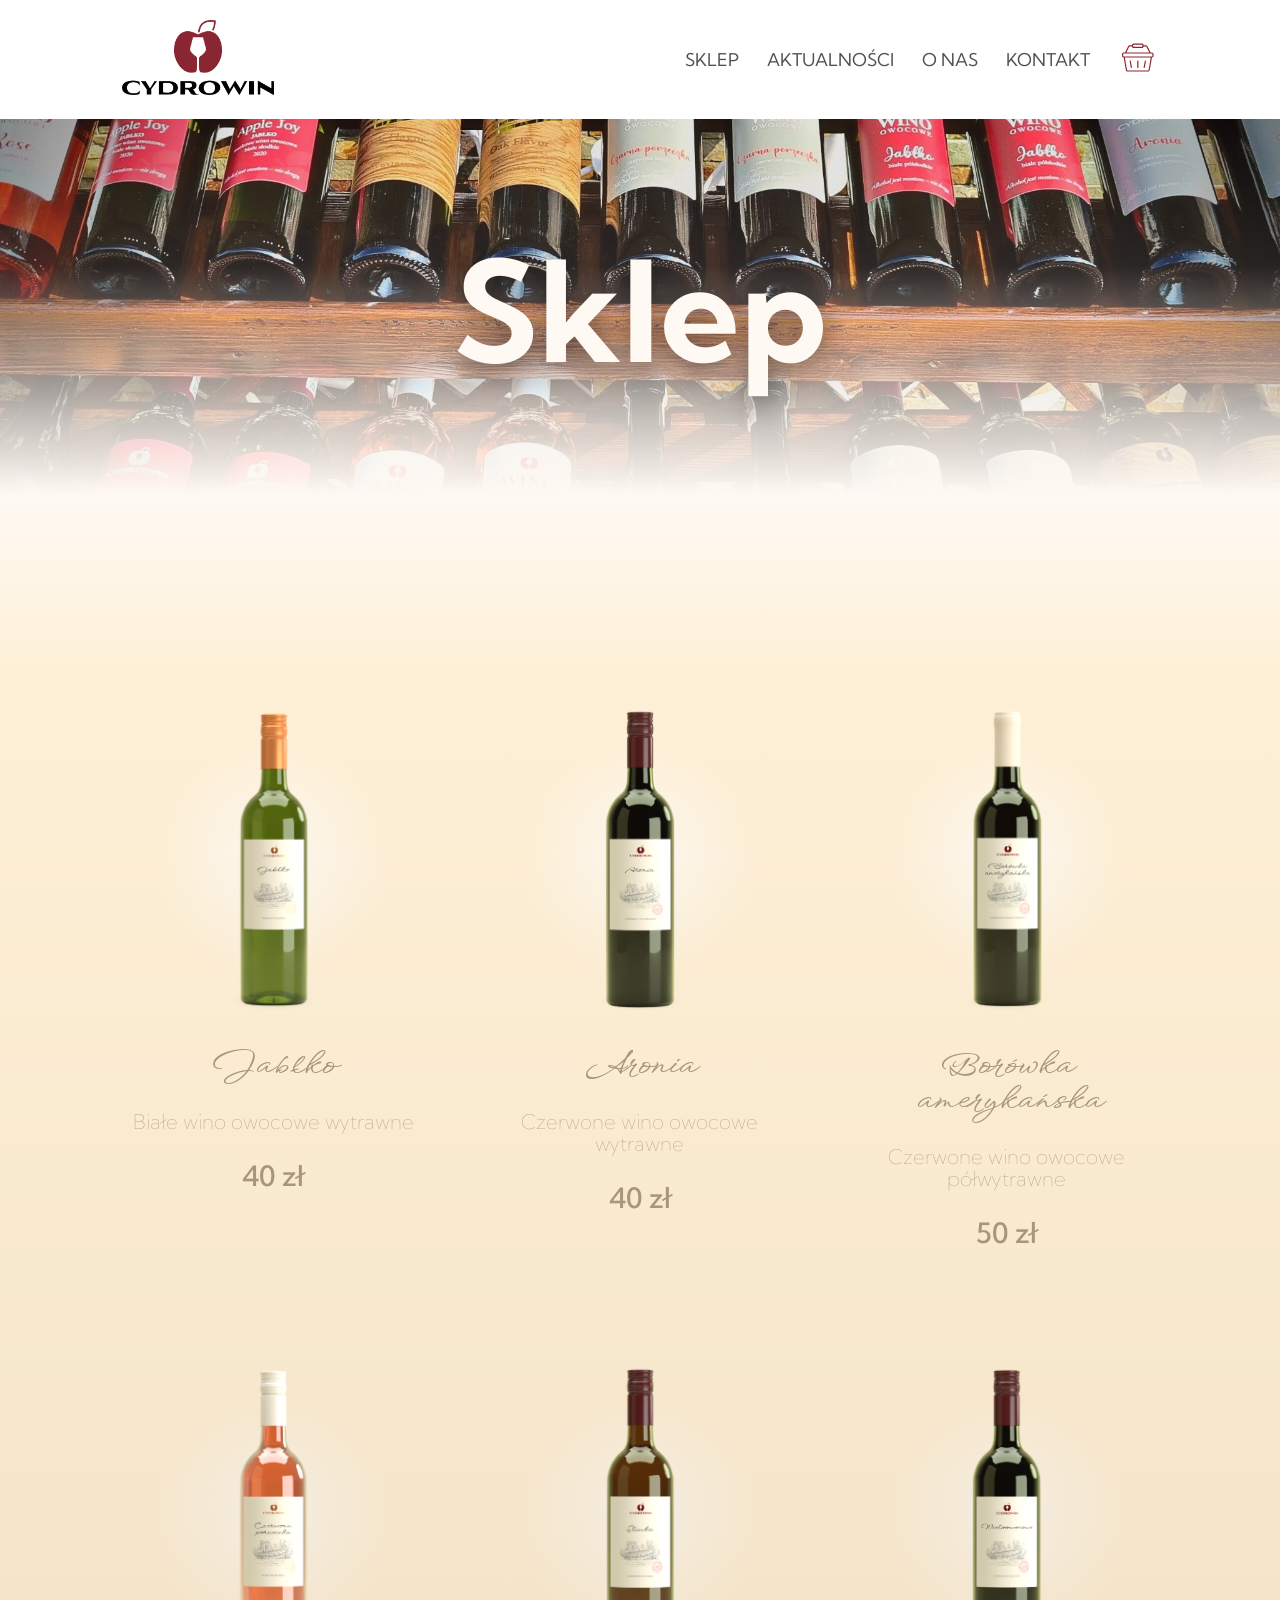
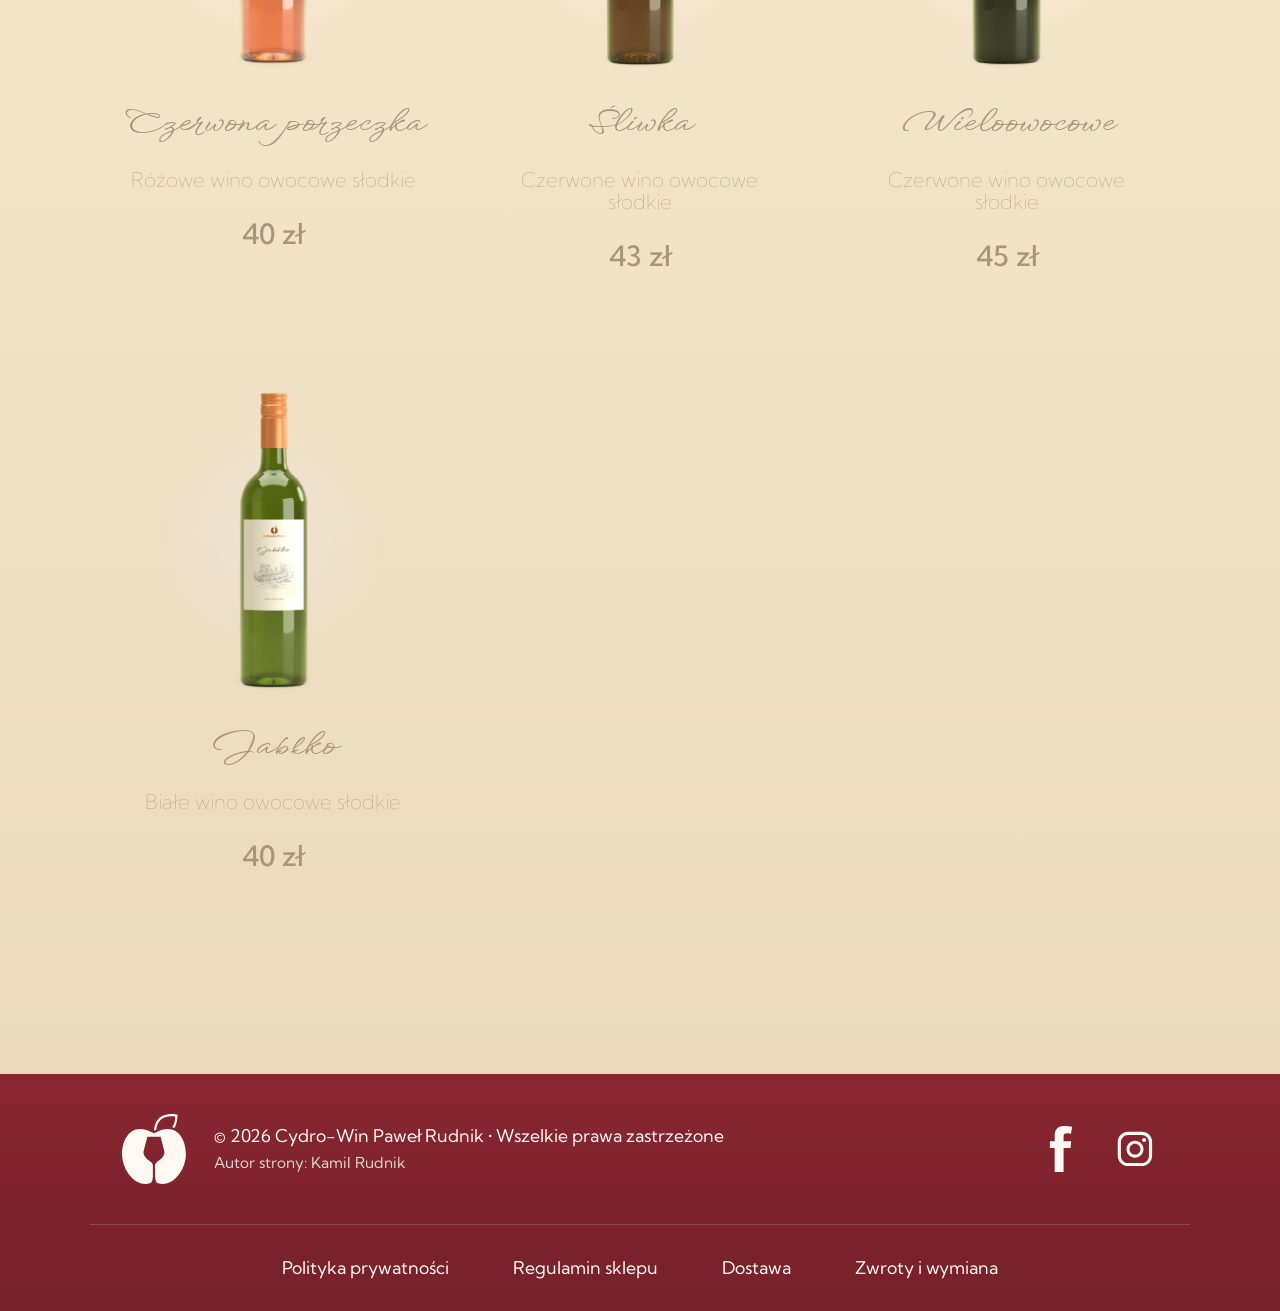
<file: sklep.html>
<!doctype html>
<html lang="pl">

<head>
    <meta charset="utf-8">
    <meta name="viewport" content="width=device-width, initial-scale=1.0">
    <title>Cydrowin • Sklep</title>
    <link rel="icon" href="assets/symbol-kolor.png">
    <link rel="stylesheet" href="style.css">
    <link rel="stylesheet" href="https://fonts.googleapis.com/css?family=Kumbh Sans">
    <link rel="stylesheet" href="https://fonts.googleapis.com/css2?family=WindSong:wght@400;500&display=swap">
</head>

<body class="shop-page">
    <header>
        <div class="container header-inner">
            <div class="brand">
                <a href="index.html">
                    <img src="assets/logo-kolor.png" alt="Logo Cydrowin" height="75" style="padding-inline: 2rem">
                </a>
            </div>

            <nav id="main-nav">
                <ul>
                    <li><a href="sklep.html">SKLEP</a></li>
                    <li><a href="index.html#aktualnosci">AKTUALNOŚCI</a></li>
                    <li><a href="index.html#o-nas">O NAS</a></li>
                    <li><a href="index.html#kontakt">KONTAKT</a></li>
                    <li>
                        <svg class="basket" xmlns="http://www.w3.org/2000/svg" viewBox="0 0 100 100">
                            <path
                                d="M86 40.5C86 39.6716 85.3284 39 84.5 39H14.5C13.6716 39 13 39.6716 13 40.5V44.5C13 45.3284 13.6716 46 14.5 46H84.5C85.3284 46 86 45.3284 86 44.5V40.5ZM22.54 79.7607L22.5693 79.8926C22.7446 80.5405 23.3343 80.9998 24.0166 81H74.9834C75.7111 80.9998 76.3334 80.4774 76.46 79.7607L81.8887 49H17.1113L22.54 79.7607ZM30.2236 56.0254C30.9869 55.8823 31.7236 56.345 31.9385 57.0742L31.9746 57.2236L34.9746 73.2236L34.9951 73.376C35.0589 74.1335 34.5396 74.8315 33.7764 74.9746C33.0131 75.1177 32.2764 74.655 32.0615 73.9258L32.0254 73.7764L29.0254 57.7764L29.0049 57.624C28.9411 56.8665 29.4604 56.1685 30.2236 56.0254ZM48 73.5V57.5C48 56.6716 48.6716 56 49.5 56C50.3284 56 51 56.6716 51 57.5V73.5C51 74.3284 50.3284 75 49.5 75C48.6716 75 48 74.3284 48 73.5ZM67.0254 57.2236C67.1781 56.4094 67.9622 55.8728 68.7764 56.0254C69.5906 56.1781 70.1272 56.9622 69.9746 57.7764L66.9746 73.7764C66.8219 74.5906 66.0378 75.1272 65.2236 74.9746C64.4094 74.8219 63.8728 74.0378 64.0254 73.2236L67.0254 57.2236ZM29.3545 21C28.8575 21 28.3975 21.2458 28.1201 21.6475L28.0127 21.8291L20.9277 36H78.0723L70.9873 21.8291C70.7332 21.321 70.2136 21 69.6455 21H63.9717C63.7229 23.2499 61.8162 25 59.5 25H39.5C37.1838 25 35.2771 23.2499 35.0283 21H29.3545ZM39.5 17C38.6716 17 38 17.6716 38 18.5V20.5C38 21.3284 38.6716 22 39.5 22H59.5C60.3284 22 61 21.3284 61 20.5V18.5C61 17.6716 60.3284 17 59.5 17H39.5ZM89 44.5C89 46.8373 87.2179 48.757 84.9385 48.9775L79.415 80.2822C79.0355 82.4324 77.1668 83.9998 74.9834 84H24.0166C21.9012 83.9998 20.0815 82.5285 19.625 80.4814L19.585 80.2822L14.0605 48.9775C11.7816 48.7566 10 46.837 10 44.5V40.5C10 38.0147 12.0147 36 14.5 36H17.5723L25.3291 20.4873L25.4814 20.208C26.287 18.8462 27.7567 18 29.3545 18H35.0283C35.2771 15.7501 37.1838 14 39.5 14H59.5C61.8162 14 63.7229 15.7501 63.9717 18H69.6455C71.3499 18 72.9086 18.9629 73.6709 20.4873L81.4277 36H84.5C86.9853 36 89 38.0147 89 40.5V44.5Z">
                            </path>
                        </svg>
                    </li>
                </ul>
            </nav>
        </div>
    </header>

    <main>
        <section class="heroShop" aria-labelledby="shop-title">
            <div class="heroShop-image" role="img" aria-label="Regał z winami"></div>
            <h1 id="shop-title">Sklep</h1>
        </section>
        <div class="transition-reversed"></div>
        <section class="shop-content">
            <div class="container shop-content-inner">
                <div class="products">
                    <a href="jablko_wytrawne.html">
                        <article class="product">
                            <div class="product-thumbnail">
                                <img src="assets/jablko_wytrawne.png" alt="Jabłko" class="product-image">
                                <div class="product-shadow"></div>
                            </div>
                            <h2 class="product-title">Jabłko</h2>
                            <p class="product-description">Białe wino owocowe wytrawne</p>
                            <p class="product-price">40 zł</p>
                        </article>
                    </a>

                    <article class="product">
                        <div class="product-thumbnail">
                            <img src="assets/aronia.png" alt="Aronia" class="product-image">
                            <div class="product-shadow"></div>
                        </div>
                        <h2 class="product-title">Aronia</h2>
                        <p class="product-description">Czerwone wino owocowe wytrawne</p>
                        <p class="product-price">40 zł</p>
                    </article>

                    <article class="product">
                        <div class="product-thumbnail">
                            <img src="assets/borowka_amerykanska.png" alt="Borówka amerykańska" class="product-image">
                            <div class="product-shadow"></div>
                        </div>
                        <h2 class="product-title">Borówka amerykańska</h2>
                        <p class="product-description">Czerwone wino owocowe półwytrawne</p>
                        <p class="product-price">50 zł</p>
                    </article>

                    <article class="product">
                        <div class="product-thumbnail">
                            <img src="assets/czerwonaPorzeczka.png" alt="Czerwona porzeczka" class="product-image">
                            <div class="product-shadow"></div>
                        </div>
                        <h2 class="product-title">Czerwona porzeczka</h2>
                        <p class="product-description">Różowe wino owocowe słodkie</p>
                        <p class="product-price">40 zł</p>
                    </article>

                    <article class="product">
                        <div class="product-thumbnail">
                            <img src="assets/sliwka.png" alt="Śliwka" class="product-image">
                            <div class="product-shadow"></div>
                        </div>
                        <h2 class="product-title">Śliwka</h2>
                        <p class="product-description">Czerwone wino owocowe słodkie</p>
                        <p class="product-price">43 zł</p>
                    </article>

                    <article class="product">
                        <div class="product-thumbnail">
                            <img src="assets/wieloowocowe.png" alt="Wieloowocowe" class="product-image">
                            <div class="product-shadow"></div>
                        </div>
                        <h2 class="product-title">Wieloowocowe</h2>
                        <p class="product-description">Czerwone wino owocowe słodkie</p>
                        <p class="product-price">45 zł</p>
                    </article>

                    <article class="product">
                        <div class="product-thumbnail">
                            <img src="assets/jablko_slodkie.png" alt="Jabłko" class="product-image">
                            <div class="product-shadow"></div>
                        </div>
                        <h2 class="product-title">Jabłko</h2>
                        <p class="product-description">Białe wino owocowe słodkie</p>
                        <p class="product-price">40 zł</p>
                    </article>
                </div>
            </div>
        </section>
    </main>

    <footer>
        <div class="container footer-main">
            <div class="footer-brand">
                <svg class="cydrowin-symbol" width="53px" height="58px" viewBox="0 0 376 412"
                    xmlns="http://www.w3.org/2000/svg">
                    <path fill="currentColor"
                        d="M 1587.65,32.8242 C 2285.13,-152.836 2818.03,672.703 2818.03,1315.49 c 0,696.55 -427.85,1489.04 -1408.58,924.44 C 428.73,2804.53 0.878906,2012.04 0.878906,1315.49 0.878906,672.621 533.902,-153.047 1231.48,32.8906 1353.44,64.3047 1361.21,299.566 1361.21,395.605 v 412.696 c 0,76.594 -26.76,124.625 -90.02,168.933 -132.94,93.126 -365.405,271.586 -318.135,467.616 51.555,213.99 108.535,426.43 166.555,638.42 193.23,0 386.44,0 579.66,0 58.02,-211.99 115.02,-424.43 166.56,-638.42 47.27,-196.03 -185.2,-374.49 -318.14,-467.616 -63.25,-44.308 -90.02,-92.339 -90.02,-168.933 V 395.605 c 0,-95.796 7.79,-331.8081 129.98,-362.7808 z M 2210.99,2503.13 c 84.67,115.18 130.41,274.37 137.75,476.91 -270.96,32.54 -477.42,-8.1 -618.09,-123.31 -118.99,-97.44 -193.22,-250.24 -222.02,-459.16 -32.49,-15.27 -68.36,-33.57 -102,-51.84 22.15,220.36 85.53,439.44 263.39,585.11 169.54,138.86 414.76,184.37 734.14,138.32 l 41.39,-5.97 -0.41,-41.74 c -2.3,-228.86 -48.46,-412.06 -139.09,-548.96 -30.54,12.19 -62.22,22.46 -95.06,30.64"
                        transform="matrix(0.13333333,0,0,-0.13333333,0,412)" />
                </svg>
                <div class="cydrowin-text">
                    <p>© 2026 Cydro-Win Paweł Rudnik • Wszelkie prawa zastrzeżone</p>
                    <small>Autor strony: Kamil Rudnik</small>
                </div>
            </div>
            <div class="footer-social">
                <div class="media-icon-field">
                    <a href="https://facebook.com/cydrowin" target="_blank">
                        <svg class="media-icon" width="36px" height="36px" viewBox="-337 273 123.5 256"
                            xmlns="http://www.w3.org/2000/svg">
                            <path fill="currentColor"
                                d="M-260.9,327.8c0-10.3,9.2-14,19.5-14c10.3,0,21.3,3.2,21.3,3.2l6.6-39.2c0,0-14-4.8-47.4-4.8c-20.5,0-32.4,7.8-41.1,19.3c-8.2,10.9-8.5,28.4-8.5,39.7v25.7H-337V396h26.5v133h49.6V396h39.3l2.9-38.3h-42.2V327.8z" />
                        </svg>
                    </a>
                </div>
                <div class="media-icon-field">
                    <a href="https://instagram.com/cydrowin" target="_blank">
                        <svg class="media-icon" width="46px" height="46px" viewBox="0 0 32 32"
                            xmlns="http://www.w3.org/2000/svg">
                            <path fill="currentColor"
                                d="M22.3,8.4c-0.8,0-1.4,0.6-1.4,1.4c0,0.8,0.6,1.4,1.4,1.4c0.8,0,1.4-0.6,1.4-1.4C23.7,9,23.1,8.4,22.3,8.4z" />
                            <path fill="currentColor"
                                d="M16,10.2c-3.3,0-5.9,2.7-5.9,5.9s2.7,5.9,5.9,5.9s5.9-2.7,5.9-5.9S19.3,10.2,16,10.2z M16,19.9c-2.1,0-3.8-1.7-3.8-3.8c0-2.1,1.7-3.8,3.8-3.8c2.1,0,3.8,1.7,3.8,3.8C19.8,18.2,18.1,19.9,16,19.9z" />
                            <path fill="currentColor"
                                d="M20.8,4h-9.5C7.2,4,4,7.2,4,11.2v9.5c0,4,3.2,7.2,7.2,7.2h9.5c4,0,7.2-3.2,7.2-7.2v-9.5C28,7.2,24.8,4,20.8,4z M25.7,20.8c0,2.7-2.2,5-5,5h-9.5c-2.7,0-5-2.2-5-5v-9.5c0-2.7,2.2-5,5-5h9.5c2.7,0,5,2.2,5,5V20.8z" />
                        </svg>
                    </a>
                </div>
            </div>
        </div>
        <nav class="container footer-subpages" aria-label="Linki w stopce">
            <a href="#polityka-prywatnosci">
                <p>Polityka prywatności</p>
            </a>
            <a href="#regulamin-sklepu">
                <p>Regulamin sklepu</p>
            </a>
            <a href="#dostawa">
                <p>Dostawa</p>
            </a>
            <a href="#zwroty-i-wymiana">
                <p>Zwroty i wymiana</p>
            </a>
        </nav>
    </footer>

    <script src="script.js"></script>
</body>

</html>
</file>
<file: style.css>
:root {
  --brand: #892631;
  --brandDrk: #75212a;
  --bg: #fef9f3;
  --bgDrk: #fef0d6ff;
  --text: #515151;
  --accentDrk: #a8957b;
  --accent: #d4c1a3;
  --muted: #8f8f8f;
  --container: 1100px;
}

html {
  scroll-behavior: smooth;
  overflow-x: hidden;
}

@media (prefers-reduced-motion: reduce) {
  html {
    scroll-behavior: auto;
  }
}

body {
  margin: 0;
  font-family: 'Kumbh Sans', sans-serif;
  background: var(--bg);
  overflow-x: hidden;
}

a {
  color: var(--text);
  text-decoration: none
}

.container {
  max-width: var(--container);
  margin: 0 auto;
}

header {
  background: white;
}

.header-inner {
  display: flex;
  align-items: center;
  justify-content: space-between;
  padding: 1.25rem 0;
  font-size: 1.1rem;
}

nav {
  display: block
}

nav ul {
  list-style: none;
  margin: 0;
  padding-inline: 2rem;
  display: flex;
  gap: 1.75rem;
  align-items: center;
}

#main-nav a {
  color: var(--text);
  transition: color 0.3s ease;
}

#main-nav a:hover {
  color: var(--brand);
}

.basket {
  height: 40px;
  fill: var(--brand)
}

@media (max-width: 1000px) {
  .header-inner {
    justify-content: center;
  }

  #main-nav {
    display: none;
  }
}

.hero {
  --hero-parallax-y: 0px;
  --hero-parallax-bleed: 90px;
  --hero-title-size: 3.75rem;
  --hero-title-bottom: 45px;
  --hero-title-inline-gap: clamp(1.5rem, 8vw, 5rem);
  position: relative;
  width: 100%;
  height: 500px;
  overflow: hidden;
  isolation: isolate;
  background: var(--bg);
}

.hero-image,
.hero::before {
  position: absolute;
  top: calc(-1 * var(--hero-parallax-bleed));
  right: 0;
  bottom: calc(-1 * var(--hero-parallax-bleed));
  left: 0;
  background: center calc(60% + var(--hero-parallax-y)) / cover no-repeat;
  background-image: url("assets/pszczolka.jpg");
  animation: image-show 25s ease-in-out infinite;
}

.hero-image {
  z-index: 0;
}

.hero::before {
  content: "";
  z-index: 2;
  pointer-events: none;
  -webkit-mask-image: url("assets/symbol-kolor.png");
  -webkit-mask-repeat: no-repeat;
  -webkit-mask-position: center calc(37.5% + 22.5px);
  -webkit-mask-size: 250px;

  mask-image: url("assets/symbol-kolor.png");
  mask-repeat: no-repeat;
  mask-position: center calc(37.5% + 22.5px);
  mask-size: 250px;
}

.hero::after {
  content: "";
  position: absolute;
  inset: 0 0 -3px;
  z-index: 1;
  pointer-events: none;
  background: linear-gradient(to bottom,
      rgba(254, 249, 243, 0) 0%,
      rgba(254, 249, 243, 0.16) 32%,
      rgba(254, 249, 243, 0.72) 68%,
      var(--bg) calc(100% - 12px),
      var(--bg) 100%);
}

.hero h1 {
  position: absolute;
  right: 0;
  bottom: var(--hero-title-bottom);
  left: 0;
  z-index: 3;
  box-sizing: border-box;
  padding-inline: var(--hero-title-inline-gap);

  font-family: "WindSong", cursive;
  font-weight: 500;
  font-style: normal;
  font-size: var(--hero-title-size);
  line-height: 1.1;
  white-space: nowrap;

  margin: 0;
  text-align: center;
  color: var(--text);
}

@keyframes image-show {
  0% {
    background-image: url(assets/pszczolka.jpg);
  }

  10% {
    background-image: url(assets/pszczolka.jpg);
  }

  20% {
    background-image: url(assets/szef.jpg);
  }

  30% {
    background-image: url(assets/szef.jpg);
  }

  40% {
    background-image: url(assets/jablka.jpg);
  }

  50% {
    background-image: url(assets/jablka.jpg);
  }

  60% {
    background-image: url(assets/beczka.jpg);
  }

  70% {
    background-image: url(assets/beczka.jpg);
  }

  80% {
    background-image: url(assets/sad.jpg);
  }

  90% {
    background-image: url(assets/sad.jpg);
  }

  100% {
    background-image: url(assets/pszczolka.jpg);
  }
}

.start {
  display: flex;
  flex-direction: column;
  align-items: center;
  justify-content: center;
  position: relative;
  z-index: 1;
  box-sizing: border-box;
  margin-top: -2px;
  padding-inline: clamp(0.25rem, 5vw, 3rem);
  background-image: linear-gradient(to bottom, var(--bg), var(--bgDrk));
  height: 600px;
  text-align: center;
}

.start-content {
  width: 100%;
  max-width: 800px;
  min-width: 0;
  box-sizing: border-box;
  margin: 0 auto;
}

.start img {
  display: block;
  width: min(90%, 575.8px);
  max-width: 90%;
  height: auto;
  margin: 0 auto;
  padding-bottom: 0.2rem;

  background: radial-gradient(ellipse, var(--bg) 0%, transparent 50%);
}

.start h1 {
  font-size: 1.6rem;
  line-height: 1.35;
  margin: 1.5rem auto 2rem;
  color: var(--accentDrk);
  text-align: center;
}

.button {
  font-family: 'Kumbh Sans', sans-serif;
  font-size: 1.6rem;
  padding: 10px 20px;
  border: none;
  border-radius: 4px;
  background: var(--accent);
  color: var(--bg);
  transition: background-color 0.3s ease;
}

.button:hover {
  background-color: var(--accentDrk)
}

.start .button {
  display: inline-block;
  box-sizing: border-box;
  width: fit-content;
  max-width: 100%;
  padding: 10px clamp(0.9rem, 3.5vw, 20px);
  font-size: 1.6rem;
  line-height: 1.2;
  white-space: nowrap;
  box-shadow: 0 3px 6px var(--accentDrk);
}

.start .button strong {
  display: inline-block;
}

.start-button-line {
  display: inline;
}

@media (max-width: 450px) {
  .start .button {
    white-space: normal;
    overflow-wrap: normal;
    text-align: center;
  }

  .start-button-line {
    display: block;
    margin-top: 0.2rem;
    padding-inline: 0.5rem;
  }
}

.transition {
  height: 140px;
  background-image: linear-gradient(to top, var(--bg), var(--bgDrk));
}

.news {
  background: var(--bg);
  padding: 4rem clamp(1.5rem, 5vw, 5.875rem) 2.4rem;
}

.news-list {
  display: grid;
  gap: 4rem;
  max-width: 1712px;
  margin: 0 auto;
}

.news-card {
  display: grid;
  grid-template-columns: minmax(260px, 420px) minmax(0, 1fr);
  gap: clamp(1.8rem, 5vw, 2.2rem);
  align-items: center;
}

.news-card--reverse {
  grid-template-columns: minmax(0, 1fr) minmax(260px, 420px);
}

.news-card--reverse .news-card__media {
  order: 2;
  justify-self: end;
}

.news-card--reverse .news-card__body {
  order: 1;
}

.news-card__media {
  position: relative;
  width: 100%;
  max-width: 370px;
  aspect-ratio: 4 / 3;
  overflow: hidden;
  justify-self: start;

  margin-bottom: 0.8rem;
}

.news-card__image,
.news-card__frame {
  position: absolute;
  inset: 0;
  display: block;
  width: 100%;
  height: 100%;
  object-fit: cover;
}

.news-card__image {
  z-index: 1;
  transform: scale(1.06);
  transition: transform 0.5s ease;
}

.news-card__frame {
  z-index: 2;
  pointer-events: none;
}

.news-card__media:hover .news-card__image {
  transform: scale(1.14);
}

.news-card__body {
  min-width: 0;
  display: flex;
  flex-direction: column;
  gap: 2rem;
}

.news-card__copy h2 {
  margin: 0.8rem 0 2.2rem;
  font-size: 2.25rem;
  line-height: 1.15;
  font-weight: 700;
  color: var(--text);
}

.news-card__copy p {
  margin: 0;
  font-size: 1.25rem;
  line-height: 1.55;
  font-weight: 100;
  color: var(--text);
  text-align: justify;
  hyphens: auto;
  overflow-wrap: break-word;
  word-break: normal;
}

.news-card__footer {
  display: flex;
  gap: 1rem;
  align-items: center;
  justify-content: space-between;
  flex-wrap: wrap;
}

.news-card__footer time {
  font-size: 1rem;
  font-style: italic;
  font-weight: 100;
  color: var(--muted);
  margin: 0.5rem 0;
}

.news-card__button {
  flex: 0 0 auto;
  margin: 0.5rem 0;
  padding: 0.55rem 1.25rem;
  border-radius: 999px;
  font-size: 0.95rem;
  color: white;
  background: var(--brand);
  white-space: nowrap;
}

.news-card__button:hover {
  background-color: var(--brandDrk);
}

.news-separator {
  width: 100%;
  height: 1px;
  margin: 0;
  border: none;
  background-color: #ded6cd;
}

.seeMore {
  display: flex;
  justify-content: center;
  align-items: center;
  margin-top: 4rem;
}

.seeMore a {
  text-align: center;
  text-decoration: underline;
  color: var(--muted);
  text-decoration-color: var(--muted);
  text-underline-offset: 2px;
}

@media (max-width: 1000px) {
  .news {
    padding: 3rem 1.5rem 2rem;
  }

  .news-list {
    gap: 3rem;
  }

  .news-card,
  .news-card--reverse {
    grid-template-columns: minmax(0, 1fr);
    gap: 1.5rem;
  }

  .news-card--reverse .news-card__media,
  .news-card--reverse .news-card__body {
    order: initial;
  }

  .news-card__media,
  .news-card--reverse .news-card__media {
    justify-self: center;
    max-width: min(100%, 420px);
  }

  .news-card__body {
    gap: 1.5rem;
  }
}

@media (max-width: 700px) {
  .news-card__copy h2 {
    font-size: 1.8rem;
  }

  .news-card__copy p {
    font-size: 1.125rem;
    text-align: left;
  }

  .news-card__footer {
    align-items: flex-start;
    flex-direction: column;
  }
}

.about {
  --about-parallax-y: 0px;
  --about-parallax-bleed: 90px;
  --about-content-frame: 1700px;
  position: relative;
  width: 100%;
  min-height: clamp(720px, 78vw, 1000px);
  padding: clamp(4rem, 9vw, 9rem) clamp(2rem, 8vw, 9.375rem) clamp(3.75rem, 12vw, 5rem);
  box-sizing: border-box;
  overflow: hidden;
  display: flex;
  flex-direction: column;
  justify-content: center;
  background: #111;
}

.about-image {
  position: absolute;
  top: calc(-1 * var(--about-parallax-bleed));
  right: 0;
  bottom: calc(-1 * var(--about-parallax-bleed));
  left: 0;
  z-index: 0;
  background-image: url("assets/szef3.jpg");
  background-repeat: no-repeat;
  background-size: cover;
  background-position: center calc(30% + var(--about-parallax-y, 0px));
}

.about-content-frame {
  position: relative;
  z-index: 2;
  width: min(100%, var(--about-content-frame));
  margin-inline: auto
}

.about-content {
  max-width: 50%;
}

.about .gradient {
  position: absolute;
  inset: 0;
  z-index: 1;
  pointer-events: none;
  background-image:
    linear-gradient(to right, rgba(0, 0, 0, 0.82) 0%, rgba(0, 0, 0, 0.64) 38%, rgba(0, 0, 0, 0.16) 72%, transparent 100%),
    linear-gradient(to top, black 0%, rgba(0, 0, 0, 0.84) 18%, transparent 68%);
}

.about h1 {
  font-size: clamp(2.4rem, 5vw, 4rem);
  line-height: 1.05;
  color: var(--bg);
  margin: 0 0 clamp(3.8rem, 3vw, 4.2rem);
}

.story {
  margin: 0;

  font-weight: 100;
  font-size: clamp(1rem, 1.45vw, 1.25rem);

  text-align: justify;
  hyphens: auto;
  overflow-wrap: break-word;
  word-break: normal;
  font-style: italic;
  line-height: 1.6;
  color: var(--muted);
  text-shadow: 0 2px 10px rgba(0, 0, 0, 0.875);
}

.signature {
  margin: clamp(5rem, 4vw, 9rem) 0 0;

  font-family: "WindSong", cursive;
  font-weight: 500;
  font-style: italic;
  font-size: clamp(1.5em, 5vw, 2rem);
  line-height: 1;

  text-align: end;
  color: var(--bg);
}

@media (max-width: 900px) {
  .about {
    min-height: auto;
    padding: 4rem 1.5rem 5rem;
  }

  .about-content {
    max-width: min(100%, 44rem);
  }

  .about-image {
    background-position: 57% calc(30% + var(--about-parallax-y, 0px));
  }

  .about h1 {
    margin-left: 0.75rem;
  }

  .about .gradient {
    background-image:
      linear-gradient(to right, rgba(0, 0, 0, 0.82) 0%, rgba(0, 0, 0, 0.64) 38%, rgba(0, 0, 0, 0.16) 72%, transparent 100%),
      linear-gradient(to top, black 0%, rgba(0, 0, 0, 0.84) 18%, transparent 68%),
      linear-gradient(to left, rgba(0, 0, 0, 0.375) 50%, transparent 100%);
  }

  .story {
    text-align: left;
    margin-left: 0.5rem;
    margin-right: 1.2rem;
  }

  .signature {
    margin-right: 1.6rem;
  }
}

.gallery {
  --gallery-inline-padding: clamp(1rem, 4vw, 4rem);
  --gallery-card-gap: clamp(6rem, 12vw, 9rem);
  --gallery-caption-gap: clamp(2rem, 3vw, 2.625rem);
  display: block;
  background-image: linear-gradient(to bottom, black 37.5%, var(--bgDrk));
  height: fit-content;
  box-sizing: border-box;
  padding-inline: var(--gallery-inline-padding);
  padding-bottom: 7rem
}

.pair-of-photos {
  display: flex;
  align-items: center;
  justify-content: space-between;
  column-gap: clamp(2rem, 7vw, 6rem);
  row-gap: 0;
  margin: 0 auto;
  flex-wrap: wrap;
}

.described-photo {
  --gallery-photo-min-width: 190px;
  --gallery-photo-fluid-width: 42vw;
  --gallery-photo-width: 320px;
  height: fit-content;
  width: min(100%, clamp(var(--gallery-photo-min-width), var(--gallery-photo-fluid-width), var(--gallery-photo-width)));
  max-width: calc(100vw - var(--gallery-inline-padding) - var(--gallery-inline-padding));
  margin-inline: auto;
  padding-top: var(--gallery-card-gap);
}

.pair-of-photos:nth-of-type(1) .described-photo:nth-child(1) {
  --gallery-photo-min-width: 280px;
  --gallery-photo-fluid-width: 72vw;
  --gallery-photo-width: 614px;
}

.pair-of-photos:nth-of-type(1) .described-photo:nth-child(2) {
  --gallery-photo-min-width: 190px;
  --gallery-photo-fluid-width: 40vw;
  --gallery-photo-width: 281px;
}

@media (min-width: 1120px) {
  .pair-of-photos:nth-of-type(1) .described-photo:nth-child(2) {
    translate: -1.25rem 0;
  }
}

@media (min-width: 1200px) {
  .pair-of-photos:nth-of-type(1) .described-photo:nth-child(2) {
    translate: -2.5rem 0;
  }
}

@media (min-width: 1280px) {
  .pair-of-photos:nth-of-type(1) .described-photo:nth-child(2) {
    translate: -4rem 0;
  }
}

.pair-of-photos:nth-of-type(2) .described-photo:nth-child(1) {
  --gallery-photo-min-width: 190px;
  --gallery-photo-fluid-width: 42vw;
  --gallery-photo-width: 287px;
}

.pair-of-photos:nth-of-type(2) .described-photo:nth-child(2) {
  --gallery-photo-min-width: 200px;
  --gallery-photo-fluid-width: 44vw;
  --gallery-photo-width: 325px;
}

.photo {
  display: block;
  width: 100%;
  height: auto;
  margin-inline: auto;
  margin-block: 0;
  border: 1px solid #ddd;
  border-radius: 4px;
  padding: 5px;
  background-color: var(--bg);
  box-shadow: 0 12px 30px rgba(0, 0, 0, 0.18);
  box-sizing: border-box;
}

.left-photo {
  rotate: -1deg;
}

.right-photo {
  rotate: 1deg;
}

.described-photo.reveal-up {
  opacity: 0;
  transform: translateY(60px);
  transition: opacity 1.75s ease, transform 1.75s ease;
  transition-delay: var(--gallery-reveal-delay, 0s);
}

.pair-of-photos:nth-of-type(1) .described-photo:nth-child(1) {
  --gallery-reveal-delay: 0s;
}

.pair-of-photos:nth-of-type(1) .described-photo:nth-child(2) {
  --gallery-reveal-delay: 0.5s;
}

.pair-of-photos:nth-of-type(2) .described-photo:nth-child(1) {
  --gallery-reveal-delay: 1s;
}

.pair-of-photos:nth-of-type(2) .described-photo:nth-child(2) {
  --gallery-reveal-delay: 1.5s;
}

.described-photo.reveal-up.visible {
  opacity: 1;
  transform: translateY(0);
}

.description {
  position: relative;
  left: 50%;
  width: max-content;
  max-width: min(44rem, calc(100vw - var(--gallery-inline-padding) - var(--gallery-inline-padding)));
  transform: translateX(-50%);
  box-sizing: border-box;

  text-align: center;
  justify-content: center;
  align-items: center;
  line-height: 1.8;
  color: var(--bg);
  font-size: clamp(1rem, 2.2vw, 1.4rem);
  text-shadow: 2px 2px 4px rgba(0, 0, 0, 0.18);
  margin: 0;
  padding-top: var(--gallery-caption-gap);
}

.description b {
  display: inline-block;
  max-width: 100%;
}

@media (min-width: 1151px) and (max-width: 1300px) {
  .gallery {
    --gallery-card-gap: clamp(5rem, 9vw, 7rem);
    --gallery-caption-gap: clamp(1.5rem, 2.5vw, 2rem);
  }

  .pair-of-photos {
    column-gap: clamp(2rem, 5vw, 4rem);
  }

  .pair-of-photos:nth-of-type(1) .described-photo:nth-child(1) {
    --gallery-photo-fluid-width: 58vw;
    --gallery-photo-width: 560px;
  }

  .pair-of-photos:nth-of-type(1) .described-photo:nth-child(2) {
    --gallery-photo-fluid-width: 30vw;
    --gallery-photo-width: 250px;
    translate: -1rem 0;
  }

  .pair-of-photos:nth-of-type(2) .described-photo:nth-child(1) {
    --gallery-photo-width: 260px;
  }

  .pair-of-photos:nth-of-type(2) .described-photo:nth-child(2) {
    --gallery-photo-width: 295px;
  }

  .description {
    max-width: min(36rem, calc(100vw - var(--gallery-inline-padding) - var(--gallery-inline-padding)));
    font-size: clamp(0.95rem, 1.45vw, 1.15rem);
  }
}

@media (max-width: 1150px) {
  .pair-of-photos {
    flex-direction: column;
    align-items: center;
    justify-content: flex-start;
    column-gap: 0;
  }

  .pair-of-photos:nth-of-type(1) .described-photo:nth-child(2) {
    translate: none;
  }
}

.contact {
  background-image: linear-gradient(to bottom, var(--bg), var(--bgDrk));
  overflow: hidden;
}

.contact-inner {
  width: min(100%, 1450px);
  box-sizing: border-box;
  padding: clamp(2rem, 8vw, 3rem) clamp(1.25rem, 5vw, 4rem) clamp(4rem, 9vw, 7.8125rem);
  margin: 0 auto;
}

.contact-content {
  display: grid;
  grid-template-columns: minmax(0, 1fr) minmax(0, 0.95fr);
  column-gap: clamp(3.5rem, 8vw, 7rem);
  row-gap: clamp(3rem, 6vw, 5rem);
  align-items: start;
}

.contact h1 {
  font-size: clamp(2.5rem, 5vw, 4rem);
  line-height: 1;
  color: var(--text);
  margin: 0 0 clamp(2.5rem, 6vw, 6rem);
  overflow-wrap: break-word;
}

.informations {
  width: 100%;
  min-width: 0;
  display: grid;
  gap: clamp(1.25rem, 3vw, 2rem);
}

.informations p {
  display: block;
  margin: 0;
  min-width: 0;
  font-size: clamp(1.125rem, 2vw, 1.5rem);
  line-height: 1.35;
  color: var(--accentDrk);
  overflow-wrap: break-word;
}

.information {
  display: grid;
  grid-template-columns: clamp(2.25rem, 4vw, 3rem) minmax(0, 1fr);
  gap: clamp(0.875rem, 2vw, 1.25rem);
  align-items: center;
}

.contact-icon {
  width: 100%;
  height: auto;
  color: var(--accentDrk);
}

.contact-form {
  width: 100%;
}

.map {
  width: 100%;
  max-width: none;
  margin-top: clamp(1rem, 3vw, 2rem);
  box-sizing: border-box;
  overflow: hidden;
  border-radius: 12px;
  box-shadow: 0 12px 30px rgba(0, 0, 0, 0.16);
}

.map iframe {
  width: 100%;
  height: clamp(20rem, 36vw, 28.125rem);
  border: 0;
  display: block;
}

.quick-message {
  width: 100%;
  min-width: 0;
}

.contact form {
  width: 100%;
}

.contact form label {
  display: block;
  margin-bottom: clamp(1.25rem, 3vw, 1.875rem);
}

.contact input,
.contact textarea {
  width: 100%;
  padding: 0.75rem 0.85rem;
  margin-top: 0.75rem;
  border-radius: 6px;
  border: 1px solid;
  border-color: #ddd;
  font-family: 'Kumbh Sans', sans-serif;
  font-size: clamp(1rem, 1.6vw, 1.25rem);
  box-sizing: border-box;
  color: var(--text);
  background: white;
}

.contact textarea {
  min-height: clamp(12rem, 24vw, 17.5rem);
  resize: vertical;
}

.contact button[type="submit"] {
  font-family: 'Kumbh Sans', sans-serif;
  font-size: clamp(1rem, 1.6vw, 1.25rem);
  padding: 0.75rem 1.25rem;
  border: none;
  border-radius: 999px;
  background: var(--accent);
  color: var(--bg);
  transition: background-color 0.3s ease;
  box-shadow: 0 6px 14px var(--bgDrk);

  display: block;
  margin-inline: auto 0;
  margin-top: clamp(2rem, 5vw, 4rem);
}

.contact button[type="submit"]:hover {
  background-color: var(--accentDrk)
}

.contact form label p {
  color: var(--text);
  font-size: clamp(1rem, 1.6vw, 1.25rem);
  margin: 0;
}

@media (max-width: 1150px) {
  .contact-content {
    grid-template-columns: minmax(0, 1fr);
  }

  .quick-message {
    padding-top: 0;
  }
}

@media (max-width: 600px) {
  .contact-inner {
    padding-inline: 1rem;
  }

  .contact h1 {
    margin-bottom: 4rem;
  }

  .information {
    grid-template-columns: clamp(2rem, 10vw, 2.5rem) minmax(0, 1fr);
  }

  .map iframe {
    height: clamp(16rem, 72vw, 22rem);
  }

  .contact button[type="submit"] {
    width: 100%;
  }
}

footer {
  background-image: linear-gradient(to bottom, var(--brand), var(--brandDrk));
  color: var(--bg);
}

.footer-main,
.footer-subpages {
  width: min(100%, var(--container));
  box-sizing: border-box;
  padding-inline: clamp(1rem, 4vw, 2rem);
}

.footer-main {
  display: flex;
  align-items: center;
  justify-content: space-between;
  gap: clamp(2rem, 6vw, 5rem);
  padding-block: clamp(1.5rem, 4vw, 2.5rem);
}

.footer-brand {
  min-width: 0;
  display: grid;
  grid-template-columns: auto minmax(0, 1fr);
  align-items: center;
  gap: clamp(1rem, 2.5vw, 1.75rem);
}

.cydrowin-symbol {
  width: clamp(3.25rem, 6vw, 4rem);
  height: auto;
  color: var(--bg);
  flex: none;
}

.cydrowin-text {
  display: flex;
  flex-direction: column;
  justify-content: center;
  min-width: 0;
}

.cydrowin-text p {
  font-size: clamp(1rem, 1.5vw, 1.1rem);
  line-height: 1.35;
  color: var(--bg);
  margin: 0 0 0.25rem;
  overflow-wrap: break-word;
}

.cydrowin-text small {
  font-size: clamp(0.85rem, 1.2vw, 0.95rem);
  line-height: 1.4;
  color: #dcd7d1;
}

.footer-subpages {
  display: flex;
  flex-wrap: wrap;
  justify-content: center;
  align-items: center;
  gap: clamp(0.75rem, 3vw, 1.25rem) clamp(1.5rem, 6vw, 4rem);
  padding-block: clamp(1.25rem, 3vw, 2rem);
  border-top: 1px solid rgba(254, 249, 243, 0.16);
}

.footer-subpages a {
  color: var(--bg);
  font-size: clamp(0.95rem, 1.5vw, 1.1rem);
  line-height: 1.3;
  text-align: center;
  transition: color 0.3s ease;
}

.footer-subpages p {
  margin: 0;
}

.footer-subpages a:hover {
  color: var(--bgDrk);
}

.footer-social {
  display: flex;
  flex-wrap: wrap;
  align-items: center;
  justify-content: flex-end;
  gap: clamp(1rem, 3vw, 1.75rem);
  flex: none;
}

.media-icon-field a {
  display: grid;
  place-items: center;
}

.media-icon {
  width: clamp(2rem, 4vw, 2.875rem);
  height: auto;
  color: var(--bg);
  transition: color 0.3s ease;
}

.media-icon:hover {
  color: var(--bgDrk);
}

@media (max-width: 700px) {
  .footer-main {
    flex-direction: column;
    text-align: center;
  }

  .footer-brand {
    grid-template-columns: minmax(0, 1fr);
    justify-items: center;
  }

  .footer-social {
    justify-content: center;
  }
}

@media (max-width: 450px) {
  .footer-subpages {
    flex-direction: column;
  }
}

/* Sklep */

.shop-page {
  display: flex;
  flex-direction: column;
  min-height: 100vh;
  background: var(--bgDrk);
}

.shop-page main {
  display: flex;
  flex: 1 0 auto;
  flex-direction: column;
}

.shop-page footer {
  flex: none;
}

.heroShop {
  --hero-parallax-y: 0px;
  --hero-parallax-bleed: 90px;
  --hero-title-size: clamp(3.75rem, 12vw, 8.75rem);
  --hero-title-inline-gap: clamp(1.5rem, 8vw, 5rem);
  position: relative;
  display: grid;
  place-items: center;
  width: 100%;
  height: clamp(18rem, 52vw, 24rem);
  overflow: hidden;
  isolation: isolate;
  background: var(--bg);
}

.heroShop-image {
  position: absolute;
  top: calc(-1 * var(--hero-parallax-bleed));
  right: 0;
  bottom: calc(-1 * var(--hero-parallax-bleed));
  left: 0;
  z-index: 0;
  background: url("assets/regal.jpg") center calc(50% + var(--hero-parallax-y)) / cover no-repeat;
}

.heroShop::after {
  content: "";
  position: absolute;
  inset: 0 0 -3px;
  z-index: 1;
  pointer-events: none;
  background: linear-gradient(to bottom,
      rgba(254, 249, 243, 0) 0%,
      rgba(254, 249, 243, 0.10) 38%,
      rgba(254, 249, 243, 0.76) 78%,
      var(--bg) calc(100% - 12px),
      var(--bg) 100%);
}

.heroShop h1 {
  position: relative;
  z-index: 3;
  box-sizing: border-box;
  max-width: 100%;
  padding-inline: var(--hero-title-inline-gap);

  font-size: var(--hero-title-size);
  line-height: 1;
  white-space: nowrap;

  margin: 0;
  text-align: center;
  color: var(--bg);
  text-shadow: 0 6px 30px rgba(0, 0, 0, 0.55);
}

.transition-reversed {
  position: relative;
  z-index: 1;
  margin-top: -2px;
  height: clamp(7rem, 14vw, 11rem);
  background-image: linear-gradient(to bottom, var(--bg), var(--bgDrk));
}

.shop-content {
  position: relative;
  isolation: isolate;
  flex: 1 0 auto;
  background: var(--bgDrk);
}

.shop-content::after {
  content: "";
  position: absolute;
  inset: 0;
  z-index: 2;
  pointer-events: none;
  background: linear-gradient(to bottom, transparent, color-mix(in srgb, var(--accent) 50%, transparent));
}

.shop-content-inner {
  position: relative;
  padding-bottom: clamp(4rem, 9vw, 7.8125rem);
}

.products,
.similar-products-content {
  display: grid;
  grid-template-columns: repeat(auto-fit, minmax(min(18rem, 100%), 1fr));
}

.product {
  position: relative;
  text-align: center;
  color: var(--accentDrk);
  font-size: 1.25rem;
  line-height: 0.75;

  margin: 2rem clamp(1rem, 4vw, 2rem) 4rem;
}

.product::before {
  content: "";
  position: absolute;
  top: 0;
  left: 50%;
  z-index: 1;
  width: min(calc(100% + 4rem), 30rem);
  height: clamp(14rem, 34vw, 18.75rem);
  transform: translateX(-50%);
  pointer-events: none;
  background: radial-gradient(circle, var(--bg) 0%, transparent 50%);
}

.product-shadow {
  position: absolute;
  left: 0;
  bottom: -47%;
  height: 100%;
  width: 100%;
  z-index: 2;
  background: radial-gradient(circle, rgba(0, 0, 0, 0.075) 0%, transparent 50%);
  /* background: radial-gradient(circle, red 0%, transparent 50%); */
  transform: rotateX(75deg) scale(0.4);

  /* border: solid blue; */

  transition: transform 0.5s ease;
}

.product>* {
  position: relative;
  z-index: 3;
}

.product-thumbnail {
  display: grid;
  place-items: center;
  width: 100%;

  /* border: solid yellow; */
}

.product-image {
  display: block;
  margin-inline: auto;
  max-width: 100%;
  height: clamp(14rem, 34vw, 18.75rem);
  object-fit: contain;
  transform: translateY(0);
  transition: transform 0.5s ease;
}

.product:hover .product-image {
  transform: translateY(-30px);
}

.product:hover .product-shadow {
  transform: rotateX(75deg) scale(0.43);
}

.product-title {
  font-size: 2rem;
  font-family: "WindSong", cursive;
  font-weight: 500;
  line-height: 1.1;
  margin-top: 2.5rem;
}

.product-description {
  font-size: 1.25rem;
  font-weight: 100;
  line-height: 1.1;
  margin-top: 0.75rem;
}

.product-price {
  font-size: 1.75rem;
  font-weight: 500;
  margin-top: 2rem;
}

/* Produkt */

.product-page {
  display: flex;
  flex-direction: column;
  min-height: 100vh;
  background: var(--bg);
}

.product-page main {
  flex: 1 0 auto;
  padding: clamp(2rem, 5vw, 4rem);
  background-image: url("assets/aperitif.jpg");
  background-repeat: no-repeat;
  background-position: center;
  background-size: cover;
  background-attachment: fixed;
}

.product-page footer {
  flex: none;
}

.product-page-content {
  position: relative;
  isolation: isolate;
  display: flex;
  flex-direction: column;
  box-sizing: border-box;
  width: min(100%, 1120px);
  row-gap: clamp(4.5rem, 8vw, 7rem);
  margin-block: clamp(5rem, 10vw, 10rem) clamp(6rem, 12vw, 12rem);
  margin-inline: auto;
  padding: clamp(3.5rem, 7vw, 6rem) clamp(2rem, 7vw, 7rem);

  border-radius: clamp(1.5rem, 5vw, 50px);
}

.product-page-content::before {
  content: "";
  position: absolute;
  inset: 0;
  z-index: -1;
  border-radius: inherit;
  background: var(--bg);
  filter: blur(10px);
  transform: translateZ(0);
}

.product-page-content .product-visual {
  position: relative;
  display: grid;
  place-items: center;
  min-width: 0;
  width: 100%;
  margin: 0;
  border: none;

  /* border: solid yellow; */

  /* transform: translateY(0);
  transition: transform 0.5s ease; */
}

.product-page-content .product-visual::before {
  content: "";
  position: absolute;
  inset: 50% auto auto 50%;
  width: min(calc(100% + clamp(12rem, 24vw, 28rem)), 32rem);
  aspect-ratio: 1;
  transform: translate(-50%, -50%);
  pointer-events: none;
  background: radial-gradient(circle, white 0%, transparent 50%);
}

.product-page-content .product-visual img {
  position: relative;
  max-width: 100%;
  height: clamp(18rem, 34vw, 28rem);
  object-fit: contain;
  margin: 0;

  animation-name: bootleAnimation;
  animation-duration: 1.5s;

  /* transition: transform 1s ease; */
}

.product-visual .product-shadow {
  animation-name: shadowAnimation;
  animation-duration: 1.5s;
  transform: rotateX(75deg) scale(0.67);
  /* background: radial-gradient(circle, red 0%, transparent 50%); */
  /* border: solid blue; */

  /* transform: rotateX(75deg) scale(0.57); */
}

@keyframes bootleAnimation {
  0% {
    opacity: 0;
    transform: translateY(-47px);
  }

  50% {
    opacity: 1;
  }

  100% {
    transform: translateY(0);
  }
}

@keyframes shadowAnimation {
  0% {
    transform: rotateX(75deg) scale(0.8);
  }

  100% {
    transform: rotateX(75deg) scale(0.67);
  }
}

/* .product-visual:hover img {
  transform: translateY(-55px);
} */

/* .product-visual:hover .product-shadow {
  transform: rotateX(75deg) scale(0.62);
} */

.product-page-content .product-description {
  display: flex;
  flex-direction: column;
  justify-content: center;
  gap: clamp(1.6rem, 3vw, 2.4rem);
  min-width: 0;
  max-height: none;
  margin: 0;
}

.product-page-content .title {
  font-family: "WindSong", cursive;
  font-weight: 500;
  font-size: clamp(3.6rem, 5vw, 4rem);
  color: var(--text);
  text-shadow: 0 7px 10px rgba(0, 0, 0, 0.12);
  margin: 0;
}

.product-page-content .subtitle {
  color: var(--text);
  font-size: 1.75rem;
  line-height: 1.5;
  font-weight: 700;
  margin: 0;
}

.product-page-content .text {
  text-align: left;
  font-size: 1.25rem;
  line-height: 1.55;
  font-weight: 100;
  color: var(--text);
  margin: 0;
}

.purchase {
  display: flex;
  justify-content: space-between;
  align-items: center;
  gap: clamp(1rem, 3vw, 2rem);
  flex-wrap: wrap;
  margin-top: clamp(0.25rem, 1vw, 0.75rem);
}

.purchase button {
  display: block;
  border: none;
  border-radius: 999px;
  padding-block: 0.75rem;
  padding-inline: 1.5rem;
  font-family: 'Kumbh Sans', sans-serif;
  font-size: 1.25rem;
  color: var(--bg);
  background-color: var(--accent);
  transition: background-color ease 0.3s;

  max-width: 100%;
  line-height: 1.2;
  margin: 0;
  text-align: center;
}

.purchase button:hover {
  background-color: var(--accentDrk);
}

.purchase .price {
  font-size: 1.75rem;
  line-height: 1.15;
  font-weight: 700;
  color: var(--text);

  margin: 0;
}

.product-main-informations {
  display: grid;
  grid-template-columns: minmax(9rem, 0.42fr) minmax(0, 1fr);
  align-items: center;
  gap: clamp(3rem, 7vw, 6.5rem);
}

@media (max-width: 1300px) {
  .product-page-content {
    width: min(100%, 960px);
    margin-block: clamp(5rem, 8vw, 7rem) clamp(6rem, 10vw, 9rem);
    padding: clamp(3.5rem, 8vw, 5rem) clamp(2rem, 8vw, 5.5rem);
  }

  .product-page-content .purchase {
    column-gap: clamp(1rem, 3vw, 2rem);
  }

  .product-page-content .purchase button {
    padding-block: 0.65rem;
    padding-inline: 1.25rem;
    white-space: normal;
  }
}

@media (max-width: 1000px) {
  .product-page main {
    padding: clamp(1rem, 5vw, 2rem);
    background-attachment: scroll;
  }

  .product-page-content {
    width: min(100%, 42rem);
    row-gap: clamp(3rem, 7vw, 5rem);
    padding: clamp(3rem, 8vw, 4.5rem) clamp(1rem, 6vw, 2.5rem);
  }

  .product-main-informations {
    grid-template-columns: minmax(0, 1fr);
    justify-items: center;
    gap: clamp(2rem, 6vw, 4rem);
  }

  .product-page-content .product-visual,
  .product-page-content .product-description {
    width: min(100%, 34rem);
    margin: 0;
  }

  .product-page-content .product-visual img {
    height: 500px;
    margin-top: 4rem;
  }

  .product-page-content .product-description {
    text-align: center;
    gap: clamp(1.75rem, 4vw, 2.75rem);
  }

  .product-page-content .product-description .title,
  .product-page-content .product-description .subtitle,
  .product-page-content .product-description .text,
  .product-page-content .product-description .purchase {
    margin: 0;
  }

  .product-page-content .product-description .title {
    margin-top: 1rem;
  }

  .product-page-content .product-description .text {
    max-width: min(100%, 38rem);
    margin-inline: 0.5rem;
    line-height: 1.65;
  }

  .product-page-content .product-description .purchase {
    gap: clamp(1.75rem, 5vw, 3rem);
    justify-content: center;
    margin-top: clamp(0.5rem, 2vw, 1.25rem);
  }

  .product-page-content .purchase button {
    margin: 0;
  }

  .product-page-content .product-description .title {
    margin-block: 4rem 1.2rem;
  }
}

@media (max-width: 600px) {
  .product-page-content {
    border-radius: clamp(1rem, 6vw, 1.75rem);
  }

  .product-page-content .subtitle {
    padding-inline: 20%;
  }

  .product-page-content .purchase {
    flex-direction: column;
    padding-top: 2rem;
  }

  .product-page-content .product-visual::before {
    width: min(120%, 20rem);
  }

  .product-page-content .purchase .price {
    margin: 0;
  }

  .product-page-content .purchase button {
    width: 100%;
    margin: 0;
  }

  .product-page-content .product-visual img {
    margin-bottom: 1rem;
  }
}

@media (max-width: 400px) {
  .product-page-content .subtitle {
    padding-inline: 10%;
  }
}


@media (max-width: 350px) {
  .product-page-content .subtitle {
    padding-inline: 0;
  }
}


.recommendations {
  width: 100%;
  margin: 2rem 0 0 0;
}

.recommendations-title {
  margin: 0 0 3.2rem 0;
  display: block;
  text-align: center;
  font-size: 1.75rem;
  line-height: 1.15;
  font-weight: 700;
  color: var(--accentDrk);
}

.food-list {
  display: grid;
  grid-template-columns: repeat(5, minmax(0, 1fr));
  align-items: end;
  gap: clamp(1rem, 4vw, 2rem);
  margin: 0 1rem 0 1rem;
}

.food {
  --food-base-y: 0px;
  display: grid;
  gap: 0.6rem;
  justify-items: center;
  min-width: 0;
  width: 100%;
  margin: 0 0 2rem 0;
  text-align: center;
}

.food--shrimp {
  --food-base-y: 12.5%;
  transform: translateY(var(--food-base-y));
}

.food-list.food-list--revealing .food {
  opacity: 0;
  transform: translateY(calc(var(--food-base-y) + 1rem)) scale(0.96);
  transition:
    opacity 0.65s ease,
    transform 0.65s cubic-bezier(0.22, 1, 0.36, 1);
  transition-delay: var(--food-reveal-delay, 0ms);
  will-change: opacity, transform;
}

.food-list.food-list--revealing .food.food-visible {
  opacity: 1;
  transform: translateY(var(--food-base-y)) scale(1);
}

.food-image {
  display: grid;
  place-items: center;
  color: var(--accentDrk);
  height: clamp(4.25rem, 11vw, 6rem);
}

.food-image svg {
  max-width: min(100%, 5rem);
  max-height: 100%;
  height: auto;
}

.food-name {
  display: block;

  font-size: clamp(1.25rem, 1vw, 1.5rem);
  line-height: 1.25;
  font-style: italic;
  color: var(--accentDrk);
  overflow-wrap: break-word;
}

@media (max-width: 1300px) {
  .food-list {
    grid-template-columns: repeat(3, minmax(0, 1fr));
    margin: 1rem;
  }
}

@media (max-width: 1000px) {
  .recommendations-title {
    margin-top: 4rem;
  }
}

@media (max-width: 600px) {
  .food-list {
    grid-template-columns: repeat(1, minmax(0, 1fr));
  }

  .food--shrimp {
    --food-base-y: 0px;
    transform: translateY(var(--food-base-y));
  }
}

@media (max-width: 350px) {
  .food-list {
    grid-template-columns: minmax(0, 1fr);
  }
}

@media (prefers-reduced-motion: reduce) {

  .food-list.food-list--revealing .food,
  .food-list.food-list--revealing .food.food-visible {
    opacity: 1;
    transform: translateY(var(--food-base-y));
    transition: none;
  }
}

.similar-products {
  position: relative;
  isolation: isolate;
  background: var(--bgDrk);
}

.similar-products::after {
  content: "";
  position: absolute;
  inset: 0;
  z-index: 2;
  pointer-events: none;
  background: linear-gradient(to bottom, transparent, color-mix(in srgb, var(--accent) 35%, transparent));
}

.similar-products-title {
  display: flex;
}

.similar-products-title h2 {
  position: relative;
  z-index: 3;
  color: var(--text);
  font-size: clamp(2rem, 4vw, 3rem);
  margin: 5rem auto 8rem;
  padding-inline: 1rem;
  text-align: center;
}

.similar-products-content {
  align-items: start;
  padding-bottom: 3rem;
}

/* .similar-products-content .product-thumbnail {
  border: solid yellow;
}

.similar-products-content .product-thumbnail .product-shadow {
  background: radial-gradient(circle, red 0%, transparent 50%);

  border: solid blue;
} */

@media (max-width: 700px) {
  .similar-products-content {
    grid-template-columns: minmax(0, 1fr);
  }

  .similar-products-title h2 {
    margin-bottom: 4rem
  }

  /* .similar-products-content .product-thumbnail .product-shadow {
    transform: none;
    border: solid red;
  } */

  /* .similar-products-content .product-thumbnail:hover .product-shadow {
    border: solid red;
  } */
}
</file>
